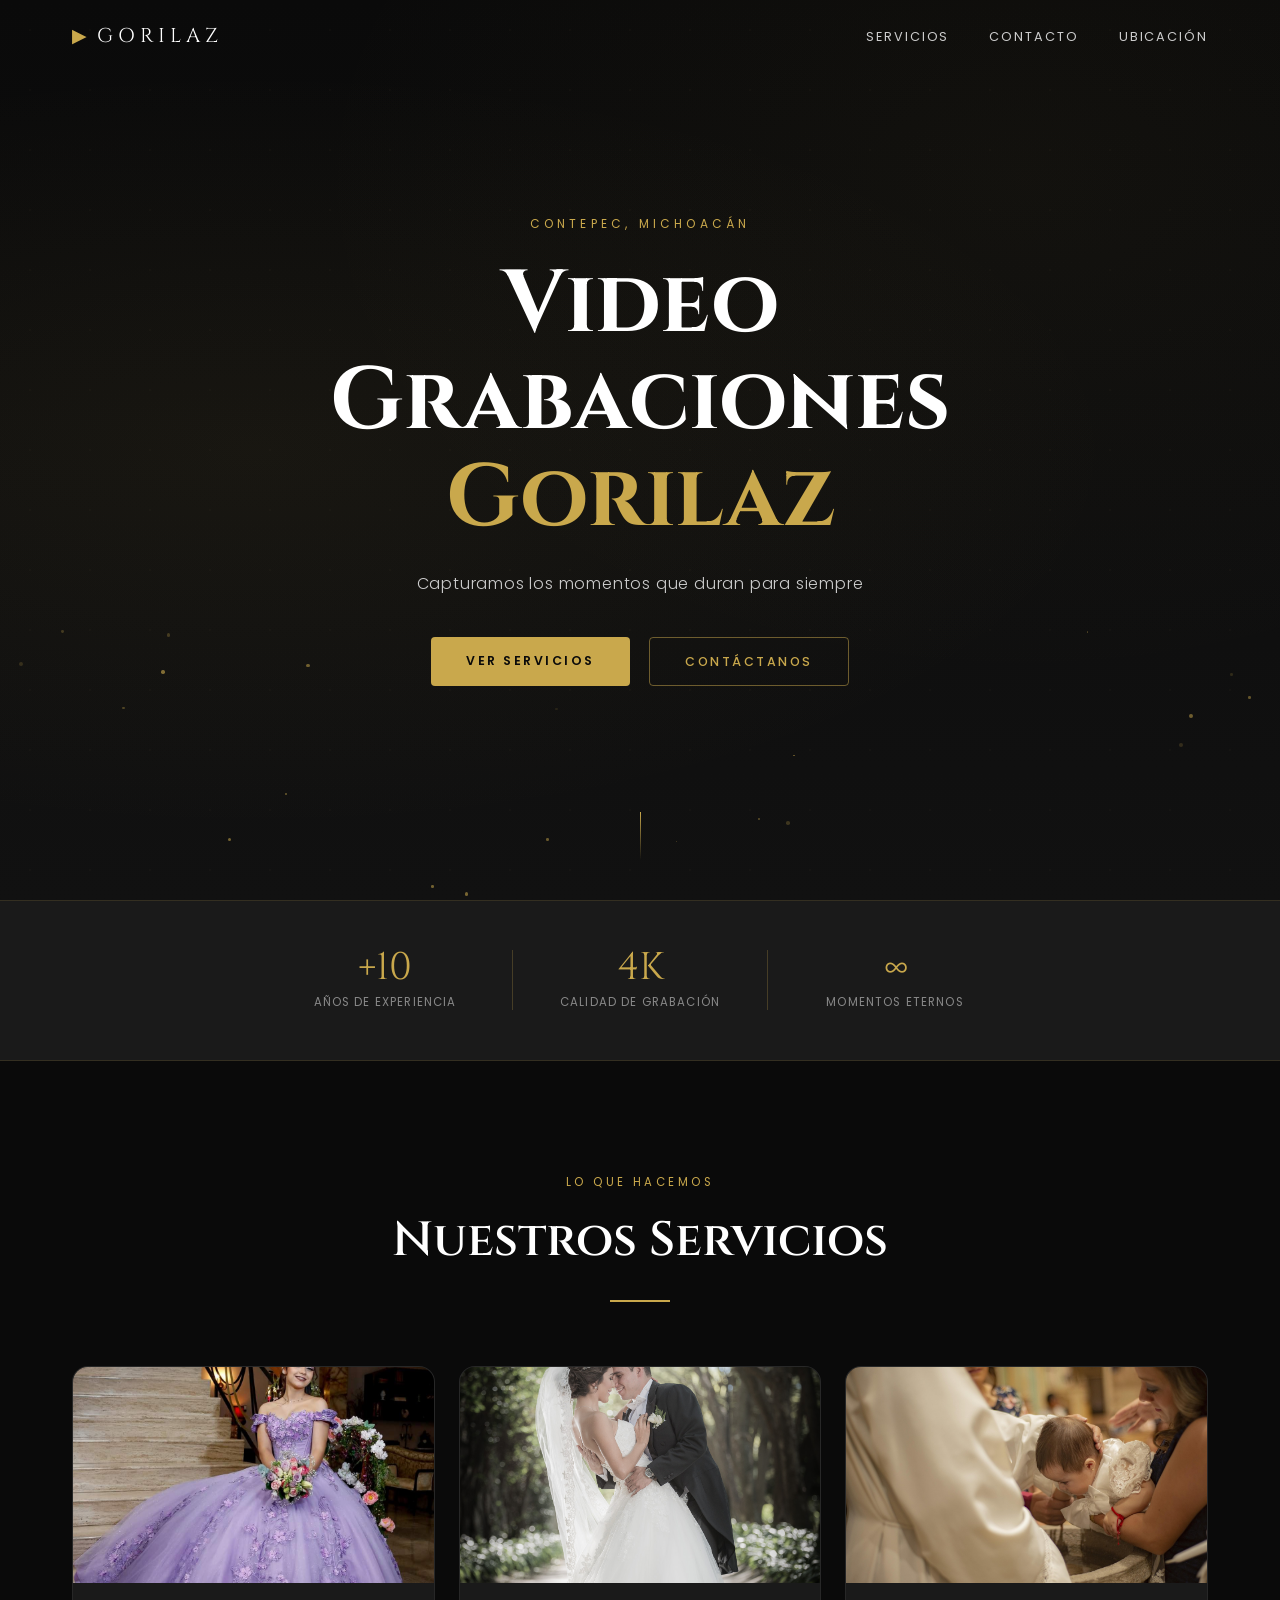
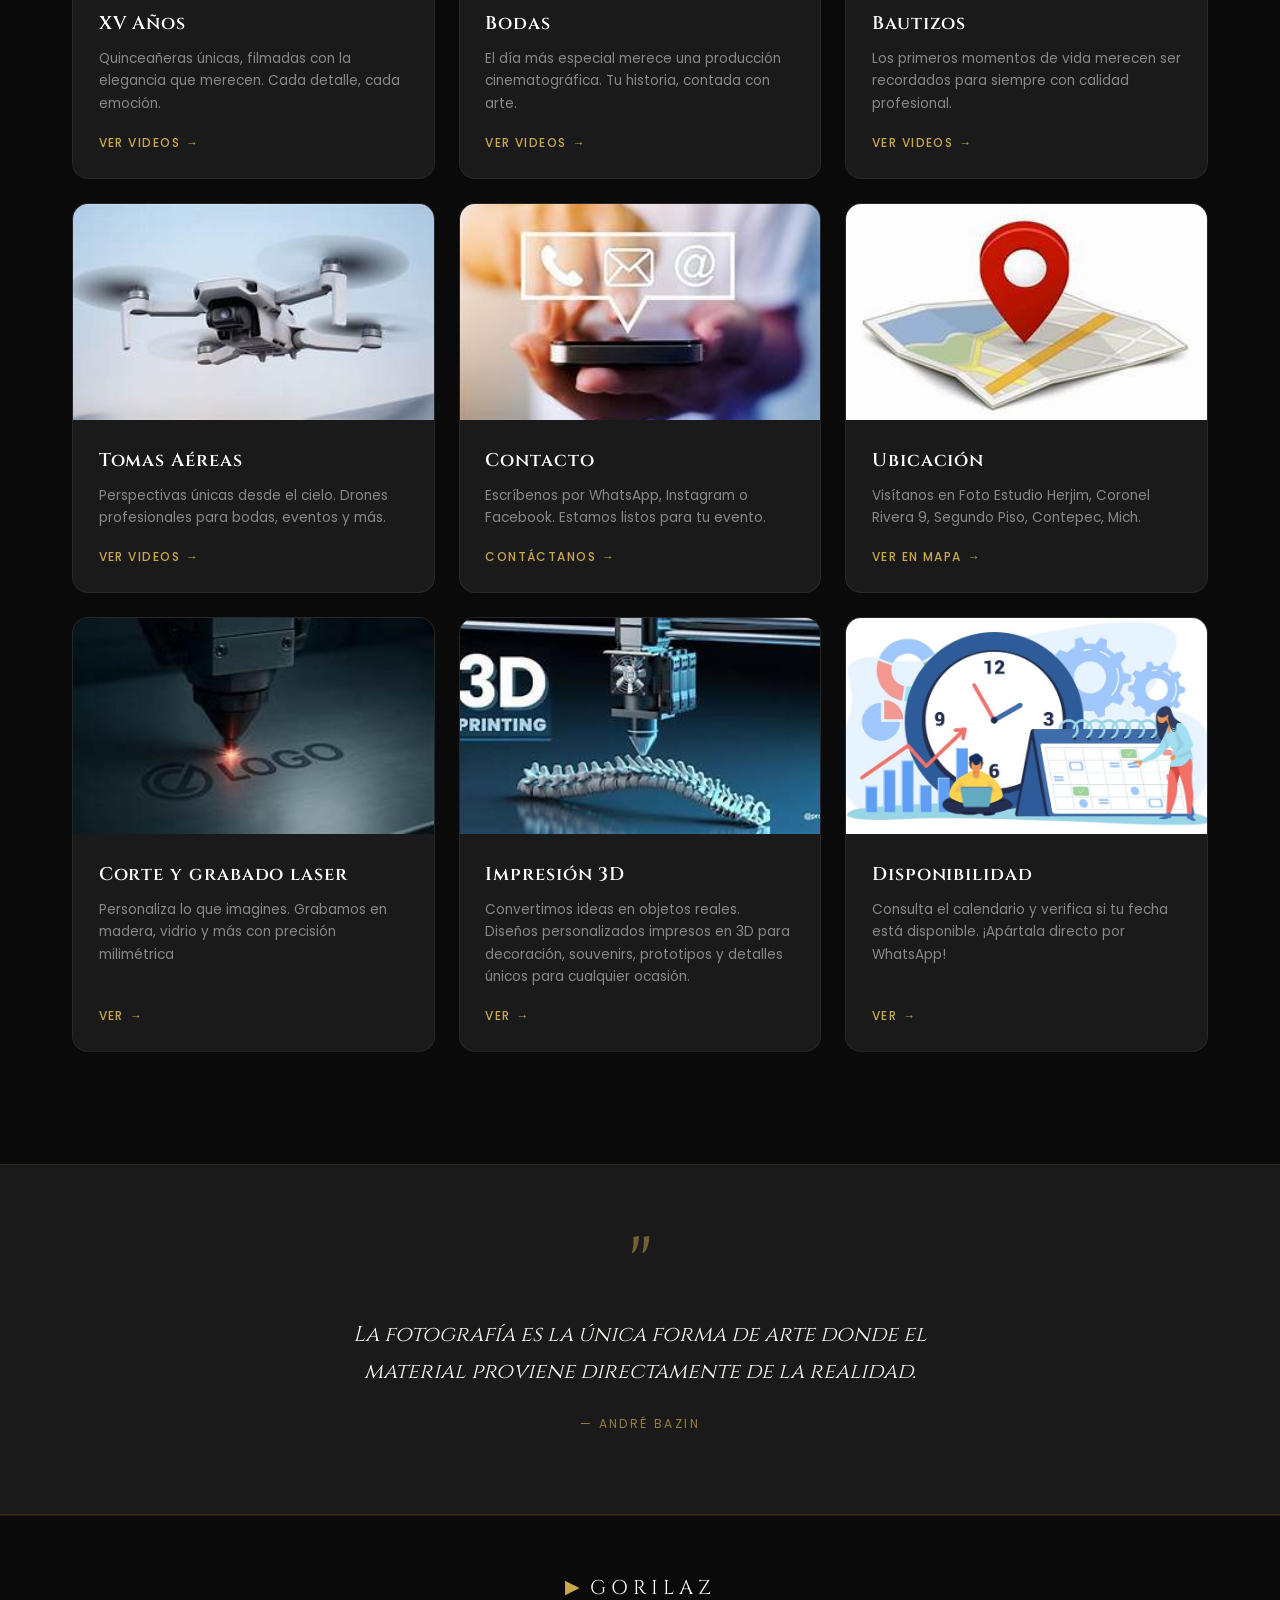
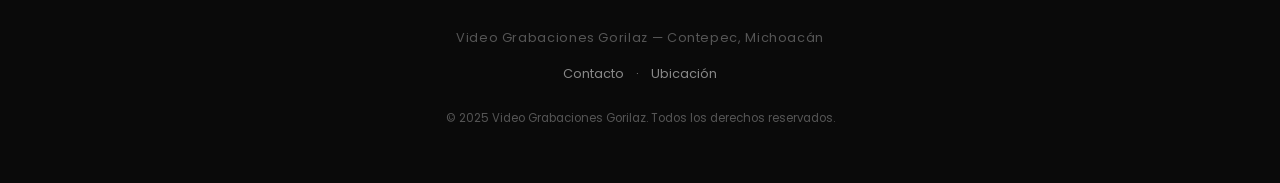
<file: index.html>
<!DOCTYPE html>
<html lang="es">
<head>
  <meta charset="UTF-8" />
  <meta name="viewport" content="width=device-width, initial-scale=1.0" />
  <title>Video Grabaciones Gorilaz</title>
  <link rel="preconnect" href="https://fonts.googleapis.com" />
  <link rel="preconnect" href="https://fonts.gstatic.com" crossorigin />
  <link href="https://fonts.googleapis.com/css2?family=Cinzel:wght@400;600;700&family=Poppins:wght@300;400;500;600&display=swap" rel="stylesheet" />
  <link rel="stylesheet" href="css/style.css" />
  <link rel="stylesheet" href="css/animations.css" />
</head>
<body>

  <!-- ===== NAVBAR ===== -->
  <nav class="navbar" id="navbar">
    <div class="nav-container">
      <div class="nav-logo">
        <span class="logo-icon">▶</span>
        <span class="logo-text">GORILAZ</span>
      </div>
      <ul class="nav-links">
        <li><a href="#servicios">Servicios</a></li>
        <li><a href="pages/contacto.html">Contacto</a></li>
        <li><a href="pages/ubicacion.html">Ubicación</a></li>
      </ul>
      <button class="hamburger" id="hamburger" aria-label="Menú">
        <span></span><span></span><span></span>
      </button>
    </div>
  </nav>

  <!-- ===== HERO ===== -->
  <header class="hero">
    <div class="hero-overlay"></div>
    <div class="hero-particles" id="particles"></div>
    <div class="hero-content">
      <p class="hero-eyebrow">Contepec, Michoacán</p>
      <h1 class="hero-title">
        <span class="line">Video Grabaciones</span>
        <span class="line gold">Gorilaz</span>
      </h1>
      <p class="hero-subtitle">Capturamos los momentos que duran para siempre</p>
      <div class="hero-cta">
        <a href="#servicios" class="btn-primary">Ver Servicios</a>
        <a href="pages/contacto.html" class="btn-outline">Contáctanos</a>
      </div>
    </div>
    <div class="hero-scroll">
      <span></span>
      <div class="scroll-line"></div>
    </div>
  </header>

  <!-- ===== INTRO BAND ===== -->
  <section class="intro-band">
    <div class="band-grid">
      <div class="band-item">
        <span class="band-number">+10</span>
        <span class="band-label">Años de experiencia</span>
      </div>
      <div class="band-divider"></div>
      <div class="band-item">
        <span class="band-number">4K</span>
        <span class="band-label">Calidad de grabación</span>
      </div>
      <div class="band-divider"></div>
      <div class="band-item">
        <span class="band-number">∞</span>
        <span class="band-label">Momentos eternos</span>
      </div>
    </div>
  </section>

  <!-- ===== SERVICIOS ===== -->
  <section class="servicios" id="servicios">
    <div class="section-header">
      <p class="section-eyebrow">Lo que hacemos</p>
      <h2 class="section-title">Nuestros Servicios</h2>
      <div class="gold-line"></div>
    </div>

    <div class="cards-grid">

      <a href="pages/15anos.html" class="card" data-service="xv">
        <div class="card-img-wrap">
          <img src="images/servicios/15anos.jpg" alt="XV Años" class="card-img" loading="lazy"
               onerror="this.style.display='none'; this.parentElement.classList.add('no-img')" />
          <div class="card-placeholder">
            <span class="card-icon">♛</span>
          </div>
        </div>
        <div class="card-body">
          <h3 class="card-title">XV Años</h3>
          <p class="card-desc">Quinceañeras únicas, filmadas con la elegancia que merecen. Cada detalle, cada emoción.</p>
          <span class="card-link">Ver videos <span class="arrow">→</span></span>
        </div>
        <div class="card-glow"></div>
      </a>

      <a href="pages/bodas.html" class="card" data-service="bodas">
        <div class="card-img-wrap">
          <img src="images/servicios/boda.jpg" alt="Bodas" class="card-img" loading="lazy"
               onerror="this.style.display='none'; this.parentElement.classList.add('no-img')" />
          <div class="card-placeholder">
            <span class="card-icon">♥</span>
          </div>
        </div>
        <div class="card-body">
          <h3 class="card-title">Bodas</h3>
          <p class="card-desc">El día más especial merece una producción cinematográfica. Tu historia, contada con arte.</p>
          <span class="card-link">Ver videos <span class="arrow">→</span></span>
        </div>
        <div class="card-glow"></div>
      </a>

      <a href="pages/bautizos.html" class="card" data-service="bautizos">
        <div class="card-img-wrap">
          <img src="images/servicios/bautizo.jpg" alt="Bautizos" class="card-img" loading="lazy"
               onerror="this.style.display='none'; this.parentElement.classList.add('no-img')" />
          <div class="card-placeholder">
            <span class="card-icon">✦</span>
          </div>
        </div>
        <div class="card-body">
          <h3 class="card-title">Bautizos</h3>
          <p class="card-desc">Los primeros momentos de vida merecen ser recordados para siempre con calidad profesional.</p>
          <span class="card-link">Ver videos <span class="arrow">→</span></span>
        </div>
        <div class="card-glow"></div>
      </a>

      <a href="pages/aereas.html" class="card" data-service="aereas">
        <div class="card-img-wrap">
          <img src="images/servicios/aereas.jpg" alt="Tomas Aéreas" class="card-img" loading="lazy"
               onerror="this.style.display='none'; this.parentElement.classList.add('no-img')" />
          <div class="card-placeholder">
            <span class="card-icon">◈</span>
          </div>
        </div>
        <div class="card-body">
          <h3 class="card-title">Tomas Aéreas</h3>
          <p class="card-desc">Perspectivas únicas desde el cielo. Drones profesionales para bodas, eventos y más.</p>
          <span class="card-link">Ver videos <span class="arrow">→</span></span>
        </div>
        <div class="card-glow"></div>
      </a>

      <a href="pages/contacto.html" class="card card-dark" data-service="contacto">
        <div class="card-img-wrap">
          <img src="images/servicios/contacto.jpg" alt="Tomas Aéreas" class="card-img" loading="lazy"
               onerror="this.style.display='none'; this.parentElement.classList.add('no-img')" />
          <div class="card-placeholder">
            <span class="card-icon">✉</span>
          </div>
        </div>
        <div class="card-body">
          <h3 class="card-title">Contacto</h3>
          <p class="card-desc">Escríbenos por WhatsApp, Instagram o Facebook. Estamos listos para tu evento.</p>
          <span class="card-link">Contáctanos <span class="arrow">→</span></span>
        </div>
        <div class="card-glow"></div>
      </a>

      <a href="pages/ubicacion.html" class="card card-dark" data-service="ubicacion">
        <div class="card-img-wrap">
          <img src="images/servicios/ubicacion.jpg" alt="Tomas Aéreas" class="card-img" loading="lazy"
               onerror="this.style.display='none'; this.parentElement.classList.add('no-img')" />
          <div class="card-placeholder">
            <span class="card-icon">⌖</span>
          </div>
        </div>
        <div class="card-body">
          <h3 class="card-title">Ubicación</h3>
          <p class="card-desc">Visítanos en Foto Estudio Herjim, Coronel Rivera 9, Segundo Piso, Contepec, Mich.</p>
          <span class="card-link">Ver en mapa <span class="arrow">→</span></span>
        </div>
        <div class="card-glow"></div>
      </a>

      <a href="pages/cortelaser.html" class="card" data-service="xv">
        <div class="card-img-wrap">
          <img src="images/servicios/cortelaser.jpg" alt="XV Años" class="card-img" loading="lazy"
               onerror="this.style.display='none'; this.parentElement.classList.add('no-img')" />
          <div class="card-placeholder">
            <span class="card-icon">♛</span>
          </div>
        </div>
        <div class="card-body">
          <h3 class="card-title">Corte y grabado laser</h3>
          <p class="card-desc">Personaliza lo que imagines. Grabamos en madera, vidrio y más con precisión milimétrica</p>
          <span class="card-link">Ver <span class="arrow">→</span></span>
        </div>
        <div class="card-glow"></div>
      </a>

      <a href="pages/impresion3D.html" class="card" data-service="xv">
        <div class="card-img-wrap">
          <img src="images/servicios/impresion3D.jpg" alt="XV Años" class="card-img" loading="lazy"
               onerror="this.style.display='none'; this.parentElement.classList.add('no-img')" />
          <div class="card-placeholder">
            <span class="card-icon">♛</span>
          </div>
        </div>
        <div class="card-body">
          <h3 class="card-title">Impresión 3D</h3>
          <p class="card-desc">Convertimos ideas en objetos reales. Diseños personalizados impresos en 3D para decoración, souvenirs, prototipos y detalles únicos para cualquier ocasión.</p>
          <span class="card-link">Ver <span class="arrow">→</span></span>
        </div>
        <div class="card-glow"></div>
      </a>

      <a href="pages/calendario.html" class="card" data-service="xv">
        <div class="card-img-wrap">
          <img src="images/servicios/disponibilidad.jpg" alt="XV Años" class="card-img" loading="lazy"
               onerror="this.style.display='none'; this.parentElement.classList.add('no-img')" />
          <div class="card-placeholder">
            <span class="card-icon">♛</span>
          </div>
        </div>
        <div class="card-body">
          <h3 class="card-title">Disponibilidad</h3>
          <p class="card-desc">Consulta el calendario y verifica si tu fecha está disponible. ¡Apártala directo por WhatsApp!</p>
          <span class="card-link">Ver <span class="arrow">→</span></span>
        </div>
        <div class="card-glow"></div>
      </a>
      
    </div>
  </section>

  <!-- ===== QUOTE BAND ===== -->
  <section class="quote-band">
    <div class="quote-content">
      <div class="quote-mark">"</div>
      <p class="quote-text">La fotografía es la única forma de arte donde el material proviene directamente de la realidad.</p>
      <p class="quote-author">— André Bazin</p>
    </div>
  </section>

  <!-- ===== FOOTER ===== -->
  <footer class="footer">
    <div class="footer-inner">
      <div class="footer-logo">
        <span class="logo-icon">▶</span>
        <span class="logo-text">GORILAZ</span>
      </div>
      <p class="footer-tagline">Video Grabaciones Gorilaz — Contepec, Michoacán</p>
      <div class="footer-links">
        <a href="pages/contacto.html">Contacto</a>
        <span>·</span>
        <a href="pages/ubicacion.html">Ubicación</a>
      </div>
      <p class="footer-copy">&copy; 2025 Video Grabaciones Gorilaz. Todos los derechos reservados.</p>
    </div>
  </footer>

  <script src="js/main.js"></script>
</body>
</html>
</file>
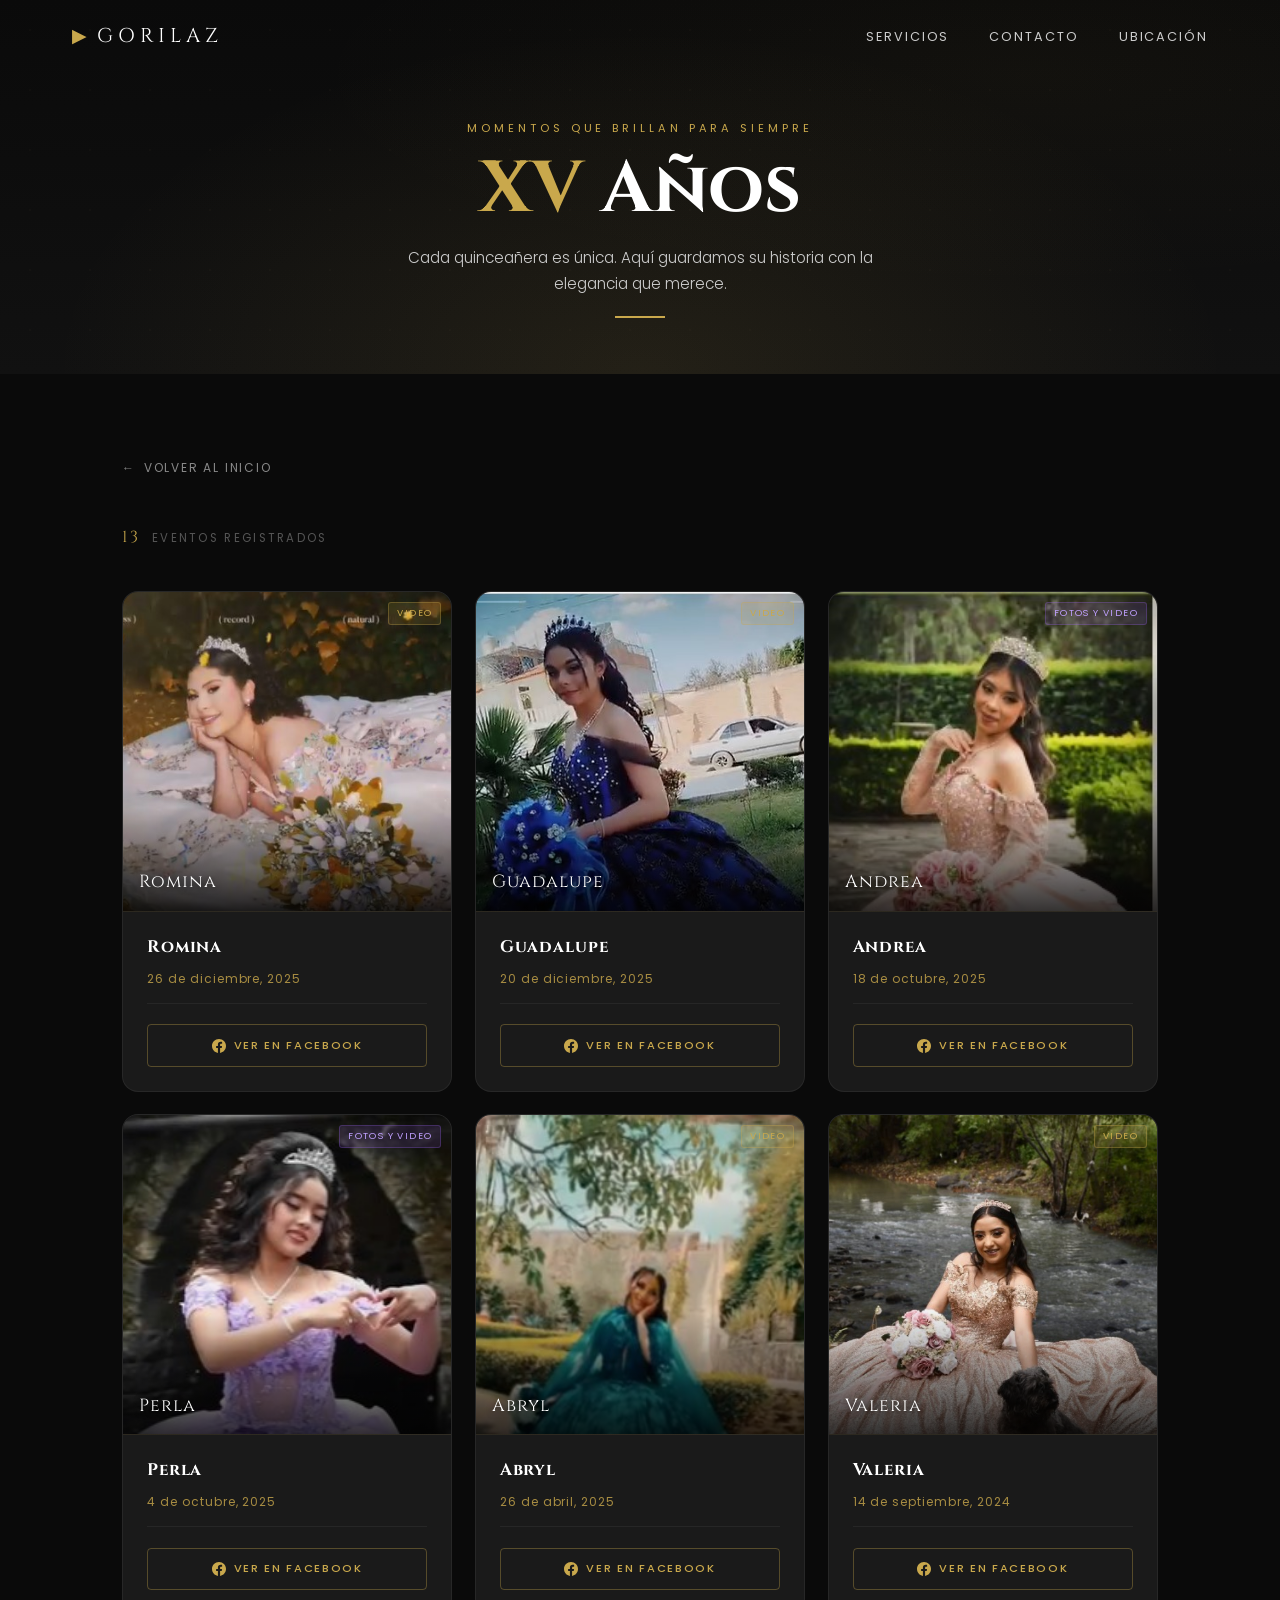
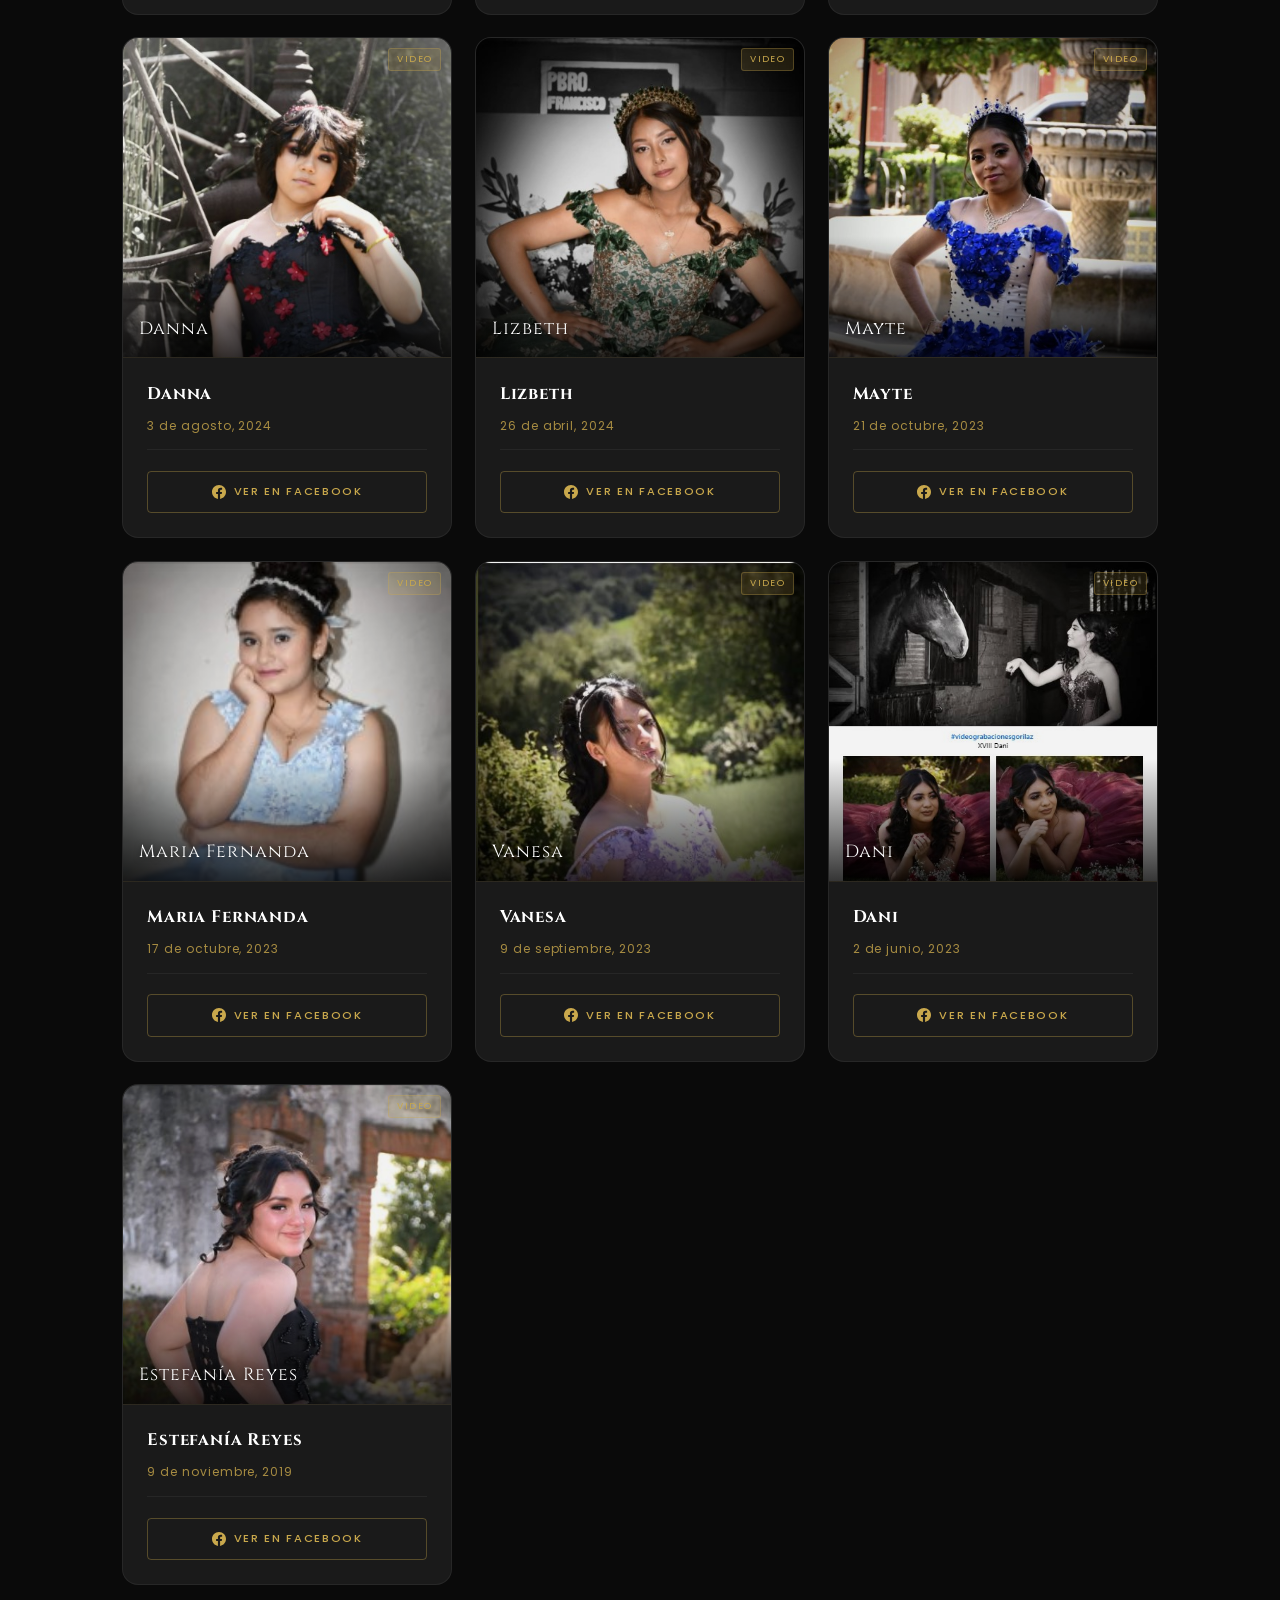
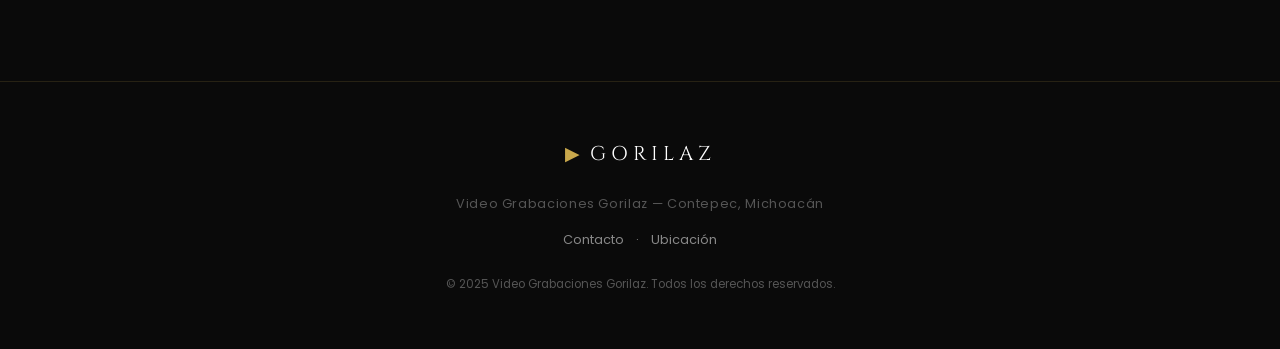
<file: pages/15anos.html>
<!DOCTYPE html>
<html lang="es">
<head>
  <meta charset="UTF-8" />
  <meta name="viewport" content="width=device-width, initial-scale=1.0" />
  <title>XV Años — Video Grabaciones Gorilaz</title>
  <link rel="preconnect" href="https://fonts.googleapis.com" />
  <link rel="preconnect" href="https://fonts.gstatic.com" crossorigin />
  <link href="https://fonts.googleapis.com/css2?family=Cinzel:wght@400;600;700&family=Poppins:wght@300;400;500;600&display=swap" rel="stylesheet" />
  <link rel="stylesheet" href="../css/style.css" />
  <link rel="stylesheet" href="../css/animations.css" />
  <style>
    .page-hero {
      min-height: 40vh;
      display: flex;
      align-items: flex-end;
      justify-content: center;
      padding: calc(var(--nav-h) + 3rem) 2rem 3.5rem;
      text-align: center;
      background:
        radial-gradient(ellipse at 50% 100%, rgba(201,168,76,0.1) 0%, transparent 65%),
        radial-gradient(ellipse at 80% 20%, rgba(201,168,76,0.04) 0%, transparent 50%),
        linear-gradient(180deg, #0A0A0A 0%, #111 100%);
      position: relative;
      overflow: hidden;
    }
    .page-hero::before {
      content: '';
      position: absolute;
      inset: 0;
      background: url("data:image/svg+xml,%3Csvg width='60' height='60' viewBox='0 0 60 60' xmlns='http://www.w3.org/2000/svg'%3E%3Cg fill='none'%3E%3Cg fill='%23C9A84C' fill-opacity='0.03'%3E%3Ccircle cx='30' cy='30' r='1'/%3E%3C/g%3E%3C/g%3E%3C/svg%3E");
      pointer-events: none;
    }
    .page-hero-content { position: relative; z-index: 1; }
    .page-eyebrow {
      font-size: 0.7rem;
      letter-spacing: 0.35em;
      text-transform: uppercase;
      color: var(--gold);
      margin-bottom: 0.75rem;
    }
    .page-title {
      font-family: var(--font-display);
      font-size: clamp(2.5rem, 6vw, 4.5rem);
      font-weight: 700;
      line-height: 1.1;
      margin-bottom: 1rem;
    }
    .page-title .roman {
      color: var(--gold);
    }
    .page-desc {
      font-size: 0.95rem;
      color: var(--gray-2);
      font-weight: 300;
      max-width: 480px;
      margin: 0 auto;
      line-height: 1.7;
    }
    .page-gold-line {
      width: 50px;
      height: 2px;
      background: var(--gold);
      margin: 1.2rem auto 0;
    }

    /* ===== EVENTOS ===== */
    .eventos-section {
      max-width: 1100px;
      margin: 0 auto;
      padding: 5rem 2rem 6rem;
    }
    .back-link {
      display: inline-flex;
      align-items: center;
      gap: 8px;
      font-size: 0.75rem;
      letter-spacing: 0.15em;
      text-transform: uppercase;
      color: var(--gray-3);
      margin-bottom: 3rem;
      transition: color var(--transition);
    }
    .back-link:hover { color: var(--gold); }
    .back-arrow { transition: transform var(--transition); }
    .back-link:hover .back-arrow { transform: translateX(-4px); }

    /* Contador */
    .eventos-meta {
      display: flex;
      align-items: center;
      justify-content: space-between;
      margin-bottom: 2.5rem;
      flex-wrap: wrap;
      gap: 1rem;
    }
    .eventos-count {
      font-size: 0.72rem;
      letter-spacing: 0.2em;
      text-transform: uppercase;
      color: var(--gray-4);
    }
    .eventos-count span {
      color: var(--gold);
      font-family: var(--font-display);
      font-size: 1rem;
      margin-right: 6px;
    }

    /* Grid de eventos */
    .eventos-grid {
      display: grid;
      grid-template-columns: repeat(3, 1fr);
      gap: 1.4rem;
    }

    .evento-card {
      background: var(--dark-2);
      border: 1px solid rgba(255,255,255,0.06);
      border-radius: var(--radius-lg);
      overflow: hidden;
      display: flex;
      flex-direction: column;
      transition: transform var(--transition), border-color var(--transition), box-shadow var(--transition);
      position: relative;
    }
    .evento-card:hover {
      transform: translateY(-5px);
      border-color: rgba(201,168,76,0.35);
      box-shadow: 0 16px 48px rgba(0,0,0,0.5), 0 0 20px rgba(201,168,76,0.07);
    }

    /* Cabecera decorativa de la tarjeta */
    .evento-card-header {
      height: 320px;
      background: linear-gradient(135deg, #1a1a1a, #222);
      display: flex;
      align-items: flex-end;
      justify-content: flex-start;
      position: relative;
      overflow: hidden;
      border-bottom: 1px solid rgba(201,168,76,0.1);
    }
    .evento-card-header img {
      position: absolute;
      inset: 0;
      width: 100%;
      height: 100%;
      object-fit: cover;
      object-position: top center;
      opacity: 0.95;
      transition: transform 0.5s ease, opacity var(--transition);
    }
    .evento-card:hover .evento-card-header img {
      transform: scale(1.04);
      opacity: 1;
    }
    /* Gradiente solo en la parte baja para el nombre */
    .evento-card-header::after {
      content: '';
      position: absolute;
      bottom: 0; left: 0; right: 0;
      height: 38%;
      background: linear-gradient(to top, rgba(0,0,0,0.78), transparent);
      z-index: 1;
      pointer-events: none;
    }
    /* Nombre encima de la foto */
    .foto-nombre-overlay {
      position: relative;
      z-index: 2;
      padding: 0 1rem 0.9rem;
      font-family: var(--font-display);
      font-size: 1.1rem;
      color: #fff;
      letter-spacing: 0.06em;
      text-shadow: 0 1px 6px rgba(0,0,0,0.7);
    }

    /* Tipo badge */
    .tipo-badge {
      position: absolute;
      top: 10px;
      right: 10px;
      font-size: 0.58rem;
      letter-spacing: 0.15em;
      text-transform: uppercase;
      padding: 3px 8px;
      border-radius: 3px;
      z-index: 2;
    }
    .tipo-video {
      background: rgba(201,168,76,0.15);
      color: var(--gold);
      border: 1px solid rgba(201,168,76,0.3);
    }
    .tipo-fotos {
      background: rgba(100,160,255,0.12);
      color: #7eb8ff;
      border: 1px solid rgba(100,160,255,0.25);
    }
    .tipo-mixto {
      background: rgba(160,100,255,0.12);
      color: #c0a0ff;
      border: 1px solid rgba(160,100,255,0.25);
    }

    .evento-card-body {
      padding: 1.4rem 1.5rem 1.5rem;
      display: flex;
      flex-direction: column;
      gap: 0.5rem;
      flex: 1;
    }
    .evento-nombre {
      font-family: var(--font-display);
      font-size: 1.05rem;
      color: var(--white);
      letter-spacing: 0.05em;
    }
    .evento-fecha {
      font-size: 0.75rem;
      color: var(--gold);
      letter-spacing: 0.08em;
      opacity: 0.8;
    }
    .evento-separador {
      height: 1px;
      background: rgba(255,255,255,0.05);
      margin: 0.4rem 0;
    }

    .btn-ver {
      display: inline-flex;
      align-items: center;
      justify-content: center;
      gap: 8px;
      margin-top: 0.4rem;
      padding: 0.7rem 1.2rem;
      background: transparent;
      border: 1px solid rgba(201,168,76,0.35);
      border-radius: var(--radius-sm);
      color: var(--gold);
      font-size: 0.7rem;
      font-weight: 500;
      letter-spacing: 0.15em;
      text-transform: uppercase;
      transition: background var(--transition), border-color var(--transition), transform var(--transition);
    }
    .btn-ver:hover {
      background: rgba(201,168,76,0.1);
      border-color: var(--gold);
      transform: translateY(-1px);
    }
    .btn-ver svg { flex-shrink: 0; }

    /* Video local */
    .video-local-wrap {
      margin-top: 0.6rem;
      border-radius: var(--radius-sm);
      overflow: hidden;
      background: #000;
    }
    .video-local-wrap video {
      width: 100%;
      display: block;
      max-height: 200px;
    }

    @media (max-width: 900px) {
      .eventos-grid { grid-template-columns: repeat(2, 1fr); }
    }
    @media (max-width: 580px) {
      .eventos-grid { grid-template-columns: 1fr; }
    }
  </style>
</head>
<body>

  <!-- NAVBAR -->
  <nav class="navbar" id="navbar">
    <div class="nav-container">
      <a href="../index.html" class="nav-logo">
        <span class="logo-icon">▶</span>
        <span class="logo-text">GORILAZ</span>
      </a>
      <ul class="nav-links">
        <li><a href="../index.html#servicios">Servicios</a></li>
        <li><a href="contacto.html">Contacto</a></li>
        <li><a href="ubicacion.html">Ubicación</a></li>
      </ul>
      <button class="hamburger" id="hamburger" aria-label="Menú">
        <span></span><span></span><span></span>
      </button>
    </div>
  </nav>

  <!-- HERO -->
  <header class="page-hero">
    <div class="page-hero-content">
      <p class="page-eyebrow">Momentos que brillan para siempre</p>
      <h1 class="page-title"><span class="roman">XV</span> Años</h1>
      <p class="page-desc">Cada quinceañera es única. Aquí guardamos su historia con la elegancia que merece.</p>
      <div class="page-gold-line"></div>
    </div>
  </header>

  <!-- EVENTOS -->
  <section class="eventos-section">

    <a href="../index.html" class="back-link reveal">
      <span class="back-arrow">←</span> Volver al inicio
    </a>

    <div class="eventos-meta reveal">
      <p class="eventos-count"><span>13</span> eventos registrados</p>
    </div>

    <div class="eventos-grid">

      <!-- 1. Romina -->
      <div class="evento-card reveal reveal-delay-1">
        <div class="evento-card-header">
          <img src="../images/servicios/15anos/romina.jpg" alt="Romina" />
          <div class="foto-nombre-overlay">Romina</div>
          <span class="tipo-badge tipo-video">Video</span>
        </div>
        <div class="evento-card-body">
          <h2 class="evento-nombre">Romina</h2>
          <p class="evento-fecha">26 de diciembre, 2025</p>
          <div class="evento-separador"></div>
          <a href="https://www.facebook.com/share/v/17N9vsR3qU/" target="_blank" rel="noopener" class="btn-ver">
            <svg width="14" height="14" viewBox="0 0 24 24" fill="currentColor" aria-hidden="true"><path d="M24 12.073c0-6.627-5.373-12-12-12s-12 5.373-12 12c0 5.99 4.388 10.954 10.125 11.854v-8.385H7.078v-3.47h3.047V9.43c0-3.007 1.792-4.669 4.533-4.669 1.312 0 2.686.235 2.686.235v2.953H15.83c-1.491 0-1.956.925-1.956 1.874v2.25h3.328l-.532 3.47h-2.796v8.385C19.612 23.027 24 18.062 24 12.073z"/></svg>
            Ver en Facebook
          </a>
        </div>
      </div>

      <!-- 2. Guadalupe -->
      <div class="evento-card reveal reveal-delay-2">
        <div class="evento-card-header">
          <img src="../images/servicios/15anos/guadalupe.jpg" alt="Guadalupe" />
          <div class="foto-nombre-overlay">Guadalupe</div>
          <span class="tipo-badge tipo-video">Video</span>
        </div>
        <div class="evento-card-body">
          <h2 class="evento-nombre">Guadalupe</h2>
          <p class="evento-fecha">20 de diciembre, 2025</p>
          <div class="evento-separador"></div>
          <a href="https://www.facebook.com/share/v/1L2eMExMnJ/" target="_blank" rel="noopener" class="btn-ver">
            <svg width="14" height="14" viewBox="0 0 24 24" fill="currentColor" aria-hidden="true"><path d="M24 12.073c0-6.627-5.373-12-12-12s-12 5.373-12 12c0 5.99 4.388 10.954 10.125 11.854v-8.385H7.078v-3.47h3.047V9.43c0-3.007 1.792-4.669 4.533-4.669 1.312 0 2.686.235 2.686.235v2.953H15.83c-1.491 0-1.956.925-1.956 1.874v2.25h3.328l-.532 3.47h-2.796v8.385C19.612 23.027 24 18.062 24 12.073z"/></svg>
            Ver en Facebook
          </a>
        </div>
      </div>

      <!-- 3. Andrea -->
      <div class="evento-card reveal reveal-delay-3">
        <div class="evento-card-header">
          <img src="../images/servicios/15anos/andrea.jpg" alt="Andrea" />
          <div class="foto-nombre-overlay">Andrea</div>
          <span class="tipo-badge tipo-mixto">Fotos y Video</span>
        </div>
        <div class="evento-card-body">
          <h2 class="evento-nombre">Andrea</h2>
          <p class="evento-fecha">18 de octubre, 2025</p>
          <div class="evento-separador"></div>
          <a href="https://www.facebook.com/share/r/1DfjMaNZaq/" target="_blank" rel="noopener" class="btn-ver">
            <svg width="14" height="14" viewBox="0 0 24 24" fill="currentColor" aria-hidden="true"><path d="M24 12.073c0-6.627-5.373-12-12-12s-12 5.373-12 12c0 5.99 4.388 10.954 10.125 11.854v-8.385H7.078v-3.47h3.047V9.43c0-3.007 1.792-4.669 4.533-4.669 1.312 0 2.686.235 2.686.235v2.953H15.83c-1.491 0-1.956.925-1.956 1.874v2.25h3.328l-.532 3.47h-2.796v8.385C19.612 23.027 24 18.062 24 12.073z"/></svg>
            Ver en Facebook
          </a>
        </div>
      </div>

      <!-- 4. Perla -->
      <div class="evento-card reveal reveal-delay-4">
        <div class="evento-card-header">
          <img src="../images/servicios/15anos/perla.jpg" alt="Perla" />
          <div class="foto-nombre-overlay">Perla</div>
          <span class="tipo-badge tipo-mixto">Fotos y Video</span>
        </div>
        <div class="evento-card-body">
          <h2 class="evento-nombre">Perla</h2>
          <p class="evento-fecha">4 de octubre, 2025</p>
          <div class="evento-separador"></div>
          <a href="https://www.facebook.com/share/r/14enmdXsucY/" target="_blank" rel="noopener" class="btn-ver">
            <svg width="14" height="14" viewBox="0 0 24 24" fill="currentColor" aria-hidden="true"><path d="M24 12.073c0-6.627-5.373-12-12-12s-12 5.373-12 12c0 5.99 4.388 10.954 10.125 11.854v-8.385H7.078v-3.47h3.047V9.43c0-3.007 1.792-4.669 4.533-4.669 1.312 0 2.686.235 2.686.235v2.953H15.83c-1.491 0-1.956.925-1.956 1.874v2.25h3.328l-.532 3.47h-2.796v8.385C19.612 23.027 24 18.062 24 12.073z"/></svg>
            Ver en Facebook
          </a>
        </div>
      </div>

      <!-- 5. Abryl -->
      <div class="evento-card reveal reveal-delay-5">
        <div class="evento-card-header">
          <img src="../images/servicios/15anos/abryl.jpg" alt="Abryl" />
          <div class="foto-nombre-overlay">Abryl</div>
          <span class="tipo-badge tipo-video">Video</span>
        </div>
        <div class="evento-card-body">
          <h2 class="evento-nombre">Abryl</h2>
          <p class="evento-fecha">26 de abril, 2025</p>
          <div class="evento-separador"></div>
          <a href="https://www.facebook.com/share/v/1Fq9pmLU9n/" target="_blank" rel="noopener" class="btn-ver">
            <svg width="14" height="14" viewBox="0 0 24 24" fill="currentColor" aria-hidden="true"><path d="M24 12.073c0-6.627-5.373-12-12-12s-12 5.373-12 12c0 5.99 4.388 10.954 10.125 11.854v-8.385H7.078v-3.47h3.047V9.43c0-3.007 1.792-4.669 4.533-4.669 1.312 0 2.686.235 2.686.235v2.953H15.83c-1.491 0-1.956.925-1.956 1.874v2.25h3.328l-.532 3.47h-2.796v8.385C19.612 23.027 24 18.062 24 12.073z"/></svg>
            Ver en Facebook
          </a>
        </div>
      </div>

      <!-- 6. Valeria -->
      <div class="evento-card reveal reveal-delay-6">
        <div class="evento-card-header">
          <img src="../images/servicios/15anos/valeria.jpg" alt="Valeria" />
          <div class="foto-nombre-overlay">Valeria</div>
          <span class="tipo-badge tipo-video">Video</span>
        </div>
        <div class="evento-card-body">
          <h2 class="evento-nombre">Valeria</h2>
          <p class="evento-fecha">14 de septiembre, 2024</p>
          <div class="evento-separador"></div>
          <a href="https://www.facebook.com/share/p/1KbPsrFcEf/" target="_blank" rel="noopener" class="btn-ver">
            <svg width="14" height="14" viewBox="0 0 24 24" fill="currentColor" aria-hidden="true"><path d="M24 12.073c0-6.627-5.373-12-12-12s-12 5.373-12 12c0 5.99 4.388 10.954 10.125 11.854v-8.385H7.078v-3.47h3.047V9.43c0-3.007 1.792-4.669 4.533-4.669 1.312 0 2.686.235 2.686.235v2.953H15.83c-1.491 0-1.956.925-1.956 1.874v2.25h3.328l-.532 3.47h-2.796v8.385C19.612 23.027 24 18.062 24 12.073z"/></svg>
            Ver en Facebook
          </a>
        </div>
      </div>

      <!-- 7. Danna -->
      <div class="evento-card reveal reveal-delay-1">
        <div class="evento-card-header">
          <img src="../images/servicios/15anos/danna.jpg" alt="Danna" />
          <div class="foto-nombre-overlay">Danna</div>
          <span class="tipo-badge tipo-video">Video</span>
        </div>
        <div class="evento-card-body">
          <h2 class="evento-nombre">Danna</h2>
          <p class="evento-fecha">3 de agosto, 2024</p>
          <div class="evento-separador"></div>
          <a href="https://www.facebook.com/share/p/1CoisFLif3/" target="_blank" rel="noopener" class="btn-ver">
            <svg width="14" height="14" viewBox="0 0 24 24" fill="currentColor" aria-hidden="true"><path d="M24 12.073c0-6.627-5.373-12-12-12s-12 5.373-12 12c0 5.99 4.388 10.954 10.125 11.854v-8.385H7.078v-3.47h3.047V9.43c0-3.007 1.792-4.669 4.533-4.669 1.312 0 2.686.235 2.686.235v2.953H15.83c-1.491 0-1.956.925-1.956 1.874v2.25h3.328l-.532 3.47h-2.796v8.385C19.612 23.027 24 18.062 24 12.073z"/></svg>
            Ver en Facebook
          </a>
        </div>
      </div>

      <!-- 8. Lizbeth -->
      <div class="evento-card reveal reveal-delay-2">
        <div class="evento-card-header">
          <img src="../images/servicios/15anos/lizbeth.jpg" alt="Lizbeth" />
          <div class="foto-nombre-overlay">Lizbeth</div>
          <span class="tipo-badge tipo-video">Video</span>
        </div>
        <div class="evento-card-body">
          <h2 class="evento-nombre">Lizbeth</h2>
          <p class="evento-fecha">26 de abril, 2024</p>
          <div class="evento-separador"></div>
          <a href="https://www.facebook.com/share/p/1JwcsFG5zc/" target="_blank" rel="noopener" class="btn-ver">
            <svg width="14" height="14" viewBox="0 0 24 24" fill="currentColor" aria-hidden="true"><path d="M24 12.073c0-6.627-5.373-12-12-12s-12 5.373-12 12c0 5.99 4.388 10.954 10.125 11.854v-8.385H7.078v-3.47h3.047V9.43c0-3.007 1.792-4.669 4.533-4.669 1.312 0 2.686.235 2.686.235v2.953H15.83c-1.491 0-1.956.925-1.956 1.874v2.25h3.328l-.532 3.47h-2.796v8.385C19.612 23.027 24 18.062 24 12.073z"/></svg>
            Ver en Facebook
          </a>
        </div>
      </div>

      <!-- 9. Mayte -->
      <div class="evento-card reveal reveal-delay-3">
        <div class="evento-card-header">
          <img src="../images/servicios/15anos/mayte.jpg" alt="Mayte" />
          <div class="foto-nombre-overlay">Mayte</div>
          <span class="tipo-badge tipo-video">Video</span>
        </div>
        <div class="evento-card-body">
          <h2 class="evento-nombre">Mayte</h2>
          <p class="evento-fecha">21 de octubre, 2023</p>
          <div class="evento-separador"></div>
          <a href="https://www.facebook.com/share/p/1DD9uUCR5F/" target="_blank" rel="noopener" class="btn-ver">
            <svg width="14" height="14" viewBox="0 0 24 24" fill="currentColor" aria-hidden="true"><path d="M24 12.073c0-6.627-5.373-12-12-12s-12 5.373-12 12c0 5.99 4.388 10.954 10.125 11.854v-8.385H7.078v-3.47h3.047V9.43c0-3.007 1.792-4.669 4.533-4.669 1.312 0 2.686.235 2.686.235v2.953H15.83c-1.491 0-1.956.925-1.956 1.874v2.25h3.328l-.532 3.47h-2.796v8.385C19.612 23.027 24 18.062 24 12.073z"/></svg>
            Ver en Facebook
          </a>
        </div>
      </div>

      <!-- 10. Maria Fernanda -->
      <div class="evento-card reveal reveal-delay-4">
        <div class="evento-card-header">
          <img src="../images/servicios/15anos/maria-fernanda.jpg" alt="Maria Fernanda" />
          <div class="foto-nombre-overlay">Maria Fernanda</div>
          <span class="tipo-badge tipo-video">Video</span>
        </div>
        <div class="evento-card-body">
          <h2 class="evento-nombre">Maria Fernanda</h2>
          <p class="evento-fecha">17 de octubre, 2023</p>
          <div class="evento-separador"></div>
          <a href="https://www.facebook.com/share/p/1GXceo7L1n/" target="_blank" rel="noopener" class="btn-ver">
            <svg width="14" height="14" viewBox="0 0 24 24" fill="currentColor" aria-hidden="true"><path d="M24 12.073c0-6.627-5.373-12-12-12s-12 5.373-12 12c0 5.99 4.388 10.954 10.125 11.854v-8.385H7.078v-3.47h3.047V9.43c0-3.007 1.792-4.669 4.533-4.669 1.312 0 2.686.235 2.686.235v2.953H15.83c-1.491 0-1.956.925-1.956 1.874v2.25h3.328l-.532 3.47h-2.796v8.385C19.612 23.027 24 18.062 24 12.073z"/></svg>
            Ver en Facebook
          </a>
        </div>
      </div>

      <!-- 11. Vanesa -->
      <div class="evento-card reveal reveal-delay-5">
        <div class="evento-card-header">
          <img src="../images/servicios/15anos/vanesa.jpg" alt="Vanesa" />
          <div class="foto-nombre-overlay">Vanesa</div>
          <span class="tipo-badge tipo-video">Video</span>
        </div>
        <div class="evento-card-body">
          <h2 class="evento-nombre">Vanesa</h2>
          <p class="evento-fecha">9 de septiembre, 2023</p>
          <div class="evento-separador"></div>
          <a href="https://www.facebook.com/share/p/1DbJrH3pZn/" target="_blank" rel="noopener" class="btn-ver">
            <svg width="14" height="14" viewBox="0 0 24 24" fill="currentColor" aria-hidden="true"><path d="M24 12.073c0-6.627-5.373-12-12-12s-12 5.373-12 12c0 5.99 4.388 10.954 10.125 11.854v-8.385H7.078v-3.47h3.047V9.43c0-3.007 1.792-4.669 4.533-4.669 1.312 0 2.686.235 2.686.235v2.953H15.83c-1.491 0-1.956.925-1.956 1.874v2.25h3.328l-.532 3.47h-2.796v8.385C19.612 23.027 24 18.062 24 12.073z"/></svg>
            Ver en Facebook
          </a>
        </div>
      </div>

      <!-- 12. Dani -->
      <div class="evento-card reveal reveal-delay-6">
        <div class="evento-card-header">
          <img src="../images/servicios/15anos/dani.jpg" alt="Dani" />
          <div class="foto-nombre-overlay">Dani</div>
          <span class="tipo-badge tipo-video">Video</span>
        </div>
        <div class="evento-card-body">
          <h2 class="evento-nombre">Dani</h2>
          <p class="evento-fecha">2 de junio, 2023</p>
          <div class="evento-separador"></div>
          <a href="https://www.facebook.com/share/p/1D2EHwesN1/" target="_blank" rel="noopener" class="btn-ver">
            <svg width="14" height="14" viewBox="0 0 24 24" fill="currentColor" aria-hidden="true"><path d="M24 12.073c0-6.627-5.373-12-12-12s-12 5.373-12 12c0 5.99 4.388 10.954 10.125 11.854v-8.385H7.078v-3.47h3.047V9.43c0-3.007 1.792-4.669 4.533-4.669 1.312 0 2.686.235 2.686.235v2.953H15.83c-1.491 0-1.956.925-1.956 1.874v2.25h3.328l-.532 3.47h-2.796v8.385C19.612 23.027 24 18.062 24 12.073z"/></svg>
            Ver en Facebook
          </a>
        </div>
      </div>

      <!-- 13. Estefanía Reyes -->
      <div class="evento-card reveal reveal-delay-1">
        <div class="evento-card-header">
          <img src="../images/servicios/15anos/estefania.jpg" alt="Estefanía Reyes" />
          <div class="foto-nombre-overlay">Estefanía Reyes</div>
          <span class="tipo-badge tipo-video">Video</span>
        </div>
        <div class="evento-card-body">
          <h2 class="evento-nombre">Estefanía Reyes</h2>
          <p class="evento-fecha">9 de noviembre, 2019</p>
          <div class="evento-separador"></div>
          <a href="https://www.facebook.com/share/p/19QMTAfVdR/" target="_blank" rel="noopener" class="btn-ver">
            <svg width="14" height="14" viewBox="0 0 24 24" fill="currentColor" aria-hidden="true"><path d="M24 12.073c0-6.627-5.373-12-12-12s-12 5.373-12 12c0 5.99 4.388 10.954 10.125 11.854v-8.385H7.078v-3.47h3.047V9.43c0-3.007 1.792-4.669 4.533-4.669 1.312 0 2.686.235 2.686.235v2.953H15.83c-1.491 0-1.956.925-1.956 1.874v2.25h3.328l-.532 3.47h-2.796v8.385C19.612 23.027 24 18.062 24 12.073z"/></svg>
            Ver en Facebook
          </a>
        </div>
      </div>
      

    </div>
  </section>

  <!-- FOOTER -->
  <footer class="footer">
    <div class="footer-inner">
      <div class="footer-logo">
        <span class="logo-icon">▶</span>
        <span class="logo-text">GORILAZ</span>
      </div>
      <p class="footer-tagline">Video Grabaciones Gorilaz — Contepec, Michoacán</p>
      <div class="footer-links">
        <a href="contacto.html">Contacto</a>
        <span>·</span>
        <a href="ubicacion.html">Ubicación</a>
      </div>
      <p class="footer-copy">&copy; 2025 Video Grabaciones Gorilaz. Todos los derechos reservados.</p>
    </div>
  </footer>

  <script src="../js/main.js"></script>
</body>
</html>
</file>
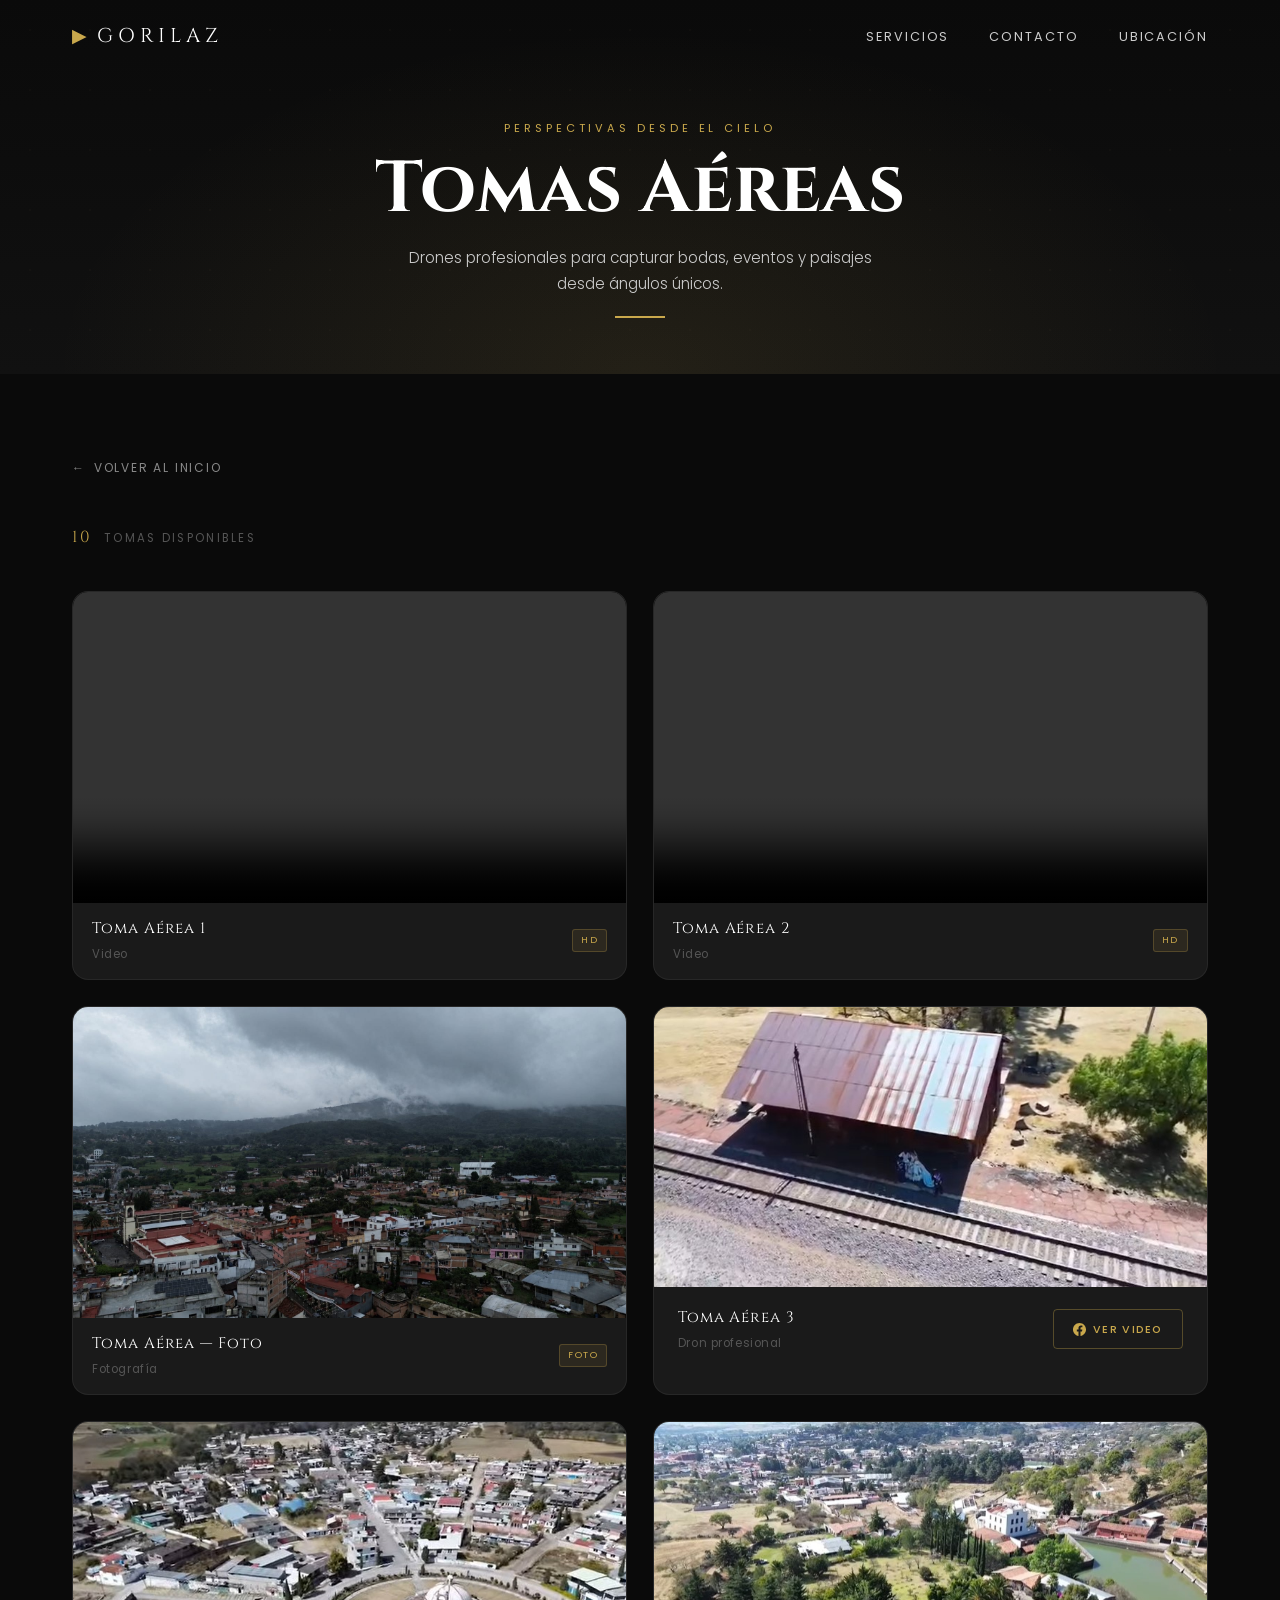
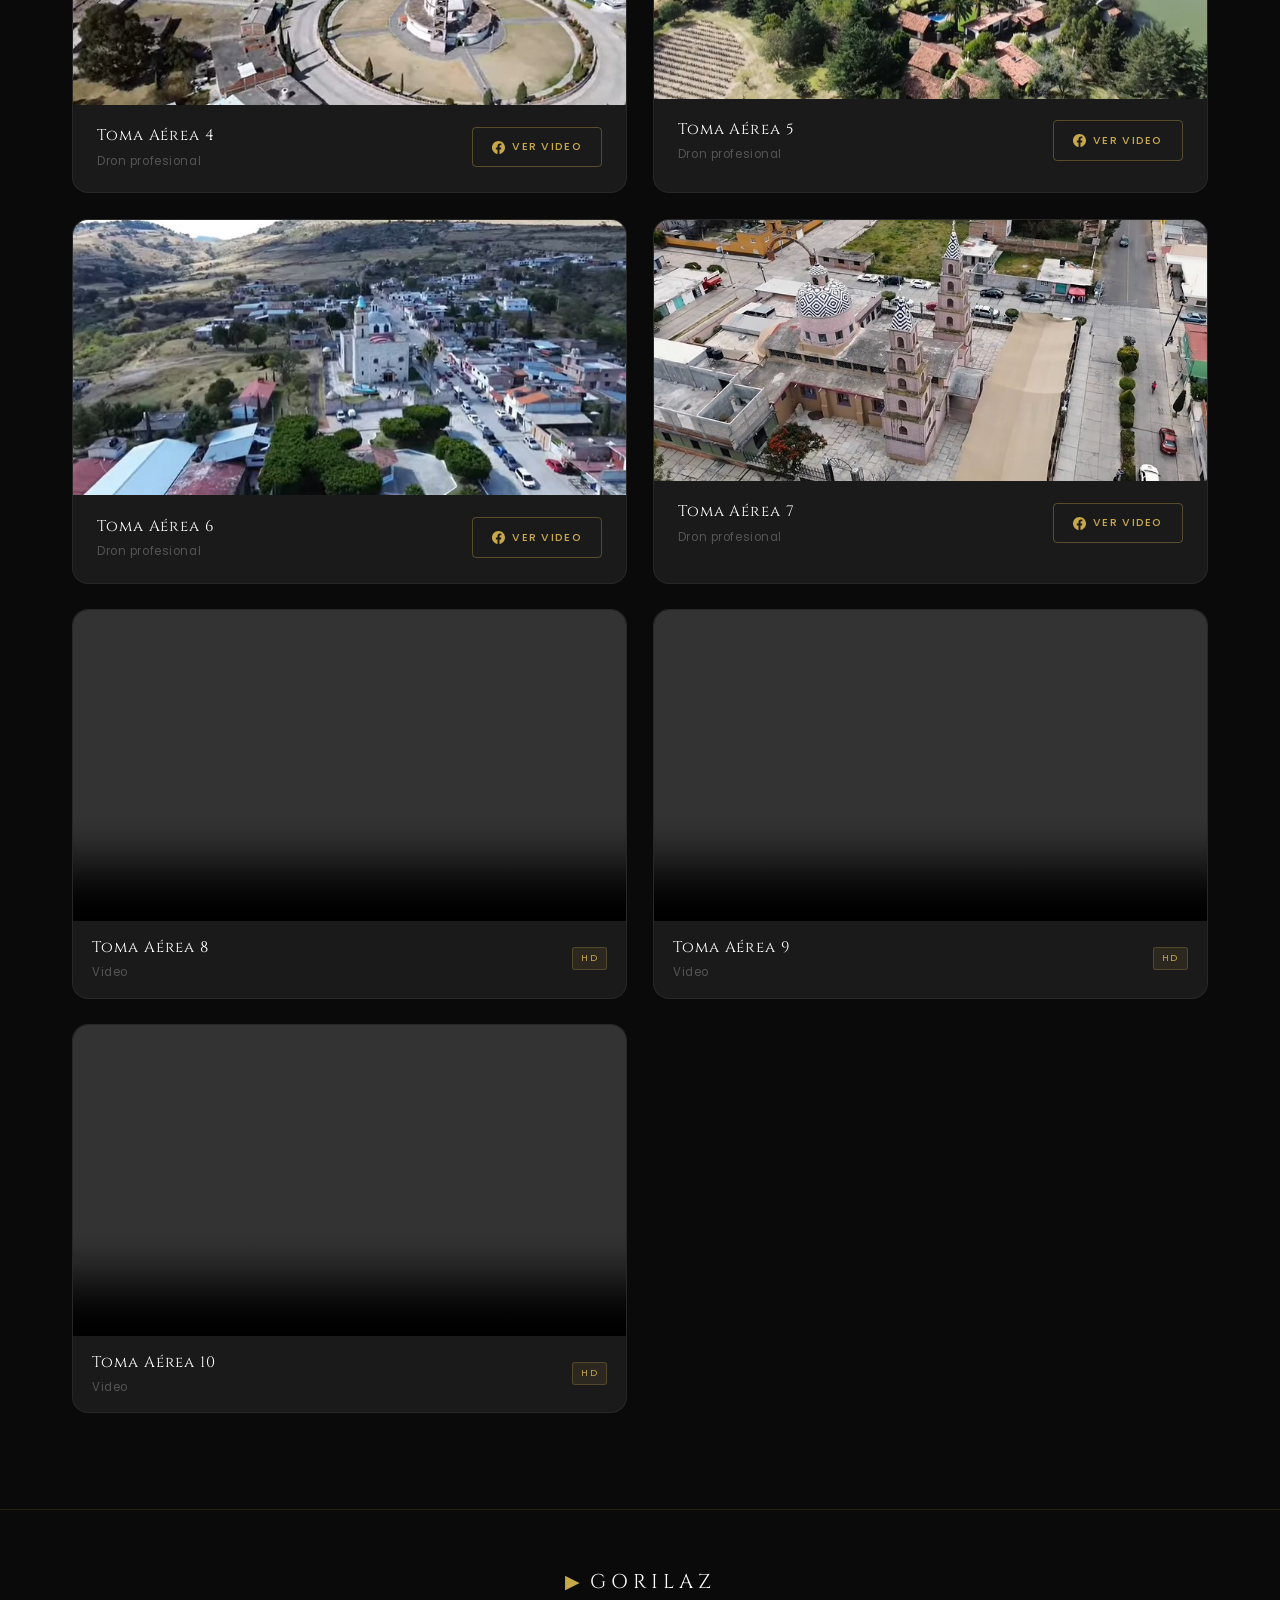
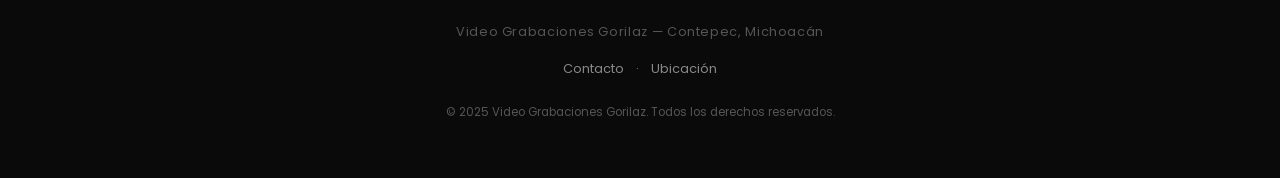
<file: pages/aereas.html>
<!DOCTYPE html>
<html lang="es">
<head>
  <meta charset="UTF-8" />
  <meta name="viewport" content="width=device-width, initial-scale=1.0" />
  <title>Tomas Aéreas — Video Grabaciones Gorilaz</title>
  <link rel="preconnect" href="https://fonts.googleapis.com" />
  <link rel="preconnect" href="https://fonts.gstatic.com" crossorigin />
  <link href="https://fonts.googleapis.com/css2?family=Cinzel:wght@400;600;700&family=Poppins:wght@300;400;500;600&display=swap" rel="stylesheet" />
  <link rel="stylesheet" href="../css/style.css" />
  <link rel="stylesheet" href="../css/animations.css" />
  <style>
    .page-hero {
      min-height: 40vh;
      display: flex;
      align-items: flex-end;
      justify-content: center;
      padding: calc(var(--nav-h) + 3rem) 2rem 3.5rem;
      text-align: center;
      background:
        radial-gradient(ellipse at 50% 100%, rgba(201,168,76,0.1) 0%, transparent 65%),
        linear-gradient(180deg, #0A0A0A 0%, #111 100%);
      position: relative;
      overflow: hidden;
    }
    .page-hero::before {
      content: '';
      position: absolute;
      inset: 0;
      background: url("data:image/svg+xml,%3Csvg width='60' height='60' viewBox='0 0 60 60' xmlns='http://www.w3.org/2000/svg'%3E%3Cg fill='none'%3E%3Cg fill='%23C9A84C' fill-opacity='0.03'%3E%3Ccircle cx='30' cy='30' r='1'/%3E%3C/g%3E%3C/g%3E%3C/svg%3E");
      pointer-events: none;
    }
    .page-hero-content { position: relative; z-index: 1; }
    .page-eyebrow {
      font-size: 0.7rem;
      letter-spacing: 0.35em;
      text-transform: uppercase;
      color: var(--gold);
      margin-bottom: 0.75rem;
    }
    .page-title {
      font-family: var(--font-display);
      font-size: clamp(2.5rem, 6vw, 4.5rem);
      font-weight: 700;
      line-height: 1.1;
      margin-bottom: 1rem;
    }
    .page-desc {
      font-size: 0.95rem;
      color: var(--gray-2);
      font-weight: 300;
      max-width: 480px;
      margin: 0 auto;
      line-height: 1.7;
    }
    .page-gold-line {
      width: 50px;
      height: 2px;
      background: var(--gold);
      margin: 1.2rem auto 0;
    }

    /* ===== GALERIA ===== */
    .galeria-section {
      max-width: 1200px;
      margin: 0 auto;
      padding: 5rem 2rem 6rem;
    }
    .back-link {
      display: inline-flex;
      align-items: center;
      gap: 8px;
      font-size: 0.75rem;
      letter-spacing: 0.15em;
      text-transform: uppercase;
      color: var(--gray-3);
      margin-bottom: 3rem;
      transition: color var(--transition);
    }
    .back-link:hover { color: var(--gold); }
    .back-arrow { transition: transform var(--transition); }
    .back-link:hover .back-arrow { transform: translateX(-4px); }

    .galeria-meta {
      margin-bottom: 2.5rem;
    }
    .galeria-count {
      font-size: 0.72rem;
      letter-spacing: 0.2em;
      text-transform: uppercase;
      color: var(--gray-4);
    }
    .galeria-count span {
      color: var(--gold);
      font-family: var(--font-display);
      font-size: 1rem;
      margin-right: 6px;
    }

    /* Grid principal — 2 columnas para videos horizontales */
    .galeria-grid {
      display: grid;
      grid-template-columns: repeat(2, 1fr);
      gap: 1.6rem;
    }

    /* ---- Tarjeta Facebook ---- */
    .aerea-card {
      background: var(--dark-2);
      border: 1px solid rgba(255,255,255,0.06);
      border-radius: var(--radius-lg);
      overflow: hidden;
      transition: transform var(--transition), border-color var(--transition), box-shadow var(--transition);
      position: relative;
    }
    .aerea-card:hover {
      transform: translateY(-5px);
      border-color: rgba(201,168,76,0.35);
      box-shadow: 0 16px 48px rgba(0,0,0,0.5), 0 0 20px rgba(201,168,76,0.07);
    }

    /* Thumbnail placeholder con ícono dron */
    .aerea-thumb {
      width: 100%;
      aspect-ratio: 16 / 9;
      background: linear-gradient(135deg, #161616, #222);
      display: flex;
      align-items: center;
      justify-content: center;
      position: relative;
      overflow: hidden;
    }
    .aerea-thumb::before {
      content: '';
      position: absolute;
      inset: 0;
      background: radial-gradient(ellipse at 50% 50%, rgba(201,168,76,0.06), transparent 70%);
    }
    .drone-icon {
      font-size: 3.5rem;
      color: rgba(201,168,76,0.25);
      position: relative;
      z-index: 1;
      transition: transform 0.4s ease, color 0.3s ease;
    }
    .aerea-card:hover .drone-icon {
      transform: translateY(-6px) scale(1.1);
      color: rgba(201,168,76,0.45);
    }

    .aerea-card-body {
      padding: 1.2rem 1.5rem 1.4rem;
      display: flex;
      align-items: center;
      justify-content: space-between;
      gap: 1rem;
    }
    .aerea-label {
      font-family: var(--font-display);
      font-size: 0.95rem;
      color: var(--white);
      letter-spacing: 0.06em;
    }
    .aerea-sub {
      font-size: 0.72rem;
      color: var(--gray-4);
      margin-top: 3px;
      letter-spacing: 0.05em;
    }
    .btn-fb {
      display: inline-flex;
      align-items: center;
      gap: 7px;
      padding: 0.65rem 1.2rem;
      background: transparent;
      border: 1px solid rgba(201,168,76,0.35);
      border-radius: var(--radius-sm);
      color: var(--gold);
      font-size: 0.68rem;
      font-weight: 500;
      letter-spacing: 0.12em;
      text-transform: uppercase;
      white-space: nowrap;
      transition: background var(--transition), border-color var(--transition), transform var(--transition);
      flex-shrink: 0;
    }
    .btn-fb:hover {
      background: rgba(201,168,76,0.1);
      border-color: var(--gold);
      transform: translateY(-1px);
    }

    /* ---- Tarjeta local (video/foto) ---- */
    /* Los videos/fotos locales son horizontales, se muestran directo */
    .aerea-card-local .aerea-media {
      width: 100%;
      aspect-ratio: 16 / 9;
      background: #000;
      display: block;
      position: relative;
    }
    .aerea-card-local video {
      width: 100%;
      height: 100%;
      display: block;
      object-fit: cover;
    }
    .aerea-card-local img {
      width: 100%;
      height: 100%;
      display: block;
      object-fit: cover;
      object-position: center;
    }
    .aerea-card-local .aerea-card-body {
      padding: 0.9rem 1.2rem 1rem;
    }
    .local-badge {
      font-size: 0.58rem;
      letter-spacing: 0.15em;
      text-transform: uppercase;
      padding: 3px 8px;
      border-radius: 3px;
      background: rgba(201,168,76,0.1);
      color: var(--gold);
      border: 1px solid rgba(201,168,76,0.25);
      flex-shrink: 0;
    }

    @media (max-width: 700px) {
      .galeria-grid { grid-template-columns: 1fr; }
    }
  </style>
</head>
<body>

  <!-- NAVBAR -->
  <nav class="navbar" id="navbar">
    <div class="nav-container">
      <a href="../index.html" class="nav-logo">
        <span class="logo-icon">▶</span>
        <span class="logo-text">GORILAZ</span>
      </a>
      <ul class="nav-links">
        <li><a href="../index.html#servicios">Servicios</a></li>
        <li><a href="contacto.html">Contacto</a></li>
        <li><a href="ubicacion.html">Ubicación</a></li>
      </ul>
      <button class="hamburger" id="hamburger" aria-label="Menú">
        <span></span><span></span><span></span>
      </button>
    </div>
  </nav>

  <!-- HERO -->
  <header class="page-hero">
    <div class="page-hero-content">
      <p class="page-eyebrow">Perspectivas desde el cielo</p>
      <h1 class="page-title">Tomas Aéreas</h1>
      <p class="page-desc">Drones profesionales para capturar bodas, eventos y paisajes desde ángulos únicos.</p>
      <div class="page-gold-line"></div>
    </div>
  </header>

  <!-- GALERÍA -->
  <section class="galeria-section">

    <a href="../index.html" class="back-link reveal">
      <span class="back-arrow">←</span> Volver al inicio
    </a>

    <div class="galeria-meta reveal">
      <p class="galeria-count"><span>10</span> tomas disponibles</p>
    </div>

    <div class="galeria-grid">

      <!-- VIDEO LOCAL 1 — coloca el archivo en videos/aereas/aerea-1.mp4 -->
      <div class="aerea-card aerea-card-local reveal reveal-delay-1">
        <div class="aerea-media">
          <video controls preload="metadata">
            <source src="../videos/aereas/aerea-1.mp4" type="video/mp4" />
          </video>
        </div>
        <div class="aerea-card-body">
          <div>
            <p class="aerea-label">Toma Aérea 1</p>
            <p class="aerea-sub">Video</p>
          </div>
          <span class="local-badge">HD</span>
        </div>
      </div>

      <!-- VIDEO LOCAL 2 — coloca el archivo en videos/aereas/aerea-2.mp4 -->
      <div class="aerea-card aerea-card-local reveal reveal-delay-2">
        <div class="aerea-media">
          <video controls preload="metadata">
            <source src="../videos/aereas/aerea-2.mp4" type="video/mp4" />
          </video>
        </div>
        <div class="aerea-card-body">
          <div>
            <p class="aerea-label">Toma Aérea 2</p>
            <p class="aerea-sub">Video</p>
          </div>
          <span class="local-badge">HD</span>
        </div>
      </div>

      <!-- FOTO LOCAL — coloca el archivo en images/servicios/aereas/aerea-foto.jpg -->
      <div class="aerea-card aerea-card-local reveal reveal-delay-3">
        <div class="aerea-media">
          <img src="../images/servicios/aereas/aerea-foto1.jpeg" alt="Toma aérea" loading="lazy" />
        </div>
        <div class="aerea-card-body">
          <div>
            <p class="aerea-label">Toma Aérea — Foto</p>
            <p class="aerea-sub">Fotografía</p>
          </div>
          <span class="local-badge">FOTO</span>
        </div>
      </div>

      <!-- FACEBOOK 1 -->
      <div class="aerea-card reveal reveal-delay-4">
        <div class="evento-card-header">
          <img src="../images/servicios/aereas/aerea-foto2.jpg" alt="aerea2" />
        </div>
        <div class="aerea-card-body">
          <div>
            <p class="aerea-label">Toma Aérea 3</p>
            <p class="aerea-sub">Dron profesional</p>
          </div>
          <a href="https://www.facebook.com/share/v/18ocTghthk/" target="_blank" rel="noopener" class="btn-fb">
            <svg width="13" height="13" viewBox="0 0 24 24" fill="currentColor" aria-hidden="true"><path d="M24 12.073c0-6.627-5.373-12-12-12s-12 5.373-12 12c0 5.99 4.388 10.954 10.125 11.854v-8.385H7.078v-3.47h3.047V9.43c0-3.007 1.792-4.669 4.533-4.669 1.312 0 2.686.235 2.686.235v2.953H15.83c-1.491 0-1.956.925-1.956 1.874v2.25h3.328l-.532 3.47h-2.796v8.385C19.612 23.027 24 18.062 24 12.073z"/></svg>
            Ver video
          </a>
        </div>
      </div>

      <!-- FACEBOOK 2 -->
      <div class="aerea-card reveal reveal-delay-5">
        <div class="evento-card-header">
          <img src="../images/servicios/aereas/aerea-foto3.jpg" alt="aerea2" />
        </div>
        <div class="aerea-card-body">
          <div>
            <p class="aerea-label">Toma Aérea 4</p>
            <p class="aerea-sub">Dron profesional</p>
          </div>
          <a href="https://www.facebook.com/share/v/1BrmtpZGdL/" target="_blank" rel="noopener" class="btn-fb">
            <svg width="13" height="13" viewBox="0 0 24 24" fill="currentColor" aria-hidden="true"><path d="M24 12.073c0-6.627-5.373-12-12-12s-12 5.373-12 12c0 5.99 4.388 10.954 10.125 11.854v-8.385H7.078v-3.47h3.047V9.43c0-3.007 1.792-4.669 4.533-4.669 1.312 0 2.686.235 2.686.235v2.953H15.83c-1.491 0-1.956.925-1.956 1.874v2.25h3.328l-.532 3.47h-2.796v8.385C19.612 23.027 24 18.062 24 12.073z"/></svg>
            Ver video
          </a>
        </div>
      </div>

      <!-- FACEBOOK 3 -->
      <div class="aerea-card reveal reveal-delay-6">
        <div class="evento-card-header">
          <img src="../images/servicios/aereas/aerea-foto4.jpg" alt="aerea2" />
        </div>
        <div class="aerea-card-body">
          <div>
            <p class="aerea-label">Toma Aérea 5</p>
            <p class="aerea-sub">Dron profesional</p>
          </div>
          <a href="https://www.facebook.com/share/v/18YrkQBQkm/" target="_blank" rel="noopener" class="btn-fb">
            <svg width="13" height="13" viewBox="0 0 24 24" fill="currentColor" aria-hidden="true"><path d="M24 12.073c0-6.627-5.373-12-12-12s-12 5.373-12 12c0 5.99 4.388 10.954 10.125 11.854v-8.385H7.078v-3.47h3.047V9.43c0-3.007 1.792-4.669 4.533-4.669 1.312 0 2.686.235 2.686.235v2.953H15.83c-1.491 0-1.956.925-1.956 1.874v2.25h3.328l-.532 3.47h-2.796v8.385C19.612 23.027 24 18.062 24 12.073z"/></svg>
            Ver video
          </a>
        </div>
      </div>

      <!-- FACEBOOK 4 -->
      <div class="aerea-card reveal reveal-delay-1">
        <div class="evento-card-header">
          <img src="../images/servicios/aereas/aerea-foto5.jpg" alt="aerea2" />
        </div>
        <div class="aerea-card-body">
          <div>
            <p class="aerea-label">Toma Aérea 6</p>
            <p class="aerea-sub">Dron profesional</p>
          </div>
          <a href="https://www.facebook.com/share/v/17rv8srrWq/" target="_blank" rel="noopener" class="btn-fb">
            <svg width="13" height="13" viewBox="0 0 24 24" fill="currentColor" aria-hidden="true"><path d="M24 12.073c0-6.627-5.373-12-12-12s-12 5.373-12 12c0 5.99 4.388 10.954 10.125 11.854v-8.385H7.078v-3.47h3.047V9.43c0-3.007 1.792-4.669 4.533-4.669 1.312 0 2.686.235 2.686.235v2.953H15.83c-1.491 0-1.956.925-1.956 1.874v2.25h3.328l-.532 3.47h-2.796v8.385C19.612 23.027 24 18.062 24 12.073z"/></svg>
            Ver video
          </a>
        </div>
      </div>

      <!-- FACEBOOK 5 -->
      <div class="aerea-card reveal reveal-delay-2">
        <div class="evento-card-header">
          <img src="../images/servicios/aereas/aerea-foto6.jpg" alt="aerea2" />
        </div>
        <div class="aerea-card-body">
          <div>
            <p class="aerea-label">Toma Aérea 7</p>
            <p class="aerea-sub">Dron profesional</p>
          </div>
          <a href="https://www.facebook.com/share/v/1EQyevYPbV/" target="_blank" rel="noopener" class="btn-fb">
            <svg width="13" height="13" viewBox="0 0 24 24" fill="currentColor" aria-hidden="true"><path d="M24 12.073c0-6.627-5.373-12-12-12s-12 5.373-12 12c0 5.99 4.388 10.954 10.125 11.854v-8.385H7.078v-3.47h3.047V9.43c0-3.007 1.792-4.669 4.533-4.669 1.312 0 2.686.235 2.686.235v2.953H15.83c-1.491 0-1.956.925-1.956 1.874v2.25h3.328l-.532 3.47h-2.796v8.385C19.612 23.027 24 18.062 24 12.073z"/></svg>
            Ver video
          </a>
        </div>
      </div>

      <div class="aerea-card aerea-card-local reveal reveal-delay-2">
        <div class="aerea-media">
          <video controls preload="metadata">
            <source src="../videos/aereas/aerea-3.mp4" type="video/mp4" />
          </video>
        </div>
        <div class="aerea-card-body">
          <div>
            <p class="aerea-label">Toma Aérea 8</p>
            <p class="aerea-sub">Video</p>
          </div>
          <span class="local-badge">HD</span>
        </div>
      </div>

      <div class="aerea-card aerea-card-local reveal reveal-delay-2">
        <div class="aerea-media">
          <video controls preload="metadata">
            <source src="../videos/aereas/aerea-4.mp4" type="video/mp4" />
          </video>
        </div>
        <div class="aerea-card-body">
          <div>
            <p class="aerea-label">Toma Aérea 9</p>
            <p class="aerea-sub">Video</p>
          </div>
          <span class="local-badge">HD</span>
        </div>
      </div>

      <div class="aerea-card aerea-card-local reveal reveal-delay-2">
        <div class="aerea-media">
          <video controls preload="metadata">
            <source src="../videos/aereas/aerea-5.mp4" type="video/mp4" />
          </video>
        </div>
        <div class="aerea-card-body">
          <div>
            <p class="aerea-label">Toma Aérea 10</p>
            <p class="aerea-sub">Video</p>
          </div>
          <span class="local-badge">HD</span>
        </div>
      </div>

    </div>
  </section>

  <!-- FOOTER -->
  <footer class="footer">
    <div class="footer-inner">
      <div class="footer-logo">
        <span class="logo-icon">▶</span>
        <span class="logo-text">GORILAZ</span>
      </div>
      <p class="footer-tagline">Video Grabaciones Gorilaz — Contepec, Michoacán</p>
      <div class="footer-links">
        <a href="contacto.html">Contacto</a>
        <span>·</span>
        <a href="ubicacion.html">Ubicación</a>
      </div>
      <p class="footer-copy">&copy; 2025 Video Grabaciones Gorilaz. Todos los derechos reservados.</p>
    </div>
  </footer>

  <script src="../js/main.js"></script>
</body>
</html>
</file>
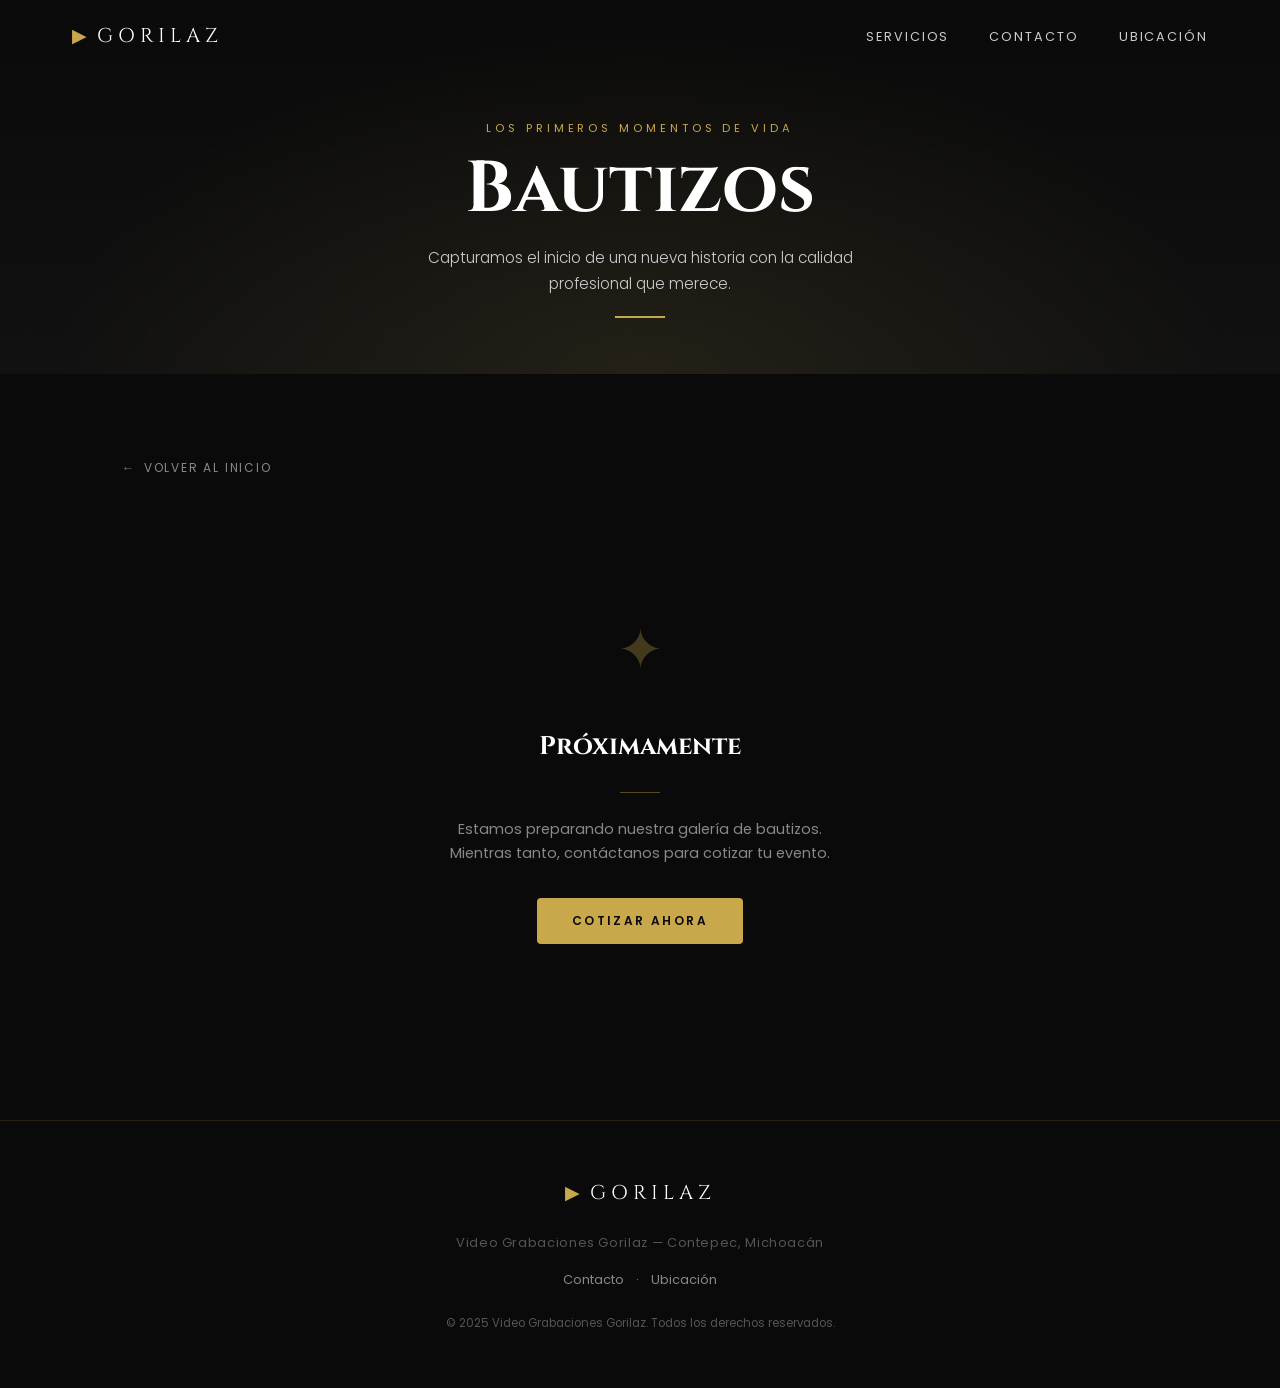
<file: pages/bautizos.html>
<!DOCTYPE html>
<html lang="es">
<head>
  <meta charset="UTF-8" />
  <meta name="viewport" content="width=device-width, initial-scale=1.0" />
  <title>Bautizos — Video Grabaciones Gorilaz</title>
  <link rel="preconnect" href="https://fonts.googleapis.com" />
  <link rel="preconnect" href="https://fonts.gstatic.com" crossorigin />
  <link href="https://fonts.googleapis.com/css2?family=Cinzel:wght@400;600;700&family=Poppins:wght@300;400;500;600&display=swap" rel="stylesheet" />
  <link rel="stylesheet" href="../css/style.css" />
  <link rel="stylesheet" href="../css/animations.css" />
  <style>
    .page-hero {
      min-height: 40vh;
      display: flex;
      align-items: flex-end;
      justify-content: center;
      padding: calc(var(--nav-h) + 3rem) 2rem 3.5rem;
      text-align: center;
      background:
        radial-gradient(ellipse at 50% 100%, rgba(201,168,76,0.1) 0%, transparent 65%),
        linear-gradient(180deg, #0A0A0A 0%, #111 100%);
      position: relative;
      overflow: hidden;
    }
    .page-hero::before {
      content: '';
      position: absolute;
      inset: 0;
      background: url("data:image/svg+xml,%3Csvg width='60' height='60' viewBox='0 0 60 60' xmlns='http://www.w3.org/2000/svg'%3E%3Cg fill='none'%3E%3Cg fill='%23C9A84C' fill-opacity='0.03'%3E%3Ccircle cx='30' cy='30' r='1'/%3E%3C/g%3E%3C/g%3E%3C/svg%3E");
      pointer-events: none;
    }
    .page-hero-content { position: relative; z-index: 1; }
    .page-eyebrow {
      font-size: 0.7rem;
      letter-spacing: 0.35em;
      text-transform: uppercase;
      color: var(--gold);
      margin-bottom: 0.75rem;
    }
    .page-title {
      font-family: var(--font-display);
      font-size: clamp(2.5rem, 6vw, 4.5rem);
      font-weight: 700;
      line-height: 1.1;
      margin-bottom: 1rem;
    }
    .page-desc {
      font-size: 0.95rem;
      color: var(--gray-2);
      font-weight: 300;
      max-width: 480px;
      margin: 0 auto;
      line-height: 1.7;
    }
    .page-gold-line {
      width: 50px;
      height: 2px;
      background: var(--gold);
      margin: 1.2rem auto 0;
    }
    .eventos-section {
      max-width: 1100px;
      margin: 0 auto;
      padding: 5rem 2rem 6rem;
    }
    .back-link {
      display: inline-flex;
      align-items: center;
      gap: 8px;
      font-size: 0.75rem;
      letter-spacing: 0.15em;
      text-transform: uppercase;
      color: var(--gray-3);
      margin-bottom: 3rem;
      transition: color var(--transition);
    }
    .back-link:hover { color: var(--gold); }
    .back-arrow { transition: transform var(--transition); }
    .back-link:hover .back-arrow { transform: translateX(-4px); }

    /* Próximamente */
    .proximamente {
      display: flex;
      flex-direction: column;
      align-items: center;
      justify-content: center;
      text-align: center;
      padding: 5rem 2rem;
      gap: 1.5rem;
    }
    .prox-icon {
      font-size: 3.5rem;
      color: rgba(201,168,76,0.3);
      margin-bottom: 0.5rem;
    }
    .prox-title {
      font-family: var(--font-display);
      font-size: 1.6rem;
      color: var(--white);
    }
    .prox-desc {
      font-size: 0.9rem;
      color: var(--gray-3);
      max-width: 400px;
      line-height: 1.7;
    }
    .prox-line {
      width: 40px;
      height: 1px;
      background: var(--gold);
      opacity: 0.4;
    }
    .btn-contacto {
      display: inline-block;
      margin-top: 0.5rem;
      padding: 0.85rem 2.2rem;
      background: var(--gold);
      color: var(--black);
      font-size: 0.75rem;
      font-weight: 600;
      letter-spacing: 0.2em;
      text-transform: uppercase;
      border-radius: var(--radius-sm);
      transition: background var(--transition), transform var(--transition);
    }
    .btn-contacto:hover {
      background: var(--gold-light);
      transform: translateY(-2px);
    }
  </style>
</head>
<body>

  <!-- NAVBAR -->
  <nav class="navbar" id="navbar">
    <div class="nav-container">
      <a href="../index.html" class="nav-logo">
        <span class="logo-icon">▶</span>
        <span class="logo-text">GORILAZ</span>
      </a>
      <ul class="nav-links">
        <li><a href="../index.html#servicios">Servicios</a></li>
        <li><a href="contacto.html">Contacto</a></li>
        <li><a href="ubicacion.html">Ubicación</a></li>
      </ul>
      <button class="hamburger" id="hamburger" aria-label="Menú">
        <span></span><span></span><span></span>
      </button>
    </div>
  </nav>

  <!-- HERO -->
  <header class="page-hero">
    <div class="page-hero-content">
      <p class="page-eyebrow">Los primeros momentos de vida</p>
      <h1 class="page-title">Bautizos</h1>
      <p class="page-desc">Capturamos el inicio de una nueva historia con la calidad profesional que merece.</p>
      <div class="page-gold-line"></div>
    </div>
  </header>

  <!-- CONTENIDO -->
  <section class="eventos-section">

    <a href="../index.html" class="back-link reveal">
      <span class="back-arrow">←</span> Volver al inicio
    </a>

    <div class="proximamente reveal">
      <div class="prox-icon">✦</div>
      <h2 class="prox-title">Próximamente</h2>
      <div class="prox-line"></div>
      <p class="prox-desc">Estamos preparando nuestra galería de bautizos. Mientras tanto, contáctanos para cotizar tu evento.</p>
      <a href="contacto.html" class="btn-contacto">Cotizar ahora</a>
    </div>

  </section>

  <!-- FOOTER -->
  <footer class="footer">
    <div class="footer-inner">
      <div class="footer-logo">
        <span class="logo-icon">▶</span>
        <span class="logo-text">GORILAZ</span>
      </div>
      <p class="footer-tagline">Video Grabaciones Gorilaz — Contepec, Michoacán</p>
      <div class="footer-links">
        <a href="contacto.html">Contacto</a>
        <span>·</span>
        <a href="ubicacion.html">Ubicación</a>
      </div>
      <p class="footer-copy">&copy; 2025 Video Grabaciones Gorilaz. Todos los derechos reservados.</p>
    </div>
  </footer>

  <script src="../js/main.js"></script>
</body>
</html>
</file>
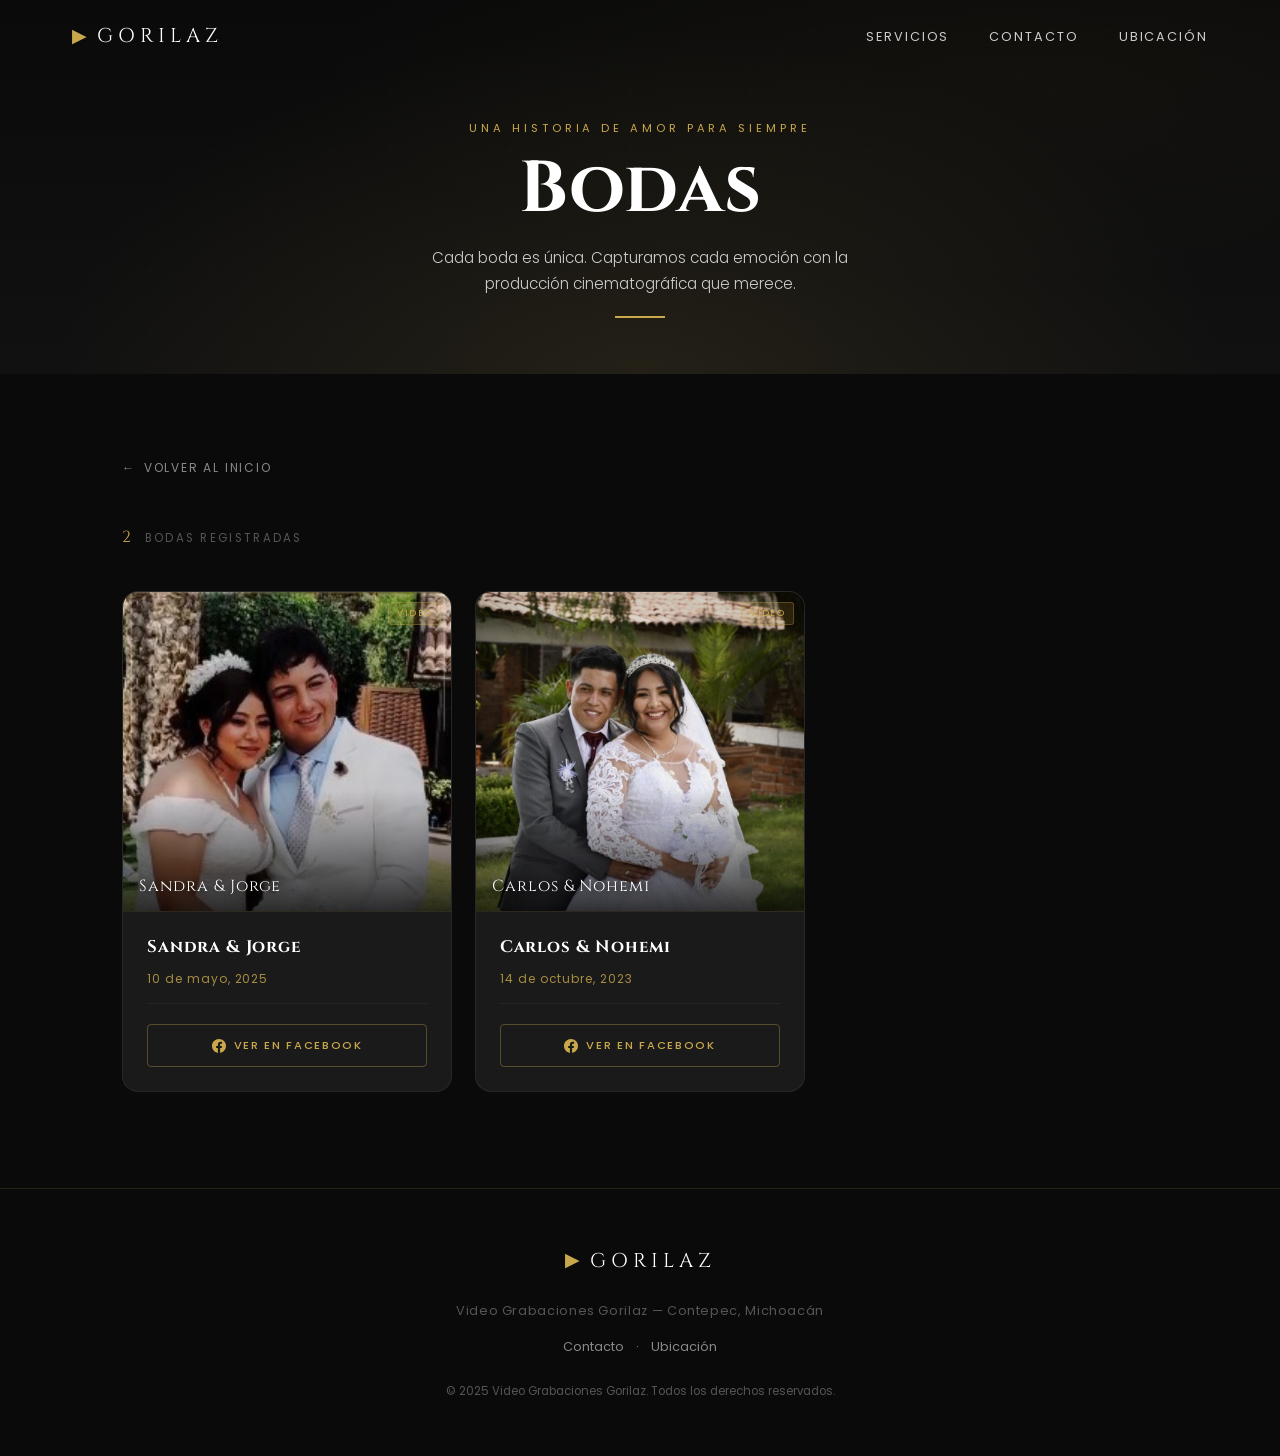
<file: pages/bodas.html>
<!DOCTYPE html>
<html lang="es">
<head>
  <meta charset="UTF-8" />
  <meta name="viewport" content="width=device-width, initial-scale=1.0" />
  <title>Bodas — Video Grabaciones Gorilaz</title>
  <link rel="preconnect" href="https://fonts.googleapis.com" />
  <link rel="preconnect" href="https://fonts.gstatic.com" crossorigin />
  <link href="https://fonts.googleapis.com/css2?family=Cinzel:wght@400;600;700&family=Poppins:wght@300;400;500;600&display=swap" rel="stylesheet" />
  <link rel="stylesheet" href="../css/style.css" />
  <link rel="stylesheet" href="../css/animations.css" />
  <style>
    .page-hero {
      min-height: 40vh;
      display: flex;
      align-items: flex-end;
      justify-content: center;
      padding: calc(var(--nav-h) + 3rem) 2rem 3.5rem;
      text-align: center;
      background:
        radial-gradient(ellipse at 50% 100%, rgba(201,168,76,0.1) 0%, transparent 65%),
        radial-gradient(ellipse at 80% 20%, rgba(201,168,76,0.04) 0%, transparent 50%),
        linear-gradient(180deg, #0A0A0A 0%, #111 100%);
      position: relative;
      overflow: hidden;
    }
    .page-hero::before {
      content: '';
      position: absolute;
      inset: 0;
      background: url("data:image/svg+xml,%3Csvg width='60' height='60' viewBox='0 0 60 60' xmlns='http://www.w3.org/2000/svg'%3E%3Cg fill='none'%3E%3Cg fill='%23C9A84C' fill-opacity='0.03'%3E%3Ccircle cx='30' cy='30' r='1'/%3E%3C/g%3E%3C/g%3E%3C/svg%3E");
      pointer-events: none;
    }
    .page-hero-content { position: relative; z-index: 1; }
    .page-eyebrow {
      font-size: 0.7rem;
      letter-spacing: 0.35em;
      text-transform: uppercase;
      color: var(--gold);
      margin-bottom: 0.75rem;
    }
    .page-title {
      font-family: var(--font-display);
      font-size: clamp(2.5rem, 6vw, 4.5rem);
      font-weight: 700;
      line-height: 1.1;
      margin-bottom: 1rem;
    }
    .page-desc {
      font-size: 0.95rem;
      color: var(--gray-2);
      font-weight: 300;
      max-width: 480px;
      margin: 0 auto;
      line-height: 1.7;
    }
    .page-gold-line {
      width: 50px;
      height: 2px;
      background: var(--gold);
      margin: 1.2rem auto 0;
    }

    .eventos-section {
      max-width: 1100px;
      margin: 0 auto;
      padding: 5rem 2rem 6rem;
    }
    .back-link {
      display: inline-flex;
      align-items: center;
      gap: 8px;
      font-size: 0.75rem;
      letter-spacing: 0.15em;
      text-transform: uppercase;
      color: var(--gray-3);
      margin-bottom: 3rem;
      transition: color var(--transition);
    }
    .back-link:hover { color: var(--gold); }
    .back-arrow { transition: transform var(--transition); }
    .back-link:hover .back-arrow { transform: translateX(-4px); }

    .eventos-meta {
      display: flex;
      align-items: center;
      margin-bottom: 2.5rem;
    }
    .eventos-count {
      font-size: 0.72rem;
      letter-spacing: 0.2em;
      text-transform: uppercase;
      color: var(--gray-4);
    }
    .eventos-count span {
      color: var(--gold);
      font-family: var(--font-display);
      font-size: 1rem;
      margin-right: 6px;
    }

    .eventos-grid {
      display: grid;
      grid-template-columns: repeat(3, 1fr);
      gap: 1.4rem;
    }

    .evento-card {
      background: var(--dark-2);
      border: 1px solid rgba(255,255,255,0.06);
      border-radius: var(--radius-lg);
      overflow: hidden;
      display: flex;
      flex-direction: column;
      transition: transform var(--transition), border-color var(--transition), box-shadow var(--transition);
    }
    .evento-card:hover {
      transform: translateY(-5px);
      border-color: rgba(201,168,76,0.35);
      box-shadow: 0 16px 48px rgba(0,0,0,0.5), 0 0 20px rgba(201,168,76,0.07);
    }

    .evento-card-header {
      height: 320px;
      background: linear-gradient(135deg, #1a1a1a, #222);
      display: flex;
      align-items: flex-end;
      justify-content: flex-start;
      position: relative;
      overflow: hidden;
      border-bottom: 1px solid rgba(201,168,76,0.1);
    }
    .evento-card-header img {
      position: absolute;
      inset: 0;
      width: 100%;
      height: 100%;
      object-fit: cover;
      object-position: top center;
      opacity: 0.95;
      transition: transform 0.5s ease, opacity var(--transition);
    }
    .evento-card:hover .evento-card-header img {
      transform: scale(1.04);
      opacity: 1;
    }
    .evento-card-header::after {
      content: '';
      position: absolute;
      bottom: 0; left: 0; right: 0;
      height: 38%;
      background: linear-gradient(to top, rgba(0,0,0,0.78), transparent);
      z-index: 1;
      pointer-events: none;
    }
    /* Placeholder cuando no hay foto */
    .card-placeholder-boda {
      position: absolute;
      inset: 0;
      display: flex;
      align-items: center;
      justify-content: center;
      background: linear-gradient(135deg, #1a1a1a, #252525);
      font-size: 2.5rem;
      color: rgba(201,168,76,0.3);
    }
    .foto-nombre-overlay {
      position: relative;
      z-index: 2;
      padding: 0 1rem 0.9rem;
      font-family: var(--font-display);
      font-size: 1rem;
      color: #fff;
      letter-spacing: 0.06em;
      text-shadow: 0 1px 6px rgba(0,0,0,0.7);
      line-height: 1.3;
    }

    .tipo-badge {
      position: absolute;
      top: 10px;
      right: 10px;
      font-size: 0.58rem;
      letter-spacing: 0.15em;
      text-transform: uppercase;
      padding: 3px 8px;
      border-radius: 3px;
      z-index: 2;
    }
    .tipo-video {
      background: rgba(201,168,76,0.15);
      color: var(--gold);
      border: 1px solid rgba(201,168,76,0.3);
    }

    .evento-card-body {
      padding: 1.4rem 1.5rem 1.5rem;
      display: flex;
      flex-direction: column;
      gap: 0.5rem;
      flex: 1;
    }
    .evento-nombre {
      font-family: var(--font-display);
      font-size: 1.05rem;
      color: var(--white);
      letter-spacing: 0.05em;
    }
    .evento-fecha {
      font-size: 0.75rem;
      color: var(--gold);
      letter-spacing: 0.08em;
      opacity: 0.8;
    }
    .evento-separador {
      height: 1px;
      background: rgba(255,255,255,0.05);
      margin: 0.4rem 0;
    }
    .btn-ver {
      display: inline-flex;
      align-items: center;
      justify-content: center;
      gap: 8px;
      margin-top: 0.4rem;
      padding: 0.7rem 1.2rem;
      background: transparent;
      border: 1px solid rgba(201,168,76,0.35);
      border-radius: var(--radius-sm);
      color: var(--gold);
      font-size: 0.7rem;
      font-weight: 500;
      letter-spacing: 0.15em;
      text-transform: uppercase;
      transition: background var(--transition), border-color var(--transition), transform var(--transition);
    }
    .btn-ver:hover {
      background: rgba(201,168,76,0.1);
      border-color: var(--gold);
      transform: translateY(-1px);
    }

    @media (max-width: 900px) {
      .eventos-grid { grid-template-columns: repeat(2, 1fr); }
    }
    @media (max-width: 580px) {
      .eventos-grid { grid-template-columns: 1fr; }
    }
  </style>
</head>
<body>

  <!-- NAVBAR -->
  <nav class="navbar" id="navbar">
    <div class="nav-container">
      <a href="../index.html" class="nav-logo">
        <span class="logo-icon">▶</span>
        <span class="logo-text">GORILAZ</span>
      </a>
      <ul class="nav-links">
        <li><a href="../index.html#servicios">Servicios</a></li>
        <li><a href="contacto.html">Contacto</a></li>
        <li><a href="ubicacion.html">Ubicación</a></li>
      </ul>
      <button class="hamburger" id="hamburger" aria-label="Menú">
        <span></span><span></span><span></span>
      </button>
    </div>
  </nav>

  <!-- HERO -->
  <header class="page-hero">
    <div class="page-hero-content">
      <p class="page-eyebrow">Una historia de amor para siempre</p>
      <h1 class="page-title">Bodas</h1>
      <p class="page-desc">Cada boda es única. Capturamos cada emoción con la producción cinematográfica que merece.</p>
      <div class="page-gold-line"></div>
    </div>
  </header>

  <!-- EVENTOS -->
  <section class="eventos-section">

    <a href="../index.html" class="back-link reveal">
      <span class="back-arrow">←</span> Volver al inicio
    </a>

    <div class="eventos-meta reveal">
      <p class="eventos-count"><span>2</span> bodas registradas</p>
    </div>

    <div class="eventos-grid">

      <!-- 1. Sandra y Jorge (más reciente) -->
      <div class="evento-card reveal reveal-delay-1">
        <div class="evento-card-header">
          <img src="../images/servicios/bodas/sandra-jorge.jpg" alt="Sandra y Jorge"
               onerror="this.style.display='none'" />
          <div class="foto-nombre-overlay">Sandra &amp; Jorge</div>
          <span class="tipo-badge tipo-video">Video</span>
        </div>
        <div class="evento-card-body">
          <h2 class="evento-nombre">Sandra &amp; Jorge</h2>
          <p class="evento-fecha">10 de mayo, 2025</p>
          <div class="evento-separador"></div>
          <a href="https://www.facebook.com/share/v/1DHcBynJ5i/" target="_blank" rel="noopener" class="btn-ver">
            <svg width="14" height="14" viewBox="0 0 24 24" fill="currentColor" aria-hidden="true"><path d="M24 12.073c0-6.627-5.373-12-12-12s-12 5.373-12 12c0 5.99 4.388 10.954 10.125 11.854v-8.385H7.078v-3.47h3.047V9.43c0-3.007 1.792-4.669 4.533-4.669 1.312 0 2.686.235 2.686.235v2.953H15.83c-1.491 0-1.956.925-1.956 1.874v2.25h3.328l-.532 3.47h-2.796v8.385C19.612 23.027 24 18.062 24 12.073z"/></svg>
            Ver en Facebook
          </a>
        </div>
      </div>

      <!-- 2. Carlos y Nohemi -->
      <div class="evento-card reveal reveal-delay-2">
        <div class="evento-card-header">
          <img src="../images/servicios/bodas/carlos-nohemi.jpg" alt="Carlos y Nohemi"
               onerror="this.style.display='none'" />
          <div class="foto-nombre-overlay">Carlos &amp; Nohemi</div>
          <span class="tipo-badge tipo-video">Video</span>
        </div>
        <div class="evento-card-body">
          <h2 class="evento-nombre">Carlos &amp; Nohemi</h2>
          <p class="evento-fecha">14 de octubre, 2023</p>
          <div class="evento-separador"></div>
          <a href="https://www.facebook.com/share/p/1Ez9DoEuKS/" target="_blank" rel="noopener" class="btn-ver">
            <svg width="14" height="14" viewBox="0 0 24 24" fill="currentColor" aria-hidden="true"><path d="M24 12.073c0-6.627-5.373-12-12-12s-12 5.373-12 12c0 5.99 4.388 10.954 10.125 11.854v-8.385H7.078v-3.47h3.047V9.43c0-3.007 1.792-4.669 4.533-4.669 1.312 0 2.686.235 2.686.235v2.953H15.83c-1.491 0-1.956.925-1.956 1.874v2.25h3.328l-.532 3.47h-2.796v8.385C19.612 23.027 24 18.062 24 12.073z"/></svg>
            Ver en Facebook
          </a>
        </div>
      </div>

    </div>
  </section>

  <!-- FOOTER -->
  <footer class="footer">
    <div class="footer-inner">
      <div class="footer-logo">
        <span class="logo-icon">▶</span>
        <span class="logo-text">GORILAZ</span>
      </div>
      <p class="footer-tagline">Video Grabaciones Gorilaz — Contepec, Michoacán</p>
      <div class="footer-links">
        <a href="contacto.html">Contacto</a>
        <span>·</span>
        <a href="ubicacion.html">Ubicación</a>
      </div>
      <p class="footer-copy">&copy; 2025 Video Grabaciones Gorilaz. Todos los derechos reservados.</p>
    </div>
  </footer>

  <script src="../js/main.js"></script>
</body>
</html>
</file>
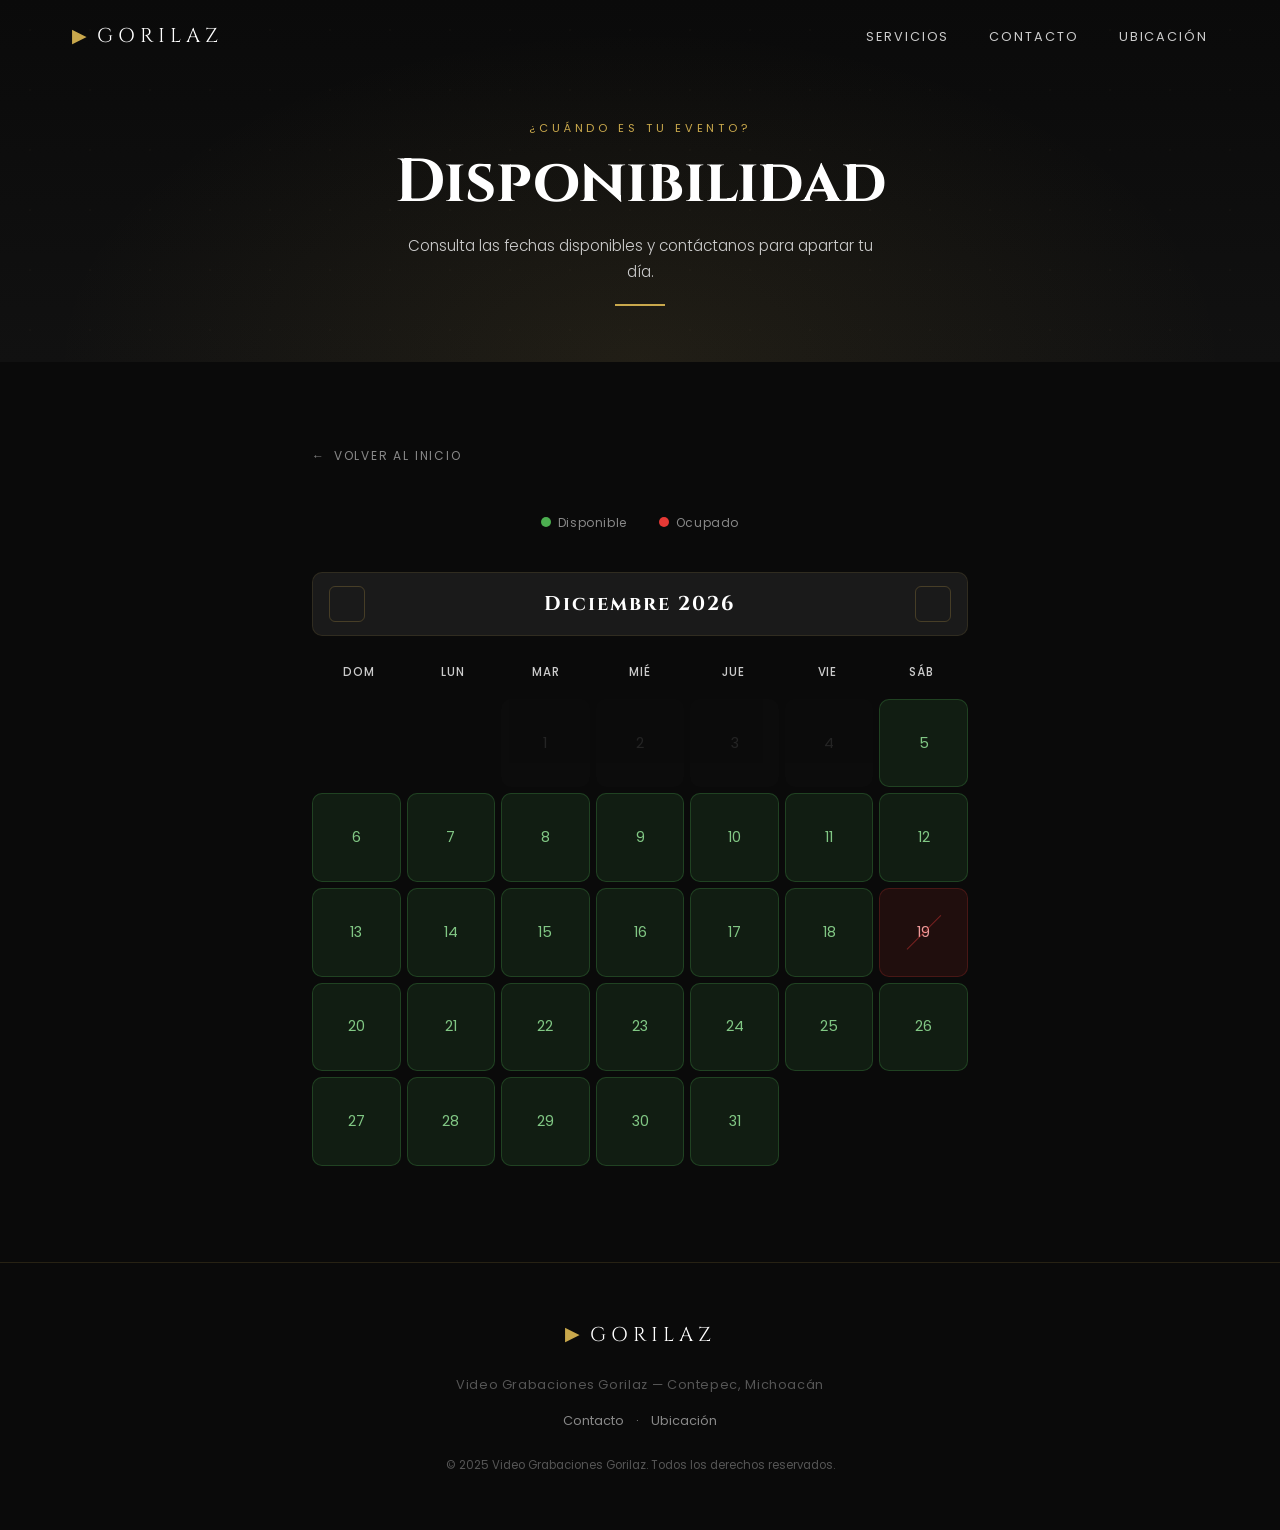
<file: pages/calendario.html>
<!DOCTYPE html>
<html lang="es">
<head>
  <meta charset="UTF-8" />
  <meta name="viewport" content="width=device-width, initial-scale=1.0" />
  <title>Disponibilidad — Video Grabaciones Gorilaz</title>
  <link rel="preconnect" href="https://fonts.googleapis.com" />
  <link rel="preconnect" href="https://fonts.gstatic.com" crossorigin />
  <link href="https://fonts.googleapis.com/css2?family=Cinzel:wght@400;600;700&family=Poppins:wght@300;400;500;600&display=swap" rel="stylesheet" />
  <link rel="stylesheet" href="../css/style.css" />
  <link rel="stylesheet" href="../css/animations.css" />
  <link rel="stylesheet" href="../css/calendario.css" />
</head>
<body>

  <nav class="navbar" id="navbar">
    <div class="nav-container">
      <a href="../index.html" class="nav-logo">
        <span class="logo-icon">▶</span>
        <span class="logo-text">GORILAZ</span>
      </a>
      <ul class="nav-links">
        <li><a href="../index.html#servicios">Servicios</a></li>
        <li><a href="contacto.html">Contacto</a></li>
        <li><a href="ubicacion.html">Ubicación</a></li>
      </ul>
      <button class="hamburger" id="hamburger" aria-label="Menú">
        <span></span><span></span><span></span>
      </button>
    </div>
  </nav>

  <header class="page-hero">
    <div class="page-hero-content">
      <p class="page-eyebrow">¿Cuándo es tu evento?</p>
      <h1 class="page-title">Disponibilidad</h1>
      <p class="page-desc">Consulta las fechas disponibles y contáctanos para apartar tu día.</p>
      <div class="page-gold-line"></div>
    </div>
  </header>

  <section class="cal-section">

    <a href="../index.html" class="back-link">
      <span class="back-arrow">←</span> Volver al inicio
    </a>

    <div class="cal-wrap">

      <div class="cal-legend">
        <span class="legend-item"><span class="legend-dot dot-libre"></span> Disponible</span>
        <span class="legend-item"><span class="legend-dot dot-ocupado"></span> Ocupado</span>
      </div>

      <div class="cal-nav">
        <button class="cal-btn-nav" id="prevMes" aria-label="Mes anterior"></button>
        <h3 class="cal-mes-titulo" id="calTitulo"></h3>
        <button class="cal-btn-nav" id="nextMes" aria-label="Mes siguiente"></button>
      </div>

      <div class="cal-dias-semana">
        <span>Dom</span><span>Lun</span><span>Mar</span>
        <span>Mié</span><span>Jue</span><span>Vie</span><span>Sáb</span>
      </div>

      <div class="cal-grid" id="calGrid"></div>

    </div>
  </section>

  <!-- Popup -->
  <div class="cal-overlay" id="calOverlay"></div>
  <div class="cal-popup" id="calPopup">
    <button class="cal-popup-close" id="popupClose">✕</button>
    <p class="cal-popup-icon"></p>
    <p class="cal-popup-fecha" id="popupFecha"></p>
    <p class="cal-popup-msg">¡Esta fecha está disponible! Contáctanos para apartarla.</p>
    <div class="cal-popup-btns">
      <a href="#" id="popupWA1" class="cal-popup-btn btn-wa1" target="_blank" rel="noopener">
        WhatsApp 55 4510 1765
      </a>
      <a href="#" id="popupWA2" class="cal-popup-btn btn-wa2" target="_blank" rel="noopener">
        WhatsApp 71 2101 5758
      </a>
    </div>
  </div>

  <footer class="footer">
    <div class="footer-inner">
      <div class="footer-logo">
        <span class="logo-icon">▶</span>
        <span class="logo-text">GORILAZ</span>
      </div>
      <p class="footer-tagline">Video Grabaciones Gorilaz — Contepec, Michoacán</p>
      <div class="footer-links">
        <a href="contacto.html">Contacto</a>
        <span>·</span>
        <a href="ubicacion.html">Ubicación</a>
      </div>
      <p class="footer-copy">&copy; 2025 Video Grabaciones Gorilaz. Todos los derechos reservados.</p>
    </div>
  </footer>

  <script src="../js/main.js"></script>
  <script src="../js/calendario.js"></script>
</body>
</html>
</file>
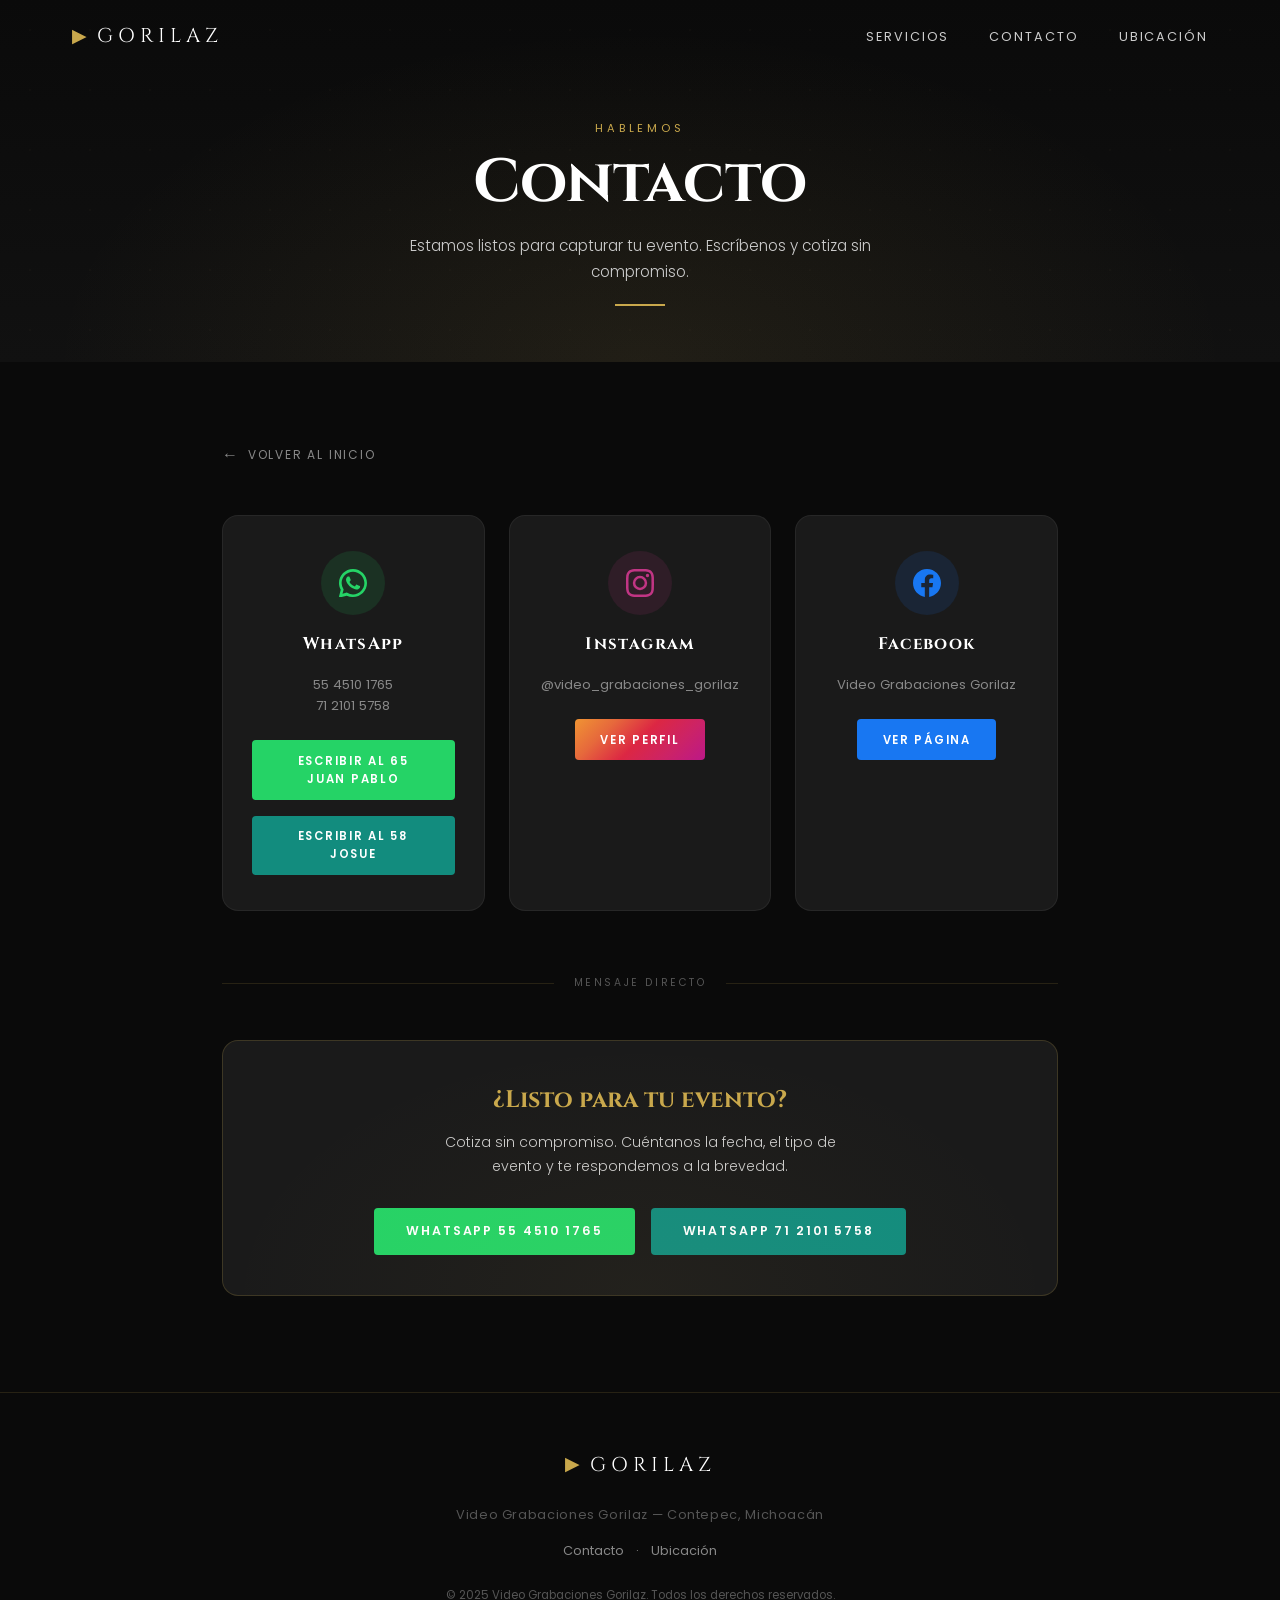
<file: pages/contacto.html>
<!DOCTYPE html>
<html lang="es">
<head>
  <meta charset="UTF-8" />
  <meta name="viewport" content="width=device-width, initial-scale=1.0" />
  <title>Contacto — Video Grabaciones Gorilaz</title>
  <link rel="preconnect" href="https://fonts.googleapis.com" />
  <link rel="preconnect" href="https://fonts.gstatic.com" crossorigin />
  <link href="https://fonts.googleapis.com/css2?family=Cinzel:wght@400;600;700&family=Poppins:wght@300;400;500;600&display=swap" rel="stylesheet" />
  <link rel="stylesheet" href="../css/style.css" />
  <link rel="stylesheet" href="../css/animations.css" />
  <style>
    /* ===== CONTACTO PAGE ===== */
    .page-hero {
      min-height: 38vh;
      display: flex;
      align-items: flex-end;
      justify-content: center;
      padding: calc(var(--nav-h) + 3rem) 2rem 3.5rem;
      text-align: center;
      background:
        radial-gradient(ellipse at 50% 100%, rgba(201,168,76,0.09) 0%, transparent 65%),
        linear-gradient(180deg, #0A0A0A 0%, #111 100%);
      position: relative;
      overflow: hidden;
    }
    .page-hero::before {
      content: '';
      position: absolute;
      inset: 0;
      background: url("data:image/svg+xml,%3Csvg width='60' height='60' viewBox='0 0 60 60' xmlns='http://www.w3.org/2000/svg'%3E%3Cg fill='none'%3E%3Cg fill='%23C9A84C' fill-opacity='0.03'%3E%3Ccircle cx='30' cy='30' r='1'/%3E%3C/g%3E%3C/g%3E%3C/svg%3E");
      pointer-events: none;
    }
    .page-hero-content { position: relative; z-index: 1; }
    .page-eyebrow {
      font-size: 0.7rem;
      letter-spacing: 0.35em;
      text-transform: uppercase;
      color: var(--gold);
      margin-bottom: 0.75rem;
    }
    .page-title {
      font-family: var(--font-display);
      font-size: clamp(2.2rem, 5vw, 3.8rem);
      font-weight: 700;
      line-height: 1.1;
      margin-bottom: 1rem;
    }
    .page-desc {
      font-size: 0.95rem;
      color: var(--gray-2);
      font-weight: 300;
      max-width: 480px;
      margin: 0 auto;
      line-height: 1.7;
    }
    .page-gold-line {
      width: 50px;
      height: 2px;
      background: var(--gold);
      margin: 1.2rem auto 0;
    }

    /* ===== CONTACTO MAIN ===== */
    .contacto-section {
      max-width: 900px;
      margin: 0 auto;
      padding: 5rem 2rem 6rem;
    }

    /* Cards de redes */
    .contacto-grid {
      display: grid;
      grid-template-columns: repeat(3, 1fr);
      gap: 1.5rem;
      margin-bottom: 4rem;
    }

    .contacto-card {
      background: var(--dark-2);
      border: 1px solid rgba(255,255,255,0.06);
      border-radius: var(--radius-lg);
      padding: 2.2rem 1.8rem;
      display: flex;
      flex-direction: column;
      align-items: center;
      text-align: center;
      gap: 1rem;
      transition: transform var(--transition), border-color var(--transition), box-shadow var(--transition);
      position: relative;
      overflow: hidden;
    }
    .contacto-card::before {
      content: '';
      position: absolute;
      top: 0; left: 0; right: 0;
      height: 2px;
      background: linear-gradient(90deg, transparent, var(--gold), transparent);
      opacity: 0;
      transition: opacity var(--transition);
    }
    .contacto-card:hover {
      transform: translateY(-5px);
      border-color: rgba(201,168,76,0.35);
      box-shadow: 0 16px 48px rgba(0,0,0,0.4), 0 0 24px rgba(201,168,76,0.08);
    }
    .contacto-card:hover::before { opacity: 1; }

    .card-icon-wrap {
      width: 64px;
      height: 64px;
      border-radius: 50%;
      display: flex;
      align-items: center;
      justify-content: center;
      font-size: 1.7rem;
      transition: transform var(--transition);
    }
    .contacto-card:hover .card-icon-wrap { transform: scale(1.1); }

    .icon-whatsapp { background: rgba(37,211,102,0.12); color: #25D366; }
    .icon-instagram { background: rgba(193,53,132,0.12); color: #C13584; }
    .icon-facebook { background: rgba(24,119,242,0.12); color: #1877F2; }

    .contacto-card-title {
      font-family: var(--font-display);
      font-size: 1.05rem;
      letter-spacing: 0.08em;
      color: var(--white);
    }
    .contacto-card-info {
      font-size: 0.82rem;
      color: var(--gray-3);
      line-height: 1.6;
    }
    .contacto-card-info span {
      display: block;
    }

    .contacto-btn {
      display: inline-block;
      margin-top: 0.5rem;
      padding: 0.7rem 1.6rem;
      border-radius: var(--radius-sm);
      font-size: 0.72rem;
      font-weight: 600;
      letter-spacing: 0.15em;
      text-transform: uppercase;
      transition: transform var(--transition), box-shadow var(--transition), opacity var(--transition);
      text-decoration: none;
    }
    .contacto-btn:hover { transform: translateY(-2px); opacity: 0.9; }

    .btn-whatsapp  { background: #25D366; color: #fff; }
    .btn-whatsapp2 { background: #128C7E; color: #fff; }
    .btn-instagram { background: linear-gradient(135deg, #f09433, #e6683c, #dc2743, #cc2366, #bc1888); color: #fff; }
    .btn-facebook  { background: #1877F2; color: #fff; }

    /* Números WhatsApp extra */
    .wa-numbers {
      display: flex;
      flex-direction: column;
      gap: 0.5rem;
      width: 100%;
    }

    /* Divider con texto */
    .contacto-divider {
      display: flex;
      align-items: center;
      gap: 1.2rem;
      margin: 0 0 3rem;
    }
    .contacto-divider::before,
    .contacto-divider::after {
      content: '';
      flex: 1;
      height: 1px;
      background: rgba(201,168,76,0.15);
    }
    .contacto-divider span {
      font-size: 0.65rem;
      letter-spacing: 0.25em;
      text-transform: uppercase;
      color: var(--gray-4);
      white-space: nowrap;
    }

    /* Banner mensaje directo */
    .contacto-banner {
      background: var(--dark-2);
      border: 1px solid rgba(201,168,76,0.2);
      border-radius: var(--radius-lg);
      padding: 2.5rem 2rem;
      text-align: center;
      position: relative;
      overflow: hidden;
    }
    .contacto-banner::after {
      content: '';
      position: absolute;
      inset: 0;
      background: radial-gradient(ellipse at 50% 100%, rgba(201,168,76,0.05), transparent 70%);
      pointer-events: none;
    }
    .banner-title {
      font-family: var(--font-display);
      font-size: 1.5rem;
      color: var(--gold);
      margin-bottom: 0.75rem;
    }
    .banner-text {
      font-size: 0.88rem;
      color: var(--gray-2);
      font-weight: 300;
      margin-bottom: 1.8rem;
      max-width: 420px;
      margin-left: auto;
      margin-right: auto;
      line-height: 1.7;
    }
    .banner-btns {
      display: flex;
      gap: 1rem;
      justify-content: center;
      flex-wrap: wrap;
    }
    .btn-banner-wa {
      padding: 0.85rem 2rem;
      background: #25D366;
      color: #fff;
      border-radius: var(--radius-sm);
      font-size: 0.78rem;
      font-weight: 600;
      letter-spacing: 0.15em;
      text-transform: uppercase;
      transition: transform var(--transition), box-shadow var(--transition);
    }
    .btn-banner-wa:hover {
      transform: translateY(-2px);
      box-shadow: 0 8px 24px rgba(37,211,102,0.3);
    }
    .btn-banner-wa2 {
      padding: 0.85rem 2rem;
      background: #128C7E;
      color: #fff;
      border-radius: var(--radius-sm);
      font-size: 0.78rem;
      font-weight: 600;
      letter-spacing: 0.15em;
      text-transform: uppercase;
      transition: transform var(--transition), box-shadow var(--transition);
    }
    .btn-banner-wa2:hover {
      transform: translateY(-2px);
      box-shadow: 0 8px 24px rgba(18,140,126,0.3);
    }

    /* Volver */
    .back-link {
      display: inline-flex;
      align-items: center;
      gap: 8px;
      font-size: 0.75rem;
      letter-spacing: 0.15em;
      text-transform: uppercase;
      color: var(--gray-3);
      margin-bottom: 3rem;
      transition: color var(--transition);
    }
    .back-link:hover { color: var(--gold); }
    .back-arrow { font-size: 1rem; transition: transform var(--transition); }
    .back-link:hover .back-arrow { transform: translateX(-4px); }

    @media (max-width: 700px) {
      .contacto-grid { grid-template-columns: 1fr; }
      .banner-btns { flex-direction: column; align-items: center; }
      .btn-banner-wa, .btn-banner-wa2 { width: 100%; text-align: center; max-width: 280px; }
    }
  </style>
</head>
<body>

  <!-- NAVBAR -->
  <nav class="navbar" id="navbar">
    <div class="nav-container">
      <a href="../index.html" class="nav-logo">
        <span class="logo-icon">▶</span>
        <span class="logo-text">GORILAZ</span>
      </a>
      <ul class="nav-links">
        <li><a href="../index.html#servicios">Servicios</a></li>
        <li><a href="contacto.html" class="nav-active">Contacto</a></li>
        <li><a href="ubicacion.html">Ubicación</a></li>
      </ul>
      <button class="hamburger" id="hamburger" aria-label="Menú">
        <span></span><span></span><span></span>
      </button>
    </div>
  </nav>

  <!-- PAGE HERO -->
  <header class="page-hero">
    <div class="page-hero-content">
      <p class="page-eyebrow">Hablemos</p>
      <h1 class="page-title">Contacto</h1>
      <p class="page-desc">Estamos listos para capturar tu evento. Escríbenos y cotiza sin compromiso.</p>
      <div class="page-gold-line"></div>
    </div>
  </header>

  <!-- CONTENIDO -->
  <section class="contacto-section">

    <a href="../index.html" class="back-link reveal">
      <span class="back-arrow">←</span> Volver al inicio
    </a>

    <!-- Cards redes sociales -->
    <div class="contacto-grid">

      <!-- WhatsApp 1 -->
      <div class="contacto-card reveal reveal-delay-1">
        <div class="card-icon-wrap icon-whatsapp">
          <svg width="28" height="28" viewBox="0 0 24 24" fill="currentColor" aria-hidden="true">
            <path d="M17.472 14.382c-.297-.149-1.758-.867-2.03-.967-.273-.099-.471-.148-.67.15-.197.297-.767.966-.94 1.164-.173.199-.347.223-.644.075-.297-.15-1.255-.463-2.39-1.475-.883-.788-1.48-1.761-1.653-2.059-.173-.297-.018-.458.13-.606.134-.133.298-.347.446-.52.149-.174.198-.298.298-.497.099-.198.05-.371-.025-.52-.075-.149-.669-1.612-.916-2.207-.242-.579-.487-.5-.669-.51-.173-.008-.371-.01-.57-.01-.198 0-.52.074-.792.372-.272.297-1.04 1.016-1.04 2.479 0 1.462 1.065 2.875 1.213 3.074.149.198 2.096 3.2 5.077 4.487.709.306 1.262.489 1.694.625.712.227 1.36.195 1.871.118.571-.085 1.758-.719 2.006-1.413.248-.694.248-1.289.173-1.413-.074-.124-.272-.198-.57-.347z"/>
            <path d="M12 0C5.373 0 0 5.373 0 12c0 2.115.549 4.099 1.505 5.832L.057 23.43a.75.75 0 0 0 .922.919l5.684-1.49A11.945 11.945 0 0 0 12 24c6.627 0 12-5.373 12-12S18.627 0 12 0zm0 21.75a9.697 9.697 0 0 1-4.95-1.357l-.355-.211-3.676.964.982-3.589-.231-.368A9.697 9.697 0 0 1 2.25 12C2.25 6.615 6.615 2.25 12 2.25S21.75 6.615 21.75 12 17.385 21.75 12 21.75z"/>
          </svg>
        </div>
        <h2 class="contacto-card-title">WhatsApp</h2>
        <div class="contacto-card-info">
          <span>55 4510 1765</span>
          <span>71 2101 5758</span>
        </div>
        <div class="wa-numbers">
          <a href="https://wa.me/525545101765" target="_blank" rel="noopener" class="contacto-btn btn-whatsapp">
            Escribir al 65 Juan Pablo
          </a>
          <a href="https://wa.me/527121015758" target="_blank" rel="noopener" class="contacto-btn btn-whatsapp2">
            Escribir al 58 Josue
          </a>
        </div>
      </div>

      <!-- Instagram -->
      <div class="contacto-card reveal reveal-delay-2">
        <div class="card-icon-wrap icon-instagram">
          <svg width="28" height="28" viewBox="0 0 24 24" fill="currentColor" aria-hidden="true">
            <path d="M12 2.163c3.204 0 3.584.012 4.85.07 3.252.148 4.771 1.691 4.919 4.919.058 1.265.069 1.645.069 4.849 0 3.205-.012 3.584-.069 4.849-.149 3.225-1.664 4.771-4.919 4.919-1.266.058-1.644.07-4.85.07-3.204 0-3.584-.012-4.849-.07-3.26-.149-4.771-1.699-4.919-4.92-.058-1.265-.07-1.644-.07-4.849 0-3.204.013-3.583.07-4.849.149-3.227 1.664-4.771 4.919-4.919 1.266-.057 1.645-.069 4.849-.069zM12 0C8.741 0 8.333.014 7.053.072 2.695.272.273 2.69.073 7.052.014 8.333 0 8.741 0 12c0 3.259.014 3.668.072 4.948.2 4.358 2.618 6.78 6.98 6.98C8.333 23.986 8.741 24 12 24c3.259 0 3.668-.014 4.948-.072 4.354-.2 6.782-2.618 6.979-6.98.059-1.28.073-1.689.073-4.948 0-3.259-.014-3.667-.072-4.947-.196-4.354-2.617-6.78-6.979-6.98C15.668.014 15.259 0 12 0zm0 5.838a6.162 6.162 0 1 0 0 12.324 6.162 6.162 0 0 0 0-12.324zM12 16a4 4 0 1 1 0-8 4 4 0 0 1 0 8zm6.406-11.845a1.44 1.44 0 1 0 0 2.881 1.44 1.44 0 0 0 0-2.881z"/>
          </svg>
        </div>
        <h2 class="contacto-card-title">Instagram</h2>
        <div class="contacto-card-info">
          <span>@video_grabaciones_gorilaz</span>
        </div>
        <a href="https://www.instagram.com/video_grabaciones_gorilaz?igsh=MTBqZTFjczJheXRqeA==" target="_blank" rel="noopener" class="contacto-btn btn-instagram">
          Ver perfil
        </a>
      </div>

      <!-- Facebook -->
      <div class="contacto-card reveal reveal-delay-3">
        <div class="card-icon-wrap icon-facebook">
          <svg width="28" height="28" viewBox="0 0 24 24" fill="currentColor" aria-hidden="true">
            <path d="M24 12.073c0-6.627-5.373-12-12-12s-12 5.373-12 12c0 5.99 4.388 10.954 10.125 11.854v-8.385H7.078v-3.47h3.047V9.43c0-3.007 1.792-4.669 4.533-4.669 1.312 0 2.686.235 2.686.235v2.953H15.83c-1.491 0-1.956.925-1.956 1.874v2.25h3.328l-.532 3.47h-2.796v8.385C19.612 23.027 24 18.062 24 12.073z"/>
          </svg>
        </div>
        <h2 class="contacto-card-title">Facebook</h2>
        <div class="contacto-card-info">
          <span>Video Grabaciones Gorilaz</span>
        </div>
        <a href="https://www.facebook.com/share/17Q7waD1JW/" target="_blank" rel="noopener" class="contacto-btn btn-facebook">
          Ver página
        </a>
      </div>

    </div>

    <div class="contacto-divider reveal">
      <span>Mensaje directo</span>
    </div>

    <!-- Banner CTA -->
    <div class="contacto-banner reveal">
      <h3 class="banner-title">¿Listo para tu evento?</h3>
      <p class="banner-text">Cotiza sin compromiso. Cuéntanos la fecha, el tipo de evento y te respondemos a la brevedad.</p>
      <div class="banner-btns">
        <a href="https://wa.me/525545101765?text=Hola,%20me%20gustar%C3%ADa%20cotizar%20un%20evento%20con%20Video%20Grabaciones%20Gorilaz" target="_blank" rel="noopener" class="btn-banner-wa">
          WhatsApp 55 4510 1765
        </a>
        <a href="https://wa.me/527121015758?text=Hola,%20me%20gustar%C3%ADa%20cotizar%20un%20evento%20con%20Video%20Grabaciones%20Gorilaz" target="_blank" rel="noopener" class="btn-banner-wa2">
          WhatsApp 71 2101 5758
        </a>
      </div>
    </div>

  </section>

  <!-- FOOTER -->
  <footer class="footer">
    <div class="footer-inner">
      <div class="footer-logo">
        <span class="logo-icon">▶</span>
        <span class="logo-text">GORILAZ</span>
      </div>
      <p class="footer-tagline">Video Grabaciones Gorilaz — Contepec, Michoacán</p>
      <div class="footer-links">
        <a href="contacto.html">Contacto</a>
        <span>·</span>
        <a href="ubicacion.html">Ubicación</a>
      </div>
      <p class="footer-copy">&copy; 2025 Video Grabaciones Gorilaz. Todos los derechos reservados.</p>
    </div>
  </footer>

  <script src="../js/main.js"></script>
</body>
</html>
</file>
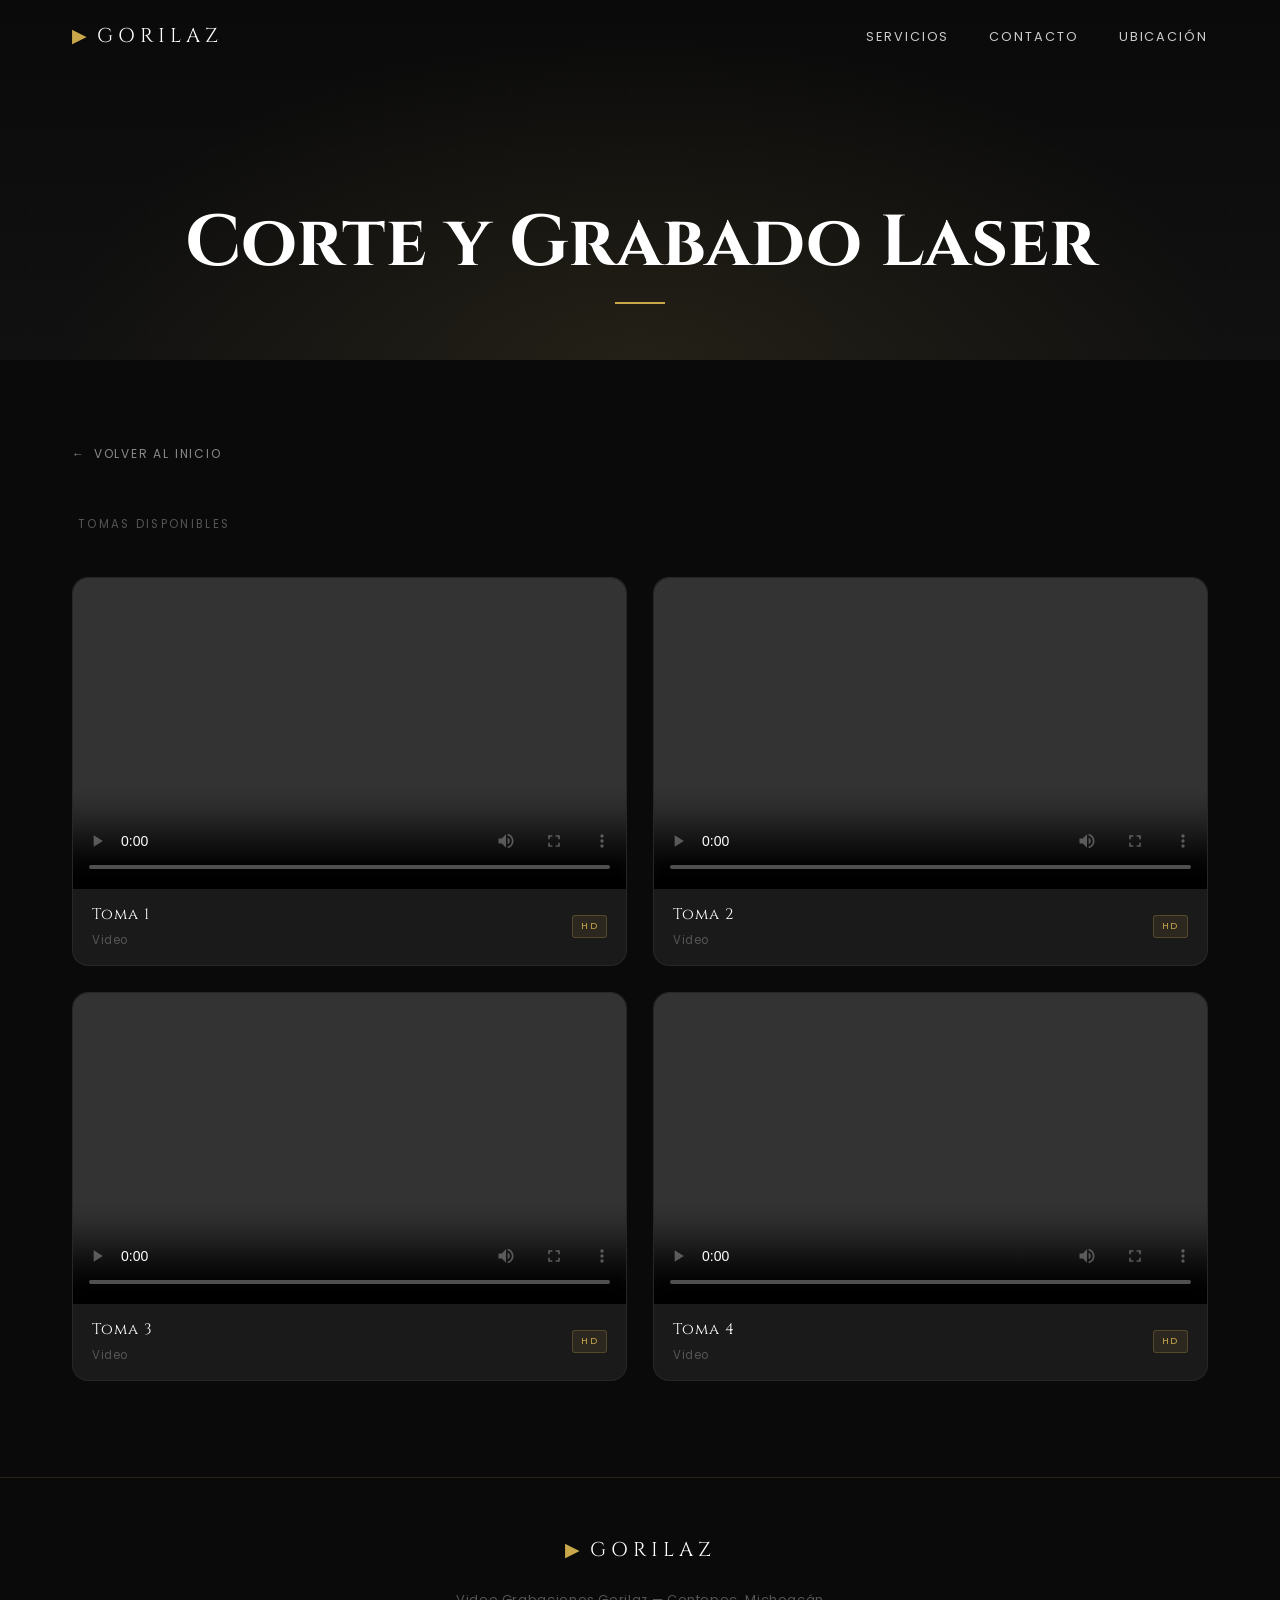
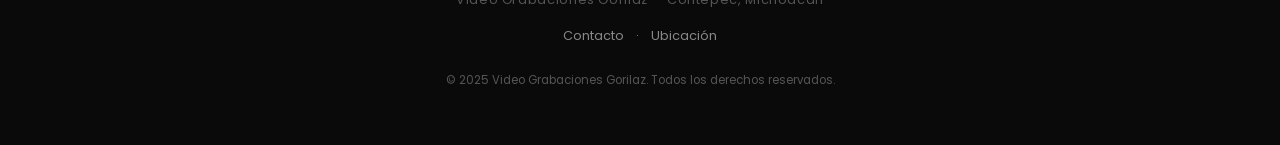
<file: pages/cortelaser.html>
<!DOCTYPE html>
<html lang="es">
<head>
  <meta charset="UTF-8" />
  <meta name="viewport" content="width=device-width, initial-scale=1.0" />
  <title>Tomas Aéreas — Video Grabaciones Gorilaz</title>
  <link rel="preconnect" href="https://fonts.googleapis.com" />
  <link rel="preconnect" href="https://fonts.gstatic.com" crossorigin />
  <link href="https://fonts.googleapis.com/css2?family=Cinzel:wght@400;600;700&family=Poppins:wght@300;400;500;600&display=swap" rel="stylesheet" />
  <link rel="stylesheet" href="../css/style.css" />
  <link rel="stylesheet" href="../css/animations.css" />
  <style>
    .page-hero {
      min-height: 40vh;
      display: flex;
      align-items: flex-end;
      justify-content: center;
      padding: calc(var(--nav-h) + 3rem) 2rem 3.5rem;
      text-align: center;
      background:
        radial-gradient(ellipse at 50% 100%, rgba(201,168,76,0.1) 0%, transparent 65%),
        linear-gradient(180deg, #0A0A0A 0%, #111 100%);
      position: relative;
      overflow: hidden;
    }
    .page-hero::before {
      content: '';
      position: absolute;
      inset: 0;
      background: url("data:image/svg+xml,%3Csvg width='60' height='60' viewBox='0 0 60 60' xmlns='http://www.w3.org/2000/svg'%3E%3Cg fill='none'%3E%3Cg fill='%23C9A84C' fill-opacity='0.03'%3E%3Ccircle cx='30' cy='30' r='1'/%3E%3C/g%3E%3C/g%3E%3C/svg%3E");
      pointer-events: none;
    }
    .page-hero-content { position: relative; z-index: 1; }
    .page-eyebrow {
      font-size: 0.7rem;
      letter-spacing: 0.35em;
      text-transform: uppercase;
      color: var(--gold);
      margin-bottom: 0.75rem;
    }
    .page-title {
      font-family: var(--font-display);
      font-size: clamp(2.5rem, 6vw, 4.5rem);
      font-weight: 700;
      line-height: 1.1;
      margin-bottom: 1rem;
    }
    .page-desc {
      font-size: 0.95rem;
      color: var(--gray-2);
      font-weight: 300;
      max-width: 480px;
      margin: 0 auto;
      line-height: 1.7;
    }
    .page-gold-line {
      width: 50px;
      height: 2px;
      background: var(--gold);
      margin: 1.2rem auto 0;
    }

    /* ===== GALERIA ===== */
    .galeria-section {
      max-width: 1200px;
      margin: 0 auto;
      padding: 5rem 2rem 6rem;
    }
    .back-link {
      display: inline-flex;
      align-items: center;
      gap: 8px;
      font-size: 0.75rem;
      letter-spacing: 0.15em;
      text-transform: uppercase;
      color: var(--gray-3);
      margin-bottom: 3rem;
      transition: color var(--transition);
    }
    .back-link:hover { color: var(--gold); }
    .back-arrow { transition: transform var(--transition); }
    .back-link:hover .back-arrow { transform: translateX(-4px); }

    .galeria-meta {
      margin-bottom: 2.5rem;
    }
    .galeria-count {
      font-size: 0.72rem;
      letter-spacing: 0.2em;
      text-transform: uppercase;
      color: var(--gray-4);
    }
    .galeria-count span {
      color: var(--gold);
      font-family: var(--font-display);
      font-size: 1rem;
      margin-right: 6px;
    }

    /* Grid principal — 2 columnas para videos horizontales */
    .galeria-grid {
      display: grid;
      grid-template-columns: repeat(2, 1fr);
      gap: 1.6rem;
    }

    /* ---- Tarjeta Facebook ---- */
    .aerea-card {
      background: var(--dark-2);
      border: 1px solid rgba(255,255,255,0.06);
      border-radius: var(--radius-lg);
      overflow: hidden;
      transition: transform var(--transition), border-color var(--transition), box-shadow var(--transition);
      position: relative;
    }
    .aerea-card:hover {
      transform: translateY(-5px);
      border-color: rgba(201,168,76,0.35);
      box-shadow: 0 16px 48px rgba(0,0,0,0.5), 0 0 20px rgba(201,168,76,0.07);
    }

    /* Thumbnail placeholder con ícono dron */
    .aerea-thumb {
      width: 100%;
      aspect-ratio: 16 / 9;
      background: linear-gradient(135deg, #161616, #222);
      display: flex;
      align-items: center;
      justify-content: center;
      position: relative;
      overflow: hidden;
    }
    .aerea-thumb::before {
      content: '';
      position: absolute;
      inset: 0;
      background: radial-gradient(ellipse at 50% 50%, rgba(201,168,76,0.06), transparent 70%);
    }
    .drone-icon {
      font-size: 3.5rem;
      color: rgba(201,168,76,0.25);
      position: relative;
      z-index: 1;
      transition: transform 0.4s ease, color 0.3s ease;
    }
    .aerea-card:hover .drone-icon {
      transform: translateY(-6px) scale(1.1);
      color: rgba(201,168,76,0.45);
    }

    .aerea-card-body {
      padding: 1.2rem 1.5rem 1.4rem;
      display: flex;
      align-items: center;
      justify-content: space-between;
      gap: 1rem;
    }
    .aerea-label {
      font-family: var(--font-display);
      font-size: 0.95rem;
      color: var(--white);
      letter-spacing: 0.06em;
    }
    .aerea-sub {
      font-size: 0.72rem;
      color: var(--gray-4);
      margin-top: 3px;
      letter-spacing: 0.05em;
    }
    .btn-fb {
      display: inline-flex;
      align-items: center;
      gap: 7px;
      padding: 0.65rem 1.2rem;
      background: transparent;
      border: 1px solid rgba(201,168,76,0.35);
      border-radius: var(--radius-sm);
      color: var(--gold);
      font-size: 0.68rem;
      font-weight: 500;
      letter-spacing: 0.12em;
      text-transform: uppercase;
      white-space: nowrap;
      transition: background var(--transition), border-color var(--transition), transform var(--transition);
      flex-shrink: 0;
    }
    .btn-fb:hover {
      background: rgba(201,168,76,0.1);
      border-color: var(--gold);
      transform: translateY(-1px);
    }

    /* ---- Tarjeta local (video/foto) ---- */
    /* Los videos/fotos locales son horizontales, se muestran directo */
    .aerea-card-local .aerea-media {
      width: 100%;
      aspect-ratio: 16 / 9;
      background: #000;
      display: block;
      position: relative;
    }
    .aerea-card-local video {
      width: 100%;
      height: 100%;
      display: block;
      object-fit: cover;
    }
    .aerea-card-local img {
      width: 100%;
      height: 100%;
      display: block;
      object-fit: cover;
      object-position: center;
    }
    .aerea-card-local .aerea-card-body {
      padding: 0.9rem 1.2rem 1rem;
    }
    .local-badge {
      font-size: 0.58rem;
      letter-spacing: 0.15em;
      text-transform: uppercase;
      padding: 3px 8px;
      border-radius: 3px;
      background: rgba(201,168,76,0.1);
      color: var(--gold);
      border: 1px solid rgba(201,168,76,0.25);
      flex-shrink: 0;
    }

    @media (max-width: 700px) {
      .galeria-grid { grid-template-columns: 1fr; }
    }
  </style>
</head>
<body>

  <!-- NAVBAR -->
  <nav class="navbar" id="navbar">
    <div class="nav-container">
      <a href="../index.html" class="nav-logo">
        <span class="logo-icon">▶</span>
        <span class="logo-text">GORILAZ</span>
      </a>
      <ul class="nav-links">
        <li><a href="../index.html#servicios">Servicios</a></li>
        <li><a href="contacto.html">Contacto</a></li>
        <li><a href="ubicacion.html">Ubicación</a></li>
      </ul>
      <button class="hamburger" id="hamburger" aria-label="Menú">
        <span></span><span></span><span></span>
      </button>
    </div>
  </nav>

  <!-- HERO -->
  <header class="page-hero">
    <div class="page-hero-content">
      <p class="page-eyebrow"></p>
      <h1 class="page-title">Corte y Grabado Laser</h1>
      <p class="page-desc"></p>
      <div class="page-gold-line"></div>
    </div>
  </header>

  <!-- GALERÍA -->
  <section class="galeria-section">

    <a href="../index.html" class="back-link reveal">
      <span class="back-arrow">←</span> Volver al inicio
    </a>

    <div class="galeria-meta reveal">
      <p class="galeria-count"><span></span> tomas disponibles</p>
    </div>

    <div class="galeria-grid">

      <!-- VIDEO LOCAL 1 — coloca el archivo en videos/aereas/aerea-1.mp4 -->
      <div class="aerea-card aerea-card-local reveal reveal-delay-1">
        <div class="aerea-media">
          <video controls preload="metadata">
            <source src="../videos/cortelaser/corte1.mp4" type="video/mp4" />
          </video>
        </div>
        <div class="aerea-card-body">
          <div>
            <p class="aerea-label">Toma 1</p>
            <p class="aerea-sub">Video</p>
          </div>
          <span class="local-badge">HD</span>
        </div>
      </div>

      <div class="aerea-card aerea-card-local reveal reveal-delay-1">
        <div class="aerea-media">
          <video controls preload="metadata">
            <source src="../videos/cortelaser/corte2.mp4" type="video/mp4" />
          </video>
        </div>
        <div class="aerea-card-body">
          <div>
            <p class="aerea-label">Toma 2</p>
            <p class="aerea-sub">Video</p>
          </div>
          <span class="local-badge">HD</span>
        </div>
      </div>

      <div class="aerea-card aerea-card-local reveal reveal-delay-1">
        <div class="aerea-media">
          <video controls preload="metadata">
            <source src="../videos/cortelaser/corte3.mp4" type="video/mp4" />
          </video>
        </div>
        <div class="aerea-card-body">
          <div>
            <p class="aerea-label">Toma 3</p>
            <p class="aerea-sub">Video</p>
          </div>
          <span class="local-badge">HD</span>
        </div>
      </div>

      <div class="aerea-card aerea-card-local reveal reveal-delay-1">
        <div class="aerea-media">
          <video controls preload="metadata">
            <source src="../videos/cortelaser/corte4.mp4" type="video/mp4" />
          </video>
        </div>
        <div class="aerea-card-body">
          <div>
            <p class="aerea-label">Toma 4</p>
            <p class="aerea-sub">Video</p>
          </div>
          <span class="local-badge">HD</span>
        </div>
      </div>

      
    </div>
  </section>

  <!-- FOOTER -->
  <footer class="footer">
    <div class="footer-inner">
      <div class="footer-logo">
        <span class="logo-icon">▶</span>
        <span class="logo-text">GORILAZ</span>
      </div>
      <p class="footer-tagline">Video Grabaciones Gorilaz — Contepec, Michoacán</p>
      <div class="footer-links">
        <a href="contacto.html">Contacto</a>
        <span>·</span>
        <a href="ubicacion.html">Ubicación</a>
      </div>
      <p class="footer-copy">&copy; 2025 Video Grabaciones Gorilaz. Todos los derechos reservados.</p>
    </div>
  </footer>

  <script src="../js/main.js"></script>
</body>
</html>
</file>
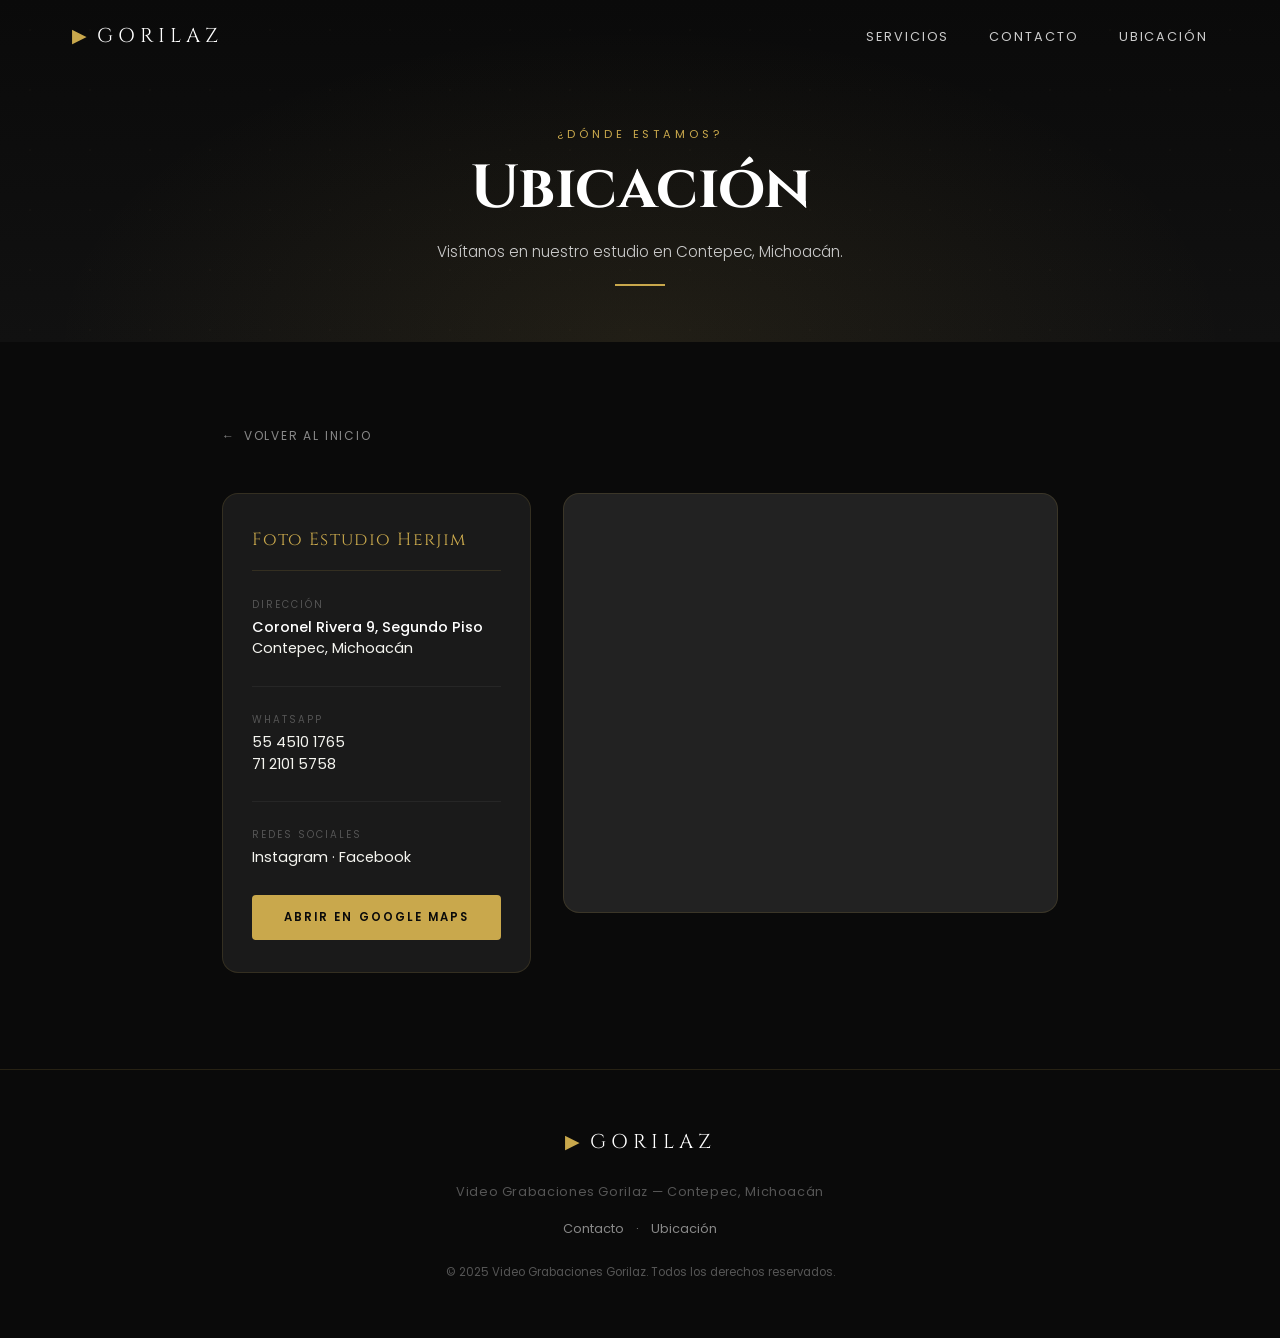
<file: pages/ubicacion.html>
<!DOCTYPE html>
<html lang="es">
<head>
  <meta charset="UTF-8" />
  <meta name="viewport" content="width=device-width, initial-scale=1.0" />
  <title>Ubicación — Video Grabaciones Gorilaz</title>
  <link rel="preconnect" href="https://fonts.googleapis.com" />
  <link rel="preconnect" href="https://fonts.gstatic.com" crossorigin />
  <link href="https://fonts.googleapis.com/css2?family=Cinzel:wght@400;600;700&family=Poppins:wght@300;400;500;600&display=swap" rel="stylesheet" />
  <link rel="stylesheet" href="../css/style.css" />
  <link rel="stylesheet" href="../css/animations.css" />
  <style>
    .page-hero {
      min-height: 38vh;
      display: flex;
      align-items: flex-end;
      justify-content: center;
      padding: calc(var(--nav-h) + 3rem) 2rem 3.5rem;
      text-align: center;
      background:
        radial-gradient(ellipse at 50% 100%, rgba(201,168,76,0.09) 0%, transparent 65%),
        linear-gradient(180deg, #0A0A0A 0%, #111 100%);
      position: relative;
      overflow: hidden;
    }
    .page-hero::before {
      content: '';
      position: absolute;
      inset: 0;
      background: url("data:image/svg+xml,%3Csvg width='60' height='60' viewBox='0 0 60 60' xmlns='http://www.w3.org/2000/svg'%3E%3Cg fill='none'%3E%3Cg fill='%23C9A84C' fill-opacity='0.03'%3E%3Ccircle cx='30' cy='30' r='1'/%3E%3C/g%3E%3C/g%3E%3C/svg%3E");
      pointer-events: none;
    }
    .page-hero-content { position: relative; z-index: 1; }
    .page-eyebrow {
      font-size: 0.7rem;
      letter-spacing: 0.35em;
      text-transform: uppercase;
      color: var(--gold);
      margin-bottom: 0.75rem;
    }
    .page-title {
      font-family: var(--font-display);
      font-size: clamp(2.2rem, 5vw, 3.8rem);
      font-weight: 700;
      line-height: 1.1;
      margin-bottom: 1rem;
    }
    .page-desc {
      font-size: 0.95rem;
      color: var(--gray-2);
      font-weight: 300;
      max-width: 480px;
      margin: 0 auto;
      line-height: 1.7;
    }
    .page-gold-line {
      width: 50px;
      height: 2px;
      background: var(--gold);
      margin: 1.2rem auto 0;
    }

    /* ===== UBICACION CONTENT ===== */
    .ubicacion-section {
      max-width: 900px;
      margin: 0 auto;
      padding: 5rem 2rem 6rem;
    }
    .back-link {
      display: inline-flex;
      align-items: center;
      gap: 8px;
      font-size: 0.75rem;
      letter-spacing: 0.15em;
      text-transform: uppercase;
      color: var(--gray-3);
      margin-bottom: 3rem;
      transition: color var(--transition);
    }
    .back-link:hover { color: var(--gold); }
    .back-arrow { transition: transform var(--transition); }
    .back-link:hover .back-arrow { transform: translateX(-4px); }

    .ubicacion-grid {
      display: grid;
      grid-template-columns: 1fr 1.6fr;
      gap: 2rem;
      align-items: start;
    }

    /* Tarjeta de datos */
    .datos-card {
      background: var(--dark-2);
      border: 1px solid rgba(201,168,76,0.15);
      border-radius: var(--radius-lg);
      padding: 2rem 1.8rem;
      display: flex;
      flex-direction: column;
      gap: 1.6rem;
    }
    .datos-card-title {
      font-family: var(--font-display);
      font-size: 1.1rem;
      color: var(--gold);
      letter-spacing: 0.08em;
      padding-bottom: 1rem;
      border-bottom: 1px solid rgba(201,168,76,0.15);
    }
    .dato-item {
      display: flex;
      flex-direction: column;
      gap: 4px;
    }
    .dato-label {
      font-size: 0.62rem;
      letter-spacing: 0.2em;
      text-transform: uppercase;
      color: var(--gray-4);
    }
    .dato-value {
      font-size: 0.9rem;
      color: var(--gray-1);
      line-height: 1.5;
    }
    .dato-value strong {
      color: var(--white);
      font-weight: 500;
    }
    .dato-divider {
      height: 1px;
      background: rgba(255,255,255,0.05);
    }
    .btn-gmaps {
      display: block;
      text-align: center;
      padding: 0.85rem 1.5rem;
      background: var(--gold);
      color: var(--black);
      border-radius: var(--radius-sm);
      font-size: 0.72rem;
      font-weight: 600;
      letter-spacing: 0.18em;
      text-transform: uppercase;
      transition: background var(--transition), transform var(--transition), box-shadow var(--transition);
    }
    .btn-gmaps:hover {
      background: var(--gold-light);
      transform: translateY(-2px);
      box-shadow: 0 8px 24px rgba(201,168,76,0.3);
    }

    /* Mapa */
    .mapa-wrap {
      border-radius: var(--radius-lg);
      overflow: hidden;
      border: 1px solid rgba(201,168,76,0.15);
      height: 420px;
      background: var(--dark-3);
    }
    .mapa-wrap iframe {
      width: 100%;
      height: 100%;
      border: none;
      display: block;
    }

    @media (max-width: 700px) {
      .ubicacion-grid { grid-template-columns: 1fr; }
      .mapa-wrap { height: 300px; }
    }
  </style>
</head>
<body>

  <!-- NAVBAR -->
  <nav class="navbar" id="navbar">
    <div class="nav-container">
      <a href="../index.html" class="nav-logo">
        <span class="logo-icon">▶</span>
        <span class="logo-text">GORILAZ</span>
      </a>
      <ul class="nav-links">
        <li><a href="../index.html#servicios">Servicios</a></li>
        <li><a href="contacto.html">Contacto</a></li>
        <li><a href="ubicacion.html" class="nav-active">Ubicación</a></li>
      </ul>
      <button class="hamburger" id="hamburger" aria-label="Menú">
        <span></span><span></span><span></span>
      </button>
    </div>
  </nav>

  <!-- HERO -->
  <header class="page-hero">
    <div class="page-hero-content">
      <p class="page-eyebrow">¿Dónde estamos?</p>
      <h1 class="page-title">Ubicación</h1>
      <p class="page-desc">Visítanos en nuestro estudio en Contepec, Michoacán.</p>
      <div class="page-gold-line"></div>
    </div>
  </header>

  <!-- CONTENIDO -->
  <section class="ubicacion-section">

    <a href="../index.html" class="back-link reveal">
      <span class="back-arrow">←</span> Volver al inicio
    </a>

    <div class="ubicacion-grid">

      <!-- Datos -->
      <div class="datos-card reveal reveal-delay-1">
        <p class="datos-card-title">Foto Estudio Herjim</p>

        <div class="dato-item">
          <span class="dato-label">Dirección</span>
          <span class="dato-value">
            <strong>Coronel Rivera 9, Segundo Piso</strong><br>
            Contepec, Michoacán
          </span>
        </div>

        <div class="dato-divider"></div>

        <div class="dato-item">
          <span class="dato-label">WhatsApp</span>
          <span class="dato-value">
            55 4510 1765<br>
            71 2101 5758
          </span>
        </div>

        <div class="dato-divider"></div>

        <div class="dato-item">
          <span class="dato-label">Redes sociales</span>
          <span class="dato-value">
            Instagram · Facebook
          </span>
        </div>

        <a href="https://maps.app.goo.gl/pj9c43i9BusLeUWJA" target="_blank" rel="noopener" class="btn-gmaps">
          Abrir en Google Maps
        </a>
      </div>

      <!-- Mapa -->
      <div class="mapa-wrap reveal reveal-delay-2">
        <iframe
          src="https://www.google.com/maps/embed?pb=!1m18!1m12!1m3!1d3741.5!2d-100.1621833!3d19.9525292!2m3!1f0!2f0!3f0!3m2!1i1024!2i768!4f13.1!3m3!1m2!1s0x85d2e3c6d3181841%3A0x8fa010fefcf62a0!2sFOTO+ESTUDIO+HERJIM!5e0!3m2!1ses!2smx!4v1"
          allowfullscreen=""
          loading="lazy"
          referrerpolicy="no-referrer-when-downgrade"
          title="Ubicación Foto Estudio Herjim, Contepec Michoacán">
        </iframe>
      </div>

    </div>
  </section>

  <!-- FOOTER -->
  <footer class="footer">
    <div class="footer-inner">
      <div class="footer-logo">
        <span class="logo-icon">▶</span>
        <span class="logo-text">GORILAZ</span>
      </div>
      <p class="footer-tagline">Video Grabaciones Gorilaz — Contepec, Michoacán</p>
      <div class="footer-links">
        <a href="contacto.html">Contacto</a>
        <span>·</span>
        <a href="ubicacion.html">Ubicación</a>
      </div>
      <p class="footer-copy">&copy; 2025 Video Grabaciones Gorilaz. Todos los derechos reservados.</p>
    </div>
  </footer>

  <script src="../js/main.js"></script>
</body>
</html>
</file>
<file: css/style.css>
/* =============================================
   VIDEO GRABACIONES GORILAZ — style.css
   Paleta: Negro / Dorado
   ============================================= */

/* --- VARIABLES --- */
:root {
  --gold:        #C9A84C;
  --gold-light:  #E2C87A;
  --gold-dark:   #8B6914;
  --black:       #0A0A0A;
  --dark:        #111111;
  --dark-2:      #1A1A1A;
  --dark-3:      #222222;
  --dark-4:      #2A2A2A;
  --white:       #FFFFFF;
  --gray-1:      #F5F5F0;
  --gray-2:      #CCCCCC;
  --gray-3:      #888888;
  --gray-4:      #555555;

  --font-display: 'Cinzel', serif;
  --font-body:    'Poppins', sans-serif;

  --nav-h: 72px;
  --radius-sm: 4px;
  --radius-md: 10px;
  --radius-lg: 16px;

  --transition: 0.35s cubic-bezier(0.4, 0, 0.2, 1);
  --shadow-gold: 0 0 30px rgba(201,168,76,0.15);
}

/* --- RESET --- */
*, *::before, *::after { box-sizing: border-box; margin: 0; padding: 0; }
html { scroll-behavior: smooth; }
body {
  font-family: var(--font-body);
  background: var(--black);
  color: var(--white);
  overflow-x: hidden;
  line-height: 1.6;
}
img { display: block; max-width: 100%; }
a { text-decoration: none; color: inherit; }
ul { list-style: none; }

/* =============================================
   NAVBAR
   ============================================= */
.navbar {
  position: fixed;
  top: 0; left: 0; right: 0;
  z-index: 100;
  height: var(--nav-h);
  background: transparent;
  transition: background var(--transition), backdrop-filter var(--transition);
}
.navbar.scrolled {
  background: rgba(10,10,10,0.92);
  backdrop-filter: blur(12px);
  border-bottom: 1px solid rgba(201,168,76,0.2);
}
.nav-container {
  max-width: 1200px;
  margin: 0 auto;
  padding: 0 2rem;
  height: 100%;
  display: flex;
  align-items: center;
  justify-content: space-between;
}
.nav-logo {
  display: flex;
  align-items: center;
  gap: 10px;
  cursor: pointer;
}
.logo-icon {
  color: var(--gold);
  font-size: 1.2rem;
}
.logo-text {
  font-family: var(--font-display);
  font-size: 1.25rem;
  letter-spacing: 0.25em;
  color: var(--white);
}
.nav-links {
  display: flex;
  gap: 2.5rem;
}
.nav-links a {
  font-size: 0.8rem;
  letter-spacing: 0.15em;
  text-transform: uppercase;
  color: var(--gray-2);
  position: relative;
  transition: color var(--transition);
}
.nav-links a::after {
  content: '';
  position: absolute;
  bottom: -4px; left: 0;
  width: 0; height: 1px;
  background: var(--gold);
  transition: width var(--transition);
}
.nav-links a:hover { color: var(--gold); }
.nav-links a:hover::after { width: 100%; }

.hamburger {
  display: none;
  flex-direction: column;
  gap: 5px;
  background: none;
  border: none;
  cursor: pointer;
  padding: 4px;
}
.hamburger span {
  display: block;
  width: 24px; height: 2px;
  background: var(--white);
  transition: var(--transition);
}

/* =============================================
   HERO
   ============================================= */
.hero {
  position: relative;
  min-height: 100vh;
  display: flex;
  align-items: center;
  justify-content: center;
  text-align: center;
  background:
    radial-gradient(ellipse at 20% 50%, rgba(201,168,76,0.06) 0%, transparent 60%),
    radial-gradient(ellipse at 80% 20%, rgba(201,168,76,0.04) 0%, transparent 50%),
    linear-gradient(180deg, #0A0A0A 0%, #111111 100%);
  overflow: hidden;
}
.hero-overlay {
  position: absolute;
  inset: 0;
  background: url("data:image/svg+xml,%3Csvg width='60' height='60' viewBox='0 0 60 60' xmlns='http://www.w3.org/2000/svg'%3E%3Cg fill='none' fill-rule='evenodd'%3E%3Cg fill='%23C9A84C' fill-opacity='0.03'%3E%3Ccircle cx='30' cy='30' r='1'/%3E%3C/g%3E%3C/g%3E%3C/svg%3E");
  pointer-events: none;
}
.hero-particles {
  position: absolute;
  inset: 0;
  pointer-events: none;
}
.hero-content {
  position: relative;
  z-index: 2;
  padding: 0 1.5rem;
  max-width: 800px;
}
.hero-eyebrow {
  font-size: 0.75rem;
  letter-spacing: 0.35em;
  text-transform: uppercase;
  color: var(--gold);
  margin-bottom: 1.5rem;
  opacity: 0;
  animation: fadeUp 0.8s 0.3s forwards;
}
.hero-title {
  font-family: var(--font-display);
  font-size: clamp(2.8rem, 7vw, 5.5rem);
  font-weight: 700;
  line-height: 1.1;
  margin-bottom: 1.5rem;
  display: flex;
  flex-direction: column;
}
.hero-title .line {
  opacity: 0;
  animation: fadeUp 0.8s 0.5s forwards;
}
.hero-title .line.gold {
  color: var(--gold);
  animation-delay: 0.7s;
}
.hero-subtitle {
  font-size: 1rem;
  font-weight: 300;
  color: var(--gray-2);
  letter-spacing: 0.05em;
  margin-bottom: 2.5rem;
  opacity: 0;
  animation: fadeUp 0.8s 0.9s forwards;
}
.hero-cta {
  display: flex;
  gap: 1.2rem;
  justify-content: center;
  flex-wrap: wrap;
  opacity: 0;
  animation: fadeUp 0.8s 1.1s forwards;
}

/* Botones */
.btn-primary {
  display: inline-block;
  padding: 0.85rem 2.2rem;
  background: var(--gold);
  color: var(--black);
  font-family: var(--font-body);
  font-size: 0.78rem;
  font-weight: 600;
  letter-spacing: 0.2em;
  text-transform: uppercase;
  border-radius: var(--radius-sm);
  transition: background var(--transition), transform var(--transition), box-shadow var(--transition);
}
.btn-primary:hover {
  background: var(--gold-light);
  transform: translateY(-2px);
  box-shadow: 0 8px 24px rgba(201,168,76,0.35);
}
.btn-outline {
  display: inline-block;
  padding: 0.85rem 2.2rem;
  border: 1px solid rgba(201,168,76,0.5);
  color: var(--gold);
  font-family: var(--font-body);
  font-size: 0.78rem;
  font-weight: 500;
  letter-spacing: 0.2em;
  text-transform: uppercase;
  border-radius: var(--radius-sm);
  transition: border-color var(--transition), background var(--transition), transform var(--transition);
}
.btn-outline:hover {
  border-color: var(--gold);
  background: rgba(201,168,76,0.08);
  transform: translateY(-2px);
}

/* Scroll indicator */
.hero-scroll {
  position: absolute;
  bottom: 2.5rem;
  left: 50%;
  transform: translateX(-50%);
  display: flex;
  flex-direction: column;
  align-items: center;
  gap: 10px;
  opacity: 0;
  animation: fadeIn 1s 1.5s forwards;
}
.hero-scroll span {
  font-size: 0.65rem;
  letter-spacing: 0.3em;
  text-transform: uppercase;
  color: var(--gray-3);
}
.scroll-line {
  width: 1px;
  height: 48px;
  background: linear-gradient(to bottom, var(--gold), transparent);
  animation: scrollPulse 2s 1.5s ease-in-out infinite;
}

/* =============================================
   INTRO BAND
   ============================================= */
.intro-band {
  background: var(--dark-2);
  border-top: 1px solid rgba(201,168,76,0.15);
  border-bottom: 1px solid rgba(201,168,76,0.15);
  padding: 3rem 2rem;
}
.band-grid {
  max-width: 700px;
  margin: 0 auto;
  display: flex;
  align-items: center;
  justify-content: center;
  gap: 2rem;
}
.band-item {
  display: flex;
  flex-direction: column;
  align-items: center;
  gap: 6px;
  flex: 1;
  text-align: center;
}
.band-number {
  font-family: var(--font-display);
  font-size: 2.4rem;
  color: var(--gold);
  line-height: 1;
}
.band-label {
  font-size: 0.72rem;
  letter-spacing: 0.1em;
  text-transform: uppercase;
  color: var(--gray-3);
}
.band-divider {
  width: 1px;
  height: 60px;
  background: rgba(201,168,76,0.25);
  flex-shrink: 0;
}

/* =============================================
   SERVICIOS
   ============================================= */
.servicios {
  padding: 7rem 2rem;
  max-width: 1200px;
  margin: 0 auto;
}
.section-header {
  text-align: center;
  margin-bottom: 4rem;
}
.section-eyebrow {
  font-size: 0.72rem;
  letter-spacing: 0.3em;
  text-transform: uppercase;
  color: var(--gold);
  margin-bottom: 0.75rem;
}
.section-title {
  font-family: var(--font-display);
  font-size: clamp(2rem, 4vw, 3rem);
  font-weight: 600;
  color: var(--white);
  margin-bottom: 1.25rem;
}
.gold-line {
  width: 60px;
  height: 2px;
  background: var(--gold);
  margin: 0 auto;
}

/* Cards Grid */
.cards-grid {
  display: grid;
  grid-template-columns: repeat(3, 1fr);
  gap: 1.5rem;
}

.card {
  position: relative;
  background: var(--dark-2);
  border: 1px solid rgba(255,255,255,0.06);
  border-radius: var(--radius-lg);
  overflow: hidden;
  display: flex;
  flex-direction: column;
  transition: transform var(--transition), border-color var(--transition), box-shadow var(--transition);
  cursor: pointer;
}
.card:hover {
  transform: translateY(-6px);
  border-color: rgba(201,168,76,0.4);
  box-shadow: 0 20px 60px rgba(0,0,0,0.5), var(--shadow-gold);
}
.card:hover .card-glow {
  opacity: 1;
}
.card:hover .arrow {
  transform: translateX(5px);
}

.card-img-wrap {
  position: relative;
  width: 100%;
  padding-top: 60%;
  overflow: hidden;
  background: var(--dark-3);
}
.card-img {
  position: absolute;
  inset: 0;
  width: 100%;
  height: 100%;
  object-fit: cover;
  transition: transform 0.6s ease;
}
.card:hover .card-img { transform: scale(1.05); }

.card-placeholder {
  position: absolute;
  inset: 0;
  display: flex;
  align-items: center;
  justify-content: center;
  background: linear-gradient(135deg, var(--dark-3), var(--dark-4));
}
.card-img-wrap.no-img .card-placeholder,
.card-img-wrap:not(:has(.card-img)) .card-placeholder {
  display: flex;
}
.card-img-wrap:has(.card-img:not([style*="display:none"])) .card-placeholder {
  display: none;
}
.card-icon {
  font-size: 2.5rem;
  color: var(--gold);
  opacity: 0.6;
}

.card-body {
  padding: 1.6rem;
  display: flex;
  flex-direction: column;
  gap: 0.6rem;
  flex: 1;
}
.card-title {
  font-family: var(--font-display);
  font-size: 1.15rem;
  font-weight: 600;
  color: var(--white);
  letter-spacing: 0.05em;
}
.card-desc {
  font-size: 0.85rem;
  color: var(--gray-3);
  line-height: 1.65;
  flex: 1;
}
.card-link {
  font-size: 0.75rem;
  font-weight: 500;
  letter-spacing: 0.12em;
  text-transform: uppercase;
  color: var(--gold);
  margin-top: 0.5rem;
  display: inline-flex;
  align-items: center;
  gap: 6px;
}
.arrow {
  display: inline-block;
  transition: transform var(--transition);
}

/* Card variante oscura (contacto/ubicacion) */
.card.card-dark .card-placeholder {
  background: linear-gradient(135deg, rgba(201,168,76,0.06), rgba(201,168,76,0.02));
}

/* Card glow efecto */
.card-glow {
  position: absolute;
  inset: 0;
  border-radius: var(--radius-lg);
  background: radial-gradient(ellipse at 50% 0%, rgba(201,168,76,0.07), transparent 70%);
  opacity: 0;
  pointer-events: none;
  transition: opacity var(--transition);
}

/* =============================================
   QUOTE BAND
   ============================================= */
.quote-band {
  background: var(--dark-2);
  border-top: 1px solid rgba(201,168,76,0.1);
  border-bottom: 1px solid rgba(201,168,76,0.1);
  padding: 5rem 2rem;
  text-align: center;
}
.quote-content {
  max-width: 680px;
  margin: 0 auto;
}
.quote-mark {
  font-family: var(--font-display);
  font-size: 5rem;
  color: var(--gold);
  line-height: 0.6;
  margin-bottom: 1.5rem;
  opacity: 0.5;
}
.quote-text {
  font-family: var(--font-display);
  font-size: clamp(1rem, 2.5vw, 1.35rem);
  font-weight: 400;
  color: var(--gray-1);
  line-height: 1.7;
  font-style: italic;
  margin-bottom: 1.5rem;
}
.quote-author {
  font-size: 0.75rem;
  letter-spacing: 0.2em;
  text-transform: uppercase;
  color: var(--gold);
  opacity: 0.7;
}

/* =============================================
   FOOTER
   ============================================= */
.footer {
  background: var(--black);
  border-top: 1px solid rgba(201,168,76,0.15);
  padding: 3.5rem 2rem;
}
.footer-inner {
  max-width: 1200px;
  margin: 0 auto;
  text-align: center;
  display: flex;
  flex-direction: column;
  align-items: center;
  gap: 1rem;
}
.footer-logo {
  display: flex;
  align-items: center;
  gap: 10px;
  margin-bottom: 0.5rem;
}
.footer-tagline {
  font-size: 0.8rem;
  color: var(--gray-4);
  letter-spacing: 0.05em;
}
.footer-links {
  display: flex;
  align-items: center;
  gap: 0.75rem;
  font-size: 0.8rem;
  color: var(--gray-3);
}
.footer-links a {
  color: var(--gray-3);
  transition: color var(--transition);
}
.footer-links a:hover { color: var(--gold); }
.footer-copy {
  font-size: 0.72rem;
  color: var(--gray-4);
  margin-top: 0.5rem;
}

/* =============================================
   RESPONSIVO
   ============================================= */
@media (max-width: 900px) {
  .cards-grid { grid-template-columns: repeat(2, 1fr); }
}
@media (max-width: 600px) {
  .nav-links { display: none; }
  .hamburger { display: flex; }
  .cards-grid { grid-template-columns: 1fr; }
  .band-grid { gap: 1.5rem; }
  .band-number { font-size: 1.9rem; }
  .hero-cta { flex-direction: column; align-items: center; }
  .btn-primary, .btn-outline { width: 100%; text-align: center; max-width: 260px; }
}
</file>
<file: css/animations.css>
/* =============================================
   GORILAZ — animations.css
   ============================================= */

@keyframes fadeUp {
  from { opacity: 0; transform: translateY(28px); }
  to   { opacity: 1; transform: translateY(0); }
}

@keyframes fadeIn {
  from { opacity: 0; }
  to   { opacity: 1; }
}

@keyframes scrollPulse {
  0%, 100% { opacity: 0.4; transform: scaleY(1); }
  50%       { opacity: 1;   transform: scaleY(1.2); }
}

@keyframes particleDrift {
  0%   { transform: translateY(0) translateX(0) scale(1); opacity: 0; }
  10%  { opacity: 0.6; }
  90%  { opacity: 0.3; }
  100% { transform: translateY(-80vh) translateX(30px) scale(0.5); opacity: 0; }
}

/* Reveal on scroll */
.reveal {
  opacity: 0;
  transform: translateY(30px);
  transition: opacity 0.7s ease, transform 0.7s ease;
}
.reveal.visible {
  opacity: 1;
  transform: translateY(0);
}

/* Stagger helpers */
.reveal-delay-1 { transition-delay: 0.1s; }
.reveal-delay-2 { transition-delay: 0.2s; }
.reveal-delay-3 { transition-delay: 0.3s; }
.reveal-delay-4 { transition-delay: 0.4s; }
.reveal-delay-5 { transition-delay: 0.5s; }
.reveal-delay-6 { transition-delay: 0.6s; }
</file>
<file: css/calendario.css>
/* =============================================
   GORILAZ — calendario.css
   ============================================= */

.page-hero {
  min-height: 38vh;
  display: flex;
  align-items: flex-end;
  justify-content: center;
  padding: calc(var(--nav-h) + 3rem) 2rem 3.5rem;
  text-align: center;
  background:
    radial-gradient(ellipse at 50% 100%, rgba(201,168,76,0.09) 0%, transparent 65%),
    linear-gradient(180deg, #0A0A0A 0%, #111 100%);
  position: relative;
  overflow: hidden;
}
.page-hero::before {
  content: '';
  position: absolute;
  inset: 0;
  background: url("data:image/svg+xml,%3Csvg width='60' height='60' viewBox='0 0 60 60' xmlns='http://www.w3.org/2000/svg'%3E%3Cg fill='none'%3E%3Cg fill='%23C9A84C' fill-opacity='0.03'%3E%3Ccircle cx='30' cy='30' r='1'/%3E%3C/g%3E%3C/g%3E%3C/svg%3E");
  pointer-events: none;
}
.page-hero-content { position: relative; z-index: 1; }
.page-eyebrow {
  font-size: 0.7rem;
  letter-spacing: 0.35em;
  text-transform: uppercase;
  color: var(--gold);
  margin-bottom: 0.75rem;
}
.page-title {
  font-family: var(--font-display);
  font-size: clamp(2.2rem, 5vw, 3.8rem);
  font-weight: 700;
  line-height: 1.1;
  margin-bottom: 1rem;
}
.page-desc {
  font-size: 0.95rem;
  color: var(--gray-2);
  font-weight: 300;
  max-width: 480px;
  margin: 0 auto;
  line-height: 1.7;
}
.page-gold-line {
  width: 50px;
  height: 2px;
  background: var(--gold);
  margin: 1.2rem auto 0;
}

.cal-section {
  max-width: 720px;
  margin: 0 auto;
  padding: 5rem 2rem 6rem;
}

.back-link {
  display: inline-flex;
  align-items: center;
  gap: 8px;
  font-size: 0.75rem;
  letter-spacing: 0.15em;
  text-transform: uppercase;
  color: var(--gray-3);
  margin-bottom: 3rem;
  transition: color var(--transition);
  text-decoration: none;
}
.back-link:hover { color: var(--gold); }
.back-arrow { transition: transform var(--transition); display: inline-block; }
.back-link:hover .back-arrow { transform: translateX(-4px); }

.cal-wrap { position: relative; }

/* Leyenda */
.cal-legend {
  display: flex;
  justify-content: center;
  gap: 2rem;
  margin-bottom: 2.5rem;
}
.legend-item {
  display: flex;
  align-items: center;
  gap: 7px;
  font-size: 0.75rem;
  color: var(--gray-3);
  letter-spacing: 0.05em;
}
.legend-dot {
  width: 10px;
  height: 10px;
  border-radius: 50%;
  flex-shrink: 0;
}
.dot-libre   { background: #4CAF50; }
.dot-ocupado { background: #E53935; }

/* Navegación */
.cal-nav {
  display: flex;
  align-items: center;
  justify-content: space-between;
  margin-bottom: 1.2rem;
  gap: 1rem;
  background: var(--dark-2);
  border: 1px solid rgba(201,168,76,0.12);
  border-radius: var(--radius-md);
  padding: 0.8rem 1rem;
}
.cal-mes-titulo {
  font-family: var(--font-display);
  font-size: 1.25rem;
  color: var(--white);
  letter-spacing: 0.1em;
  text-align: center;
  flex: 1;
  text-transform: capitalize;
}
.cal-btn-nav {
  background: transparent;
  border: 1px solid rgba(201,168,76,0.25);
  color: var(--gold);
  width: 36px;
  height: 36px;
  border-radius: 6px;
  font-size: 1.4rem;
  cursor: pointer;
  display: flex;
  align-items: center;
  justify-content: center;
  transition: background var(--transition), border-color var(--transition);
  flex-shrink: 0;
  line-height: 1;
}
.cal-btn-nav:hover {
  background: rgba(201,168,76,0.1);
  border-color: var(--gold);
}

/* Días semana */
.cal-dias-semana {
  display: grid;
  grid-template-columns: repeat(7, 1fr);
  margin-bottom: 0.6rem;
  text-align: center;
}
.cal-dias-semana span {
  font-size: 0.72rem;
  letter-spacing: 0.08em;
  text-transform: uppercase;
  color: var(--gray-2);
  padding: 0.5rem 0;
  font-weight: 500;
}

/* Grid */
.cal-grid {
  display: grid;
  grid-template-columns: repeat(7, 1fr);
  gap: 6px;
}
.cal-dia {
  aspect-ratio: 1;
  border-radius: 10px;
  display: flex;
  align-items: center;
  justify-content: center;
  font-size: 0.9rem;
  font-weight: 400;
  cursor: default;
  transition: transform 0.15s ease, box-shadow 0.15s ease;
  position: relative;
  user-select: none;
}
.cal-dia.vacio   { background: transparent; }
.cal-dia.pasado  { background: rgba(255,255,255,0.02); color: var(--gray-4); opacity: 0.35; }
.cal-dia.libre {
  background: rgba(76,175,80,0.12);
  border: 1px solid rgba(76,175,80,0.25);
  color: #81C784;
  cursor: pointer;
}
.cal-dia.libre:hover {
  background: rgba(76,175,80,0.22);
  border-color: #4CAF50;
  transform: scale(1.1);
  box-shadow: 0 4px 18px rgba(76,175,80,0.2);
  color: #fff;
}
.cal-dia.ocupado {
  background: rgba(229,57,53,0.1);
  border: 1px solid rgba(229,57,53,0.2);
  color: #EF9A9A;
  cursor: not-allowed;
}
.cal-dia.ocupado::after {
  content: '';
  position: absolute;
  width: 55%;
  height: 1px;
  background: rgba(229,57,53,0.45);
  transform: rotate(-45deg);
}
.cal-dia.hoy {
  background: rgba(76,175,80,0.12);
  border: 1px solid rgba(76,175,80,0.25);
  color: #81C784;
  cursor: pointer;
}

/* Popup */
.cal-overlay {
  display: none;
  position: fixed;
  inset: 0;
  background: rgba(0,0,0,0.65);
  z-index: 200;
  backdrop-filter: blur(5px);
}
.cal-overlay.active { display: block; }

.cal-popup {
  display: none;
  position: fixed;
  top: 50%;
  left: 50%;
  transform: translate(-50%, -46%) scale(0.94);
  z-index: 201;
  background: var(--dark-2);
  border: 1px solid rgba(201,168,76,0.3);
  border-radius: var(--radius-lg);
  padding: 2.8rem 2.2rem 2.2rem;
  width: min(420px, 90vw);
  text-align: center;
  box-shadow: 0 28px 72px rgba(0,0,0,0.7), 0 0 40px rgba(201,168,76,0.05);
  opacity: 0;
  transition: transform 0.28s cubic-bezier(0.34,1.56,0.64,1), opacity 0.22s ease;
}
.cal-popup.active {
  display: block;
  transform: translate(-50%, -50%) scale(1);
  opacity: 1;
}
.cal-popup-close {
  position: absolute;
  top: 14px; right: 16px;
  background: none;
  border: none;
  color: var(--gray-3);
  font-size: 1rem;
  cursor: pointer;
  transition: color var(--transition);
  line-height: 1;
}
.cal-popup-close:hover { color: var(--white); }
.cal-popup-icon  { font-size: 2.5rem; margin-bottom: 0.6rem; }
.cal-popup-fecha {
  font-family: var(--font-display);
  font-size: 1.25rem;
  color: var(--gold);
  margin-bottom: 0.6rem;
  letter-spacing: 0.06em;
}
.cal-popup-msg {
  font-size: 0.87rem;
  color: var(--gray-2);
  line-height: 1.65;
  margin-bottom: 1.8rem;
  font-weight: 300;
}
.cal-popup-btns { display: flex; flex-direction: column; gap: 0.85rem; }
.cal-popup-btn {
  display: block;
  padding: 0.85rem 1.5rem;
  border-radius: var(--radius-sm);
  font-size: 0.75rem;
  font-weight: 600;
  letter-spacing: 0.15em;
  text-transform: uppercase;
  transition: transform var(--transition), opacity var(--transition);
  text-decoration: none;
}
.cal-popup-btn:hover { transform: translateY(-2px); opacity: 0.92; }
.btn-wa1 { background: #25D366; color: #fff; }
.btn-wa2 { background: #128C7E; color: #fff; }

@media (max-width: 500px) {
  .cal-legend { gap: 1rem; flex-wrap: wrap; }
  .cal-dia { font-size: 0.78rem; border-radius: 7px; }
}
</file>
